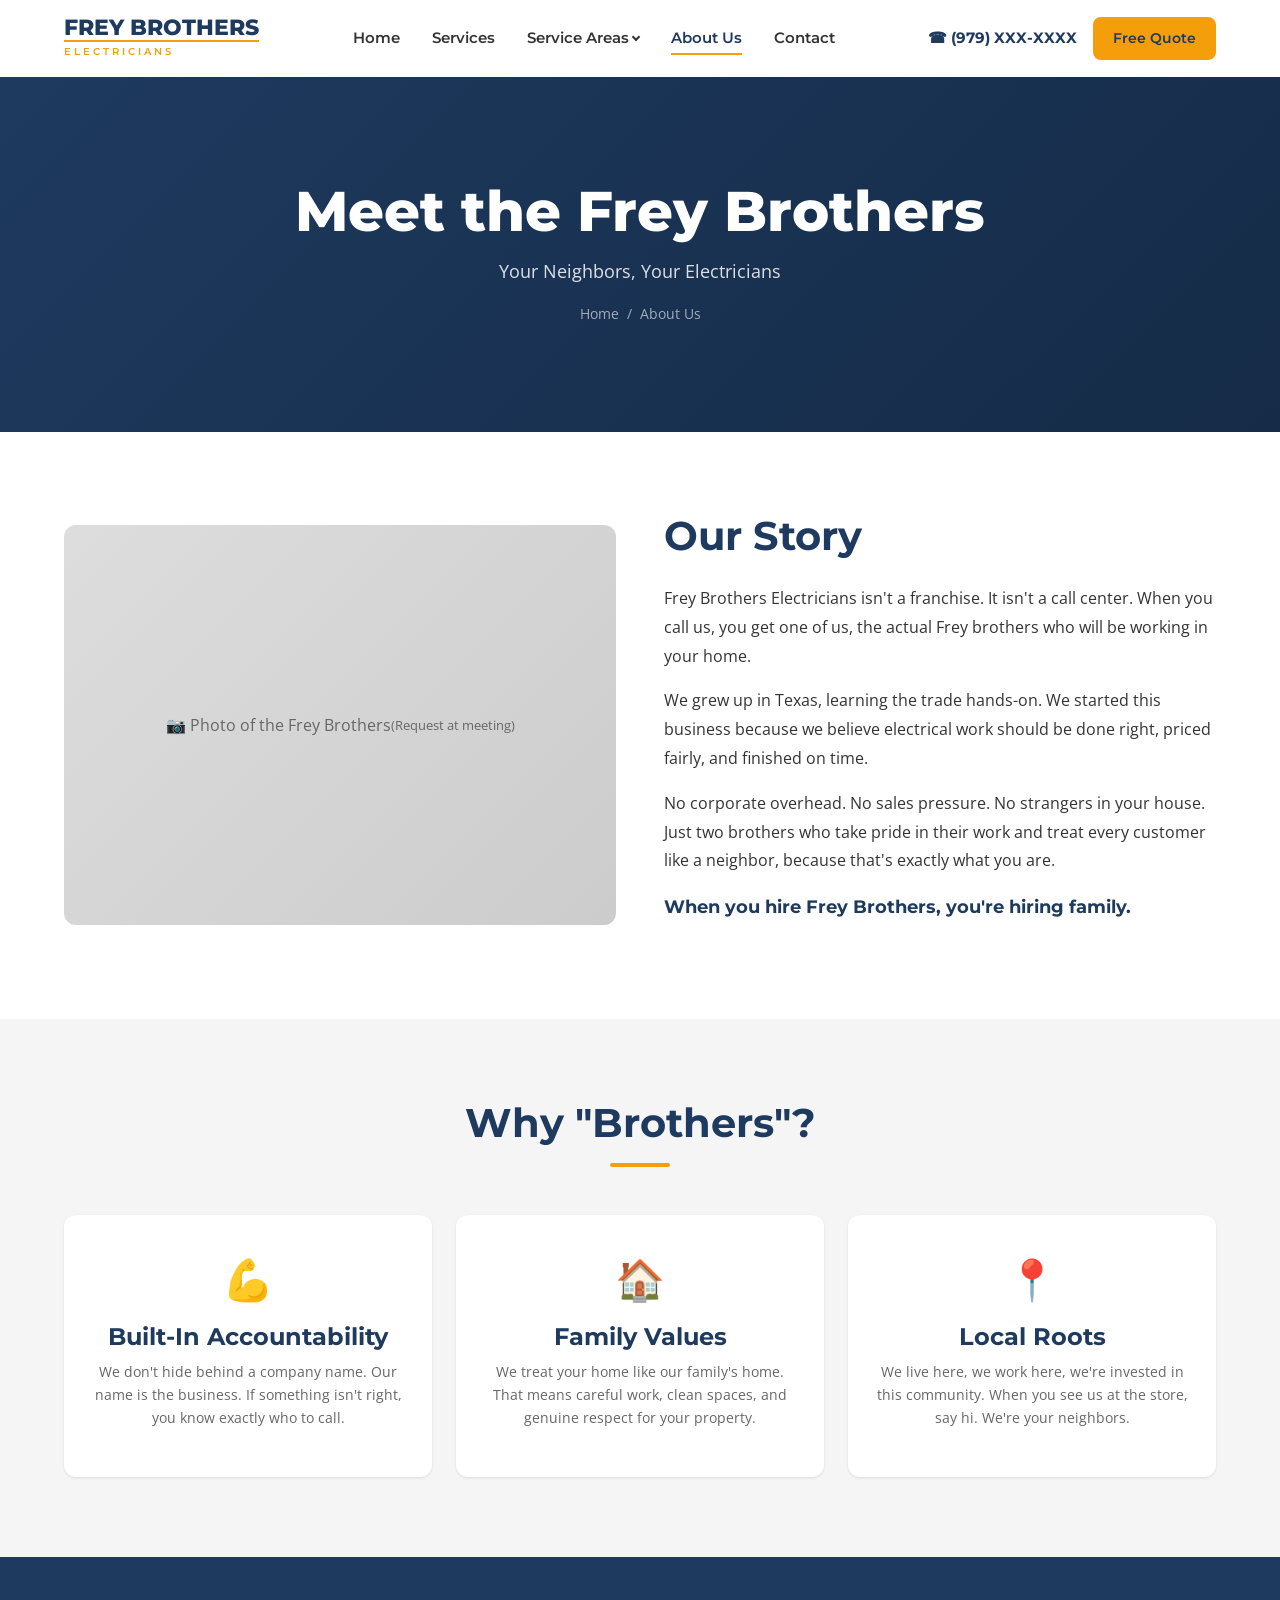
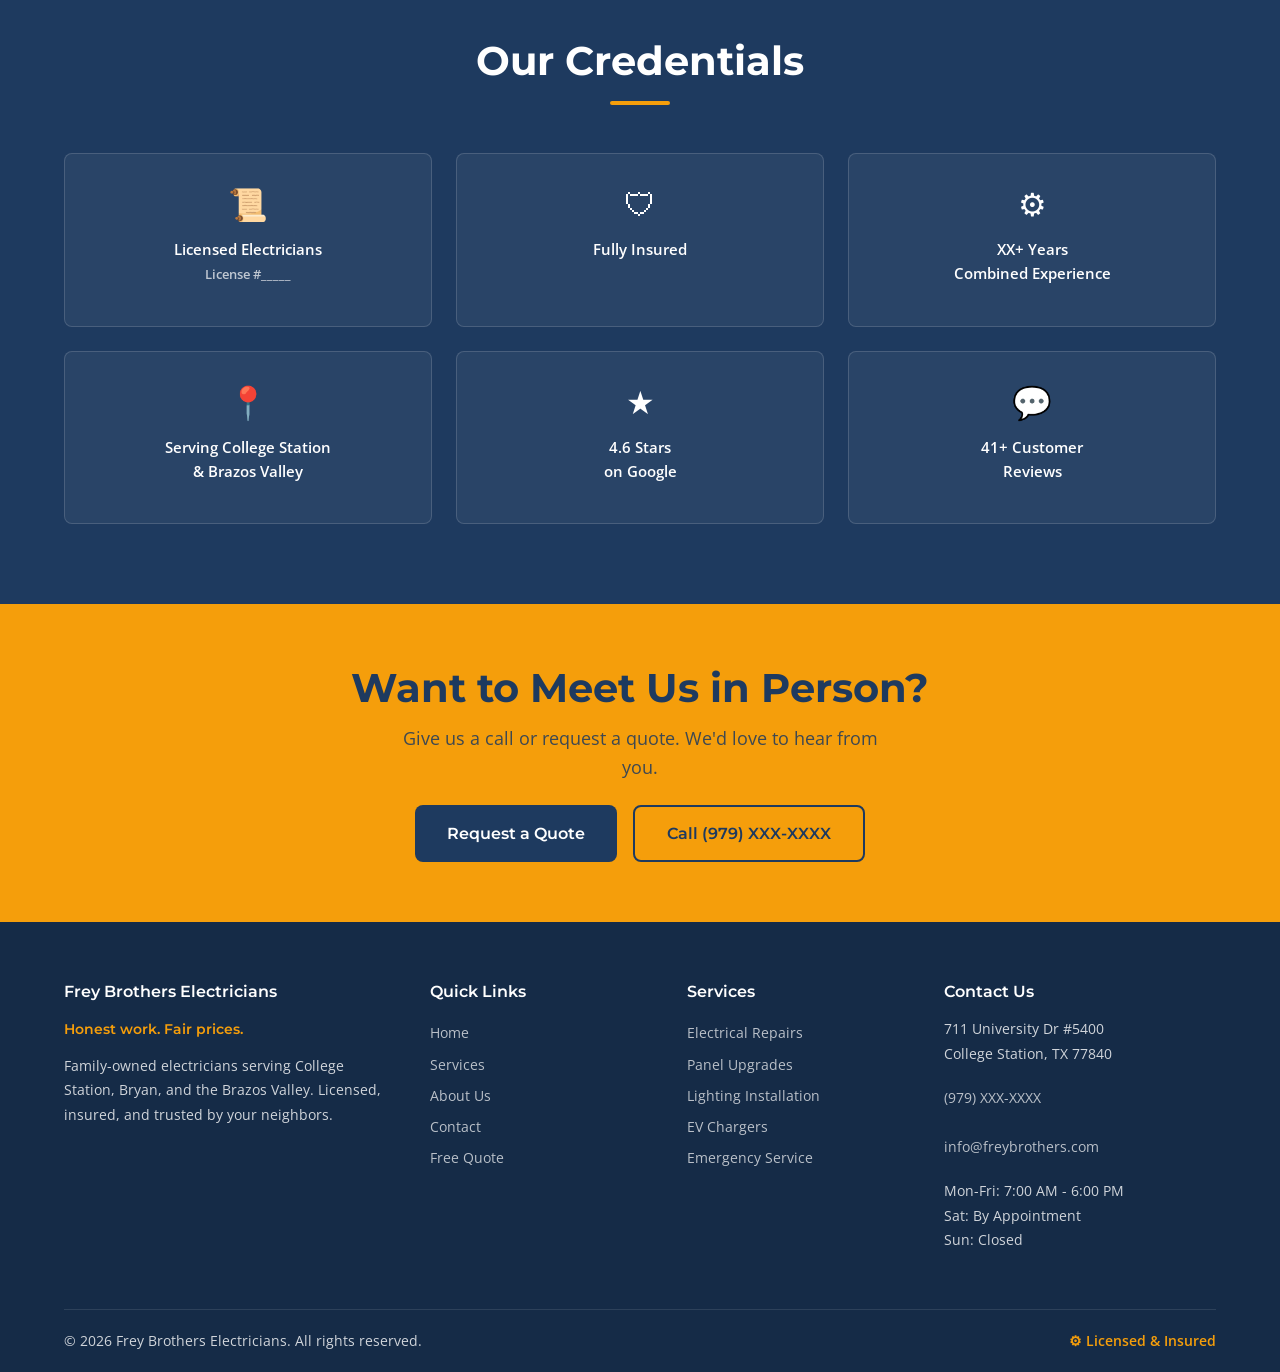
<file: about.html>
<!DOCTYPE html>
<html lang="en">
<head>
  <meta charset="UTF-8">
  <meta name="viewport" content="width=device-width, initial-scale=1.0">
  <title>About Us | Frey Brothers Electricians</title>
  <meta name="description" content="Meet the Frey Brothers - family-owned electricians in College Station, TX. Real brothers, real work, real trust. Learn our story.">
  <meta property="og:title" content="About Us | Frey Brothers Electricians">
  <meta property="og:description" content="Meet the actual brothers behind Frey Brothers Electricians. Family-owned, locally rooted, community trusted.">
  <meta property="og:type" content="website">
  <link rel="stylesheet" href="css/styles.css">
</head>
<body>

  <a href="#main" class="skip-link">Skip to main content</a>

  <!-- HEADER -->
  <header class="site-header">
    <div class="header-inner">
      <a href="index.html" class="logo">
        <span class="logo-name">FREY BROTHERS</span>
        <span class="logo-sub">Electricians</span>
      </a>
      <nav class="nav-desktop">
        <a href="index.html">Home</a>
        <a href="services.html">Services</a>
        <div class="nav-dropdown">
          <span>Service Areas</span>
          <div class="nav-dropdown-menu">
            <a href="areas/college-station.html">College Station</a>
            <a href="areas/bryan.html">Bryan</a>
            <a href="areas/navasota.html">Navasota</a>
            <a href="areas/brenham.html">Brenham</a>
            <a href="areas/caldwell.html">Caldwell</a>
            <a href="areas/madisonville.html">Madisonville</a>
            <a href="areas/hearne.html">Hearne</a>
            <a href="areas/franklin.html">Franklin</a>
          </div>
        </div>
        <a href="about.html" class="active">About Us</a>
        <a href="contact.html">Contact</a>
      </nav>
      <div class="header-cta">
        <a href="tel:+19795551234" class="header-phone">&#9742; (979) XXX-XXXX</a>
        <a href="contact.html" class="btn btn-primary btn-sm">Free Quote</a>
      </div>
      <button class="hamburger" aria-label="Menu">
        <span></span><span></span><span></span>
      </button>
    </div>
  </header>

  <nav class="nav-mobile">
    <button class="close-btn" aria-label="Close menu">&times;</button>
    <a href="index.html">Home</a>
    <a href="services.html">Services</a>
    <a href="#" class="mobile-dropdown-toggle" onclick="this.nextElementSibling.classList.toggle('open'); return false;">Service Areas &#9660;</a>
    <div class="mobile-dropdown-items">
      <a href="areas/college-station.html">College Station</a>
      <a href="areas/bryan.html">Bryan</a>
      <a href="areas/navasota.html">Navasota</a>
      <a href="areas/brenham.html">Brenham</a>
      <a href="areas/caldwell.html">Caldwell</a>
      <a href="areas/madisonville.html">Madisonville</a>
      <a href="areas/hearne.html">Hearne</a>
      <a href="areas/franklin.html">Franklin</a>
    </div>
    <a href="about.html">About Us</a>
    <a href="contact.html">Contact</a>
    <a href="tel:+19795551234" class="mobile-phone">&#9742; (979) XXX-XXXX</a>
  </nav>

  <main id="main">

    <!-- HERO -->
    <section class="hero-compact">
      <div class="container">
        <h1>Meet the Frey Brothers</h1>
        <p>Your Neighbors, Your Electricians</p>
        <div class="breadcrumb">
          <a href="index.html">Home</a><span class="sep">/</span><span>About Us</span>
        </div>
      </div>
    </section>

    <!-- OUR STORY -->
    <section class="section bg-white">
      <div class="container">
        <div class="about-story fade-up">
          <div class="about-photo-placeholder">
            &#128247; Photo of the Frey Brothers<br><small>(Request at meeting)</small>
          </div>
          <div class="about-text">
            <h2>Our Story</h2>
            <div class="accent-bar" style="margin: 16px 0 24px;"></div>
            <p>Frey Brothers Electricians isn't a franchise. It isn't a call center. When you call us, you get one of us, the actual Frey brothers who will be working in your home.</p>
            <p>We grew up in Texas, learning the trade hands-on. We started this business because we believe electrical work should be done right, priced fairly, and finished on time.</p>
            <p>No corporate overhead. No sales pressure. No strangers in your house. Just two brothers who take pride in their work and treat every customer like a neighbor, because that's exactly what you are.</p>
            <p class="highlight">When you hire Frey Brothers, you're hiring family.</p>
          </div>
        </div>
      </div>
    </section>

    <!-- WHY BROTHERS -->
    <section class="section bg-light">
      <div class="container">
        <div class="section-header">
          <h2>Why "Brothers"?</h2>
          <div class="accent-bar"></div>
        </div>
        <div class="why-brothers-grid">
          <div class="why-brother-card fade-up">
            <div class="wb-icon">&#128170;</div>
            <h3>Built-In Accountability</h3>
            <p>We don't hide behind a company name. Our name is the business. If something isn't right, you know exactly who to call.</p>
          </div>
          <div class="why-brother-card fade-up">
            <div class="wb-icon">&#127968;</div>
            <h3>Family Values</h3>
            <p>We treat your home like our family's home. That means careful work, clean spaces, and genuine respect for your property.</p>
          </div>
          <div class="why-brother-card fade-up">
            <div class="wb-icon">&#128205;</div>
            <h3>Local Roots</h3>
            <p>We live here, we work here, we're invested in this community. When you see us at the store, say hi. We're your neighbors.</p>
          </div>
        </div>
      </div>
    </section>

    <!-- CREDENTIALS -->
    <section class="section bg-primary text-white">
      <div class="container">
        <div class="section-header">
          <h2>Our Credentials</h2>
          <div class="accent-bar"></div>
        </div>
        <div class="credentials-grid">
          <div class="credential-item fade-up">
            <div class="cred-icon">&#128220;</div>
            <p>Licensed Electricians<br><small style="opacity:0.7;">License #_____</small></p>
          </div>
          <div class="credential-item fade-up">
            <div class="cred-icon">&#128737;</div>
            <p>Fully Insured</p>
          </div>
          <div class="credential-item fade-up">
            <div class="cred-icon">&#9881;</div>
            <p>XX+ Years<br>Combined Experience</p>
          </div>
          <div class="credential-item fade-up">
            <div class="cred-icon">&#128205;</div>
            <p>Serving College Station<br>&amp; Brazos Valley</p>
          </div>
          <div class="credential-item fade-up">
            <div class="cred-icon">&#9733;</div>
            <p>4.6 Stars<br>on Google</p>
          </div>
          <div class="credential-item fade-up">
            <div class="cred-icon">&#128172;</div>
            <p>41+ Customer<br>Reviews</p>
          </div>
        </div>
      </div>
    </section>

    <!-- BOTTOM CTA -->
    <section class="cta-banner">
      <div class="container">
        <h2>Want to Meet Us in Person?</h2>
        <p>Give us a call or request a quote. We'd love to hear from you.</p>
        <div class="btn-group">
          <a href="contact.html" class="btn btn-navy">Request a Quote</a>
          <a href="tel:+19795551234" class="btn btn-outline">Call (979) XXX-XXXX</a>
        </div>
      </div>
    </section>

  </main>

  <!-- FOOTER -->
  <footer class="site-footer">
    <div class="container">
      <div class="footer-grid">
        <div class="footer-col">
          <h4>Frey Brothers Electricians</h4>
          <p class="footer-tagline">Honest work. Fair prices.</p>
          <p>Family-owned electricians serving College Station, Bryan, and the Brazos Valley. Licensed, insured, and trusted by your neighbors.</p>
        </div>
        <div class="footer-col">
          <h4>Quick Links</h4>
          <a href="index.html">Home</a>
          <a href="services.html">Services</a>
          <a href="about.html">About Us</a>
          <a href="contact.html">Contact</a>
          <a href="contact.html">Free Quote</a>
        </div>
        <div class="footer-col">
          <h4>Services</h4>
          <a href="services.html">Electrical Repairs</a>
          <a href="services.html">Panel Upgrades</a>
          <a href="services.html">Lighting Installation</a>
          <a href="services.html">EV Chargers</a>
          <a href="services.html">Emergency Service</a>
        </div>
        <div class="footer-col">
          <h4>Contact Us</h4>
          <p>711 University Dr #5400<br>College Station, TX 77840</p>
          <p><a href="tel:+19795551234">(979) XXX-XXXX</a></p>
          <p><a href="mailto:info@freybrothers.com">info@freybrothers.com</a></p>
          <p>Mon-Fri: 7:00 AM - 6:00 PM<br>Sat: By Appointment<br>Sun: Closed</p>
        </div>
      </div>
      <div class="footer-bottom">
        <span>&copy; 2026 Frey Brothers Electricians. All rights reserved.</span>
        <span class="footer-badge">&#9881; Licensed &amp; Insured</span>
      </div>
    </div>
  </footer>

  <script src="js/main.js"></script>
</body>
</html>
</file>
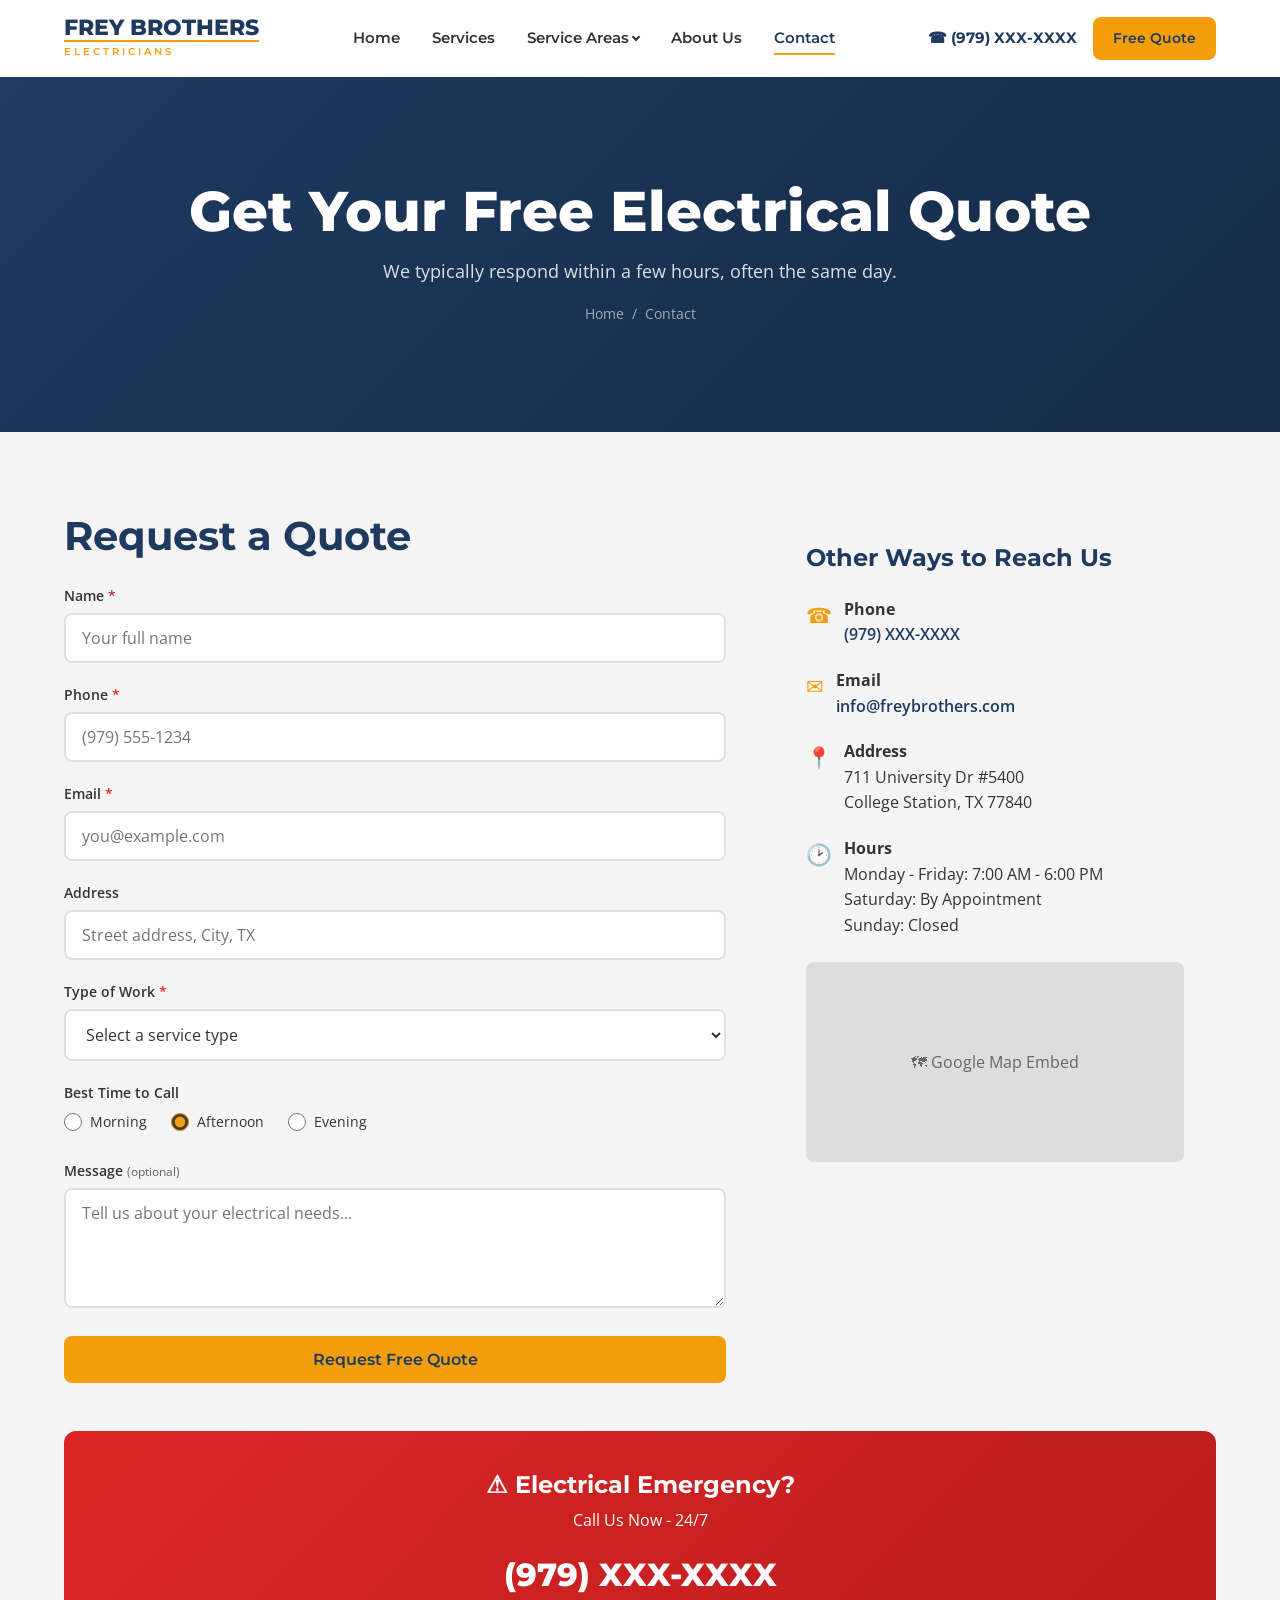
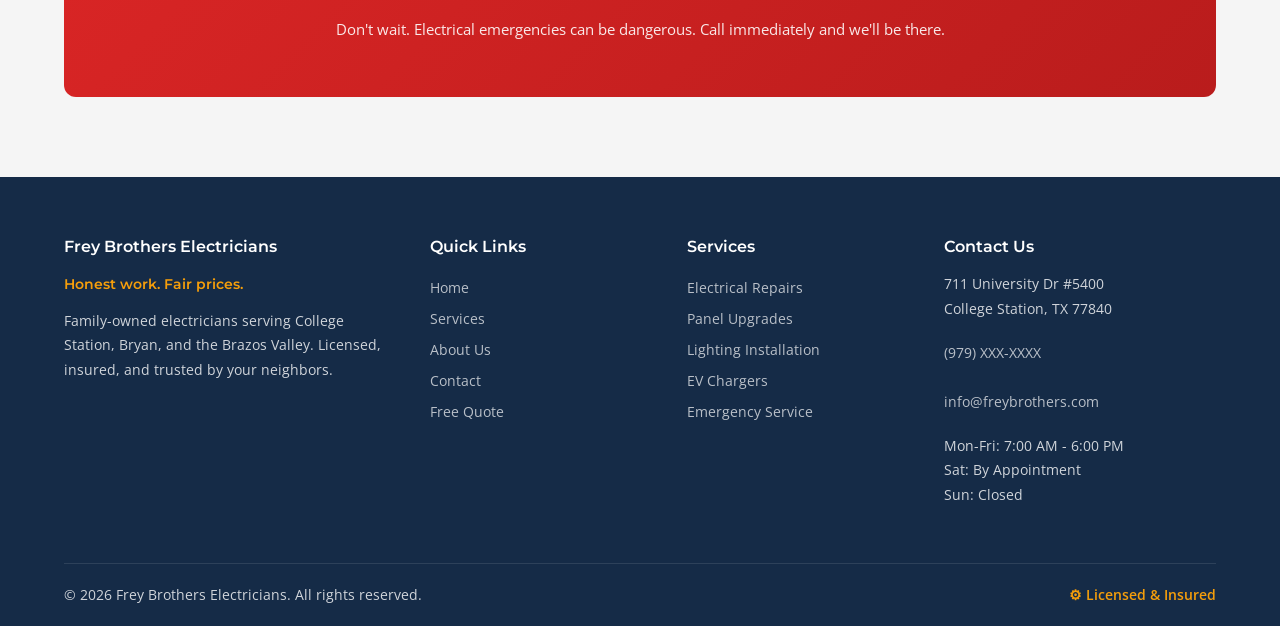
<file: contact.html>
<!DOCTYPE html>
<html lang="en">
<head>
  <meta charset="UTF-8">
  <meta name="viewport" content="width=device-width, initial-scale=1.0">
  <title>Contact Us | Frey Brothers Electricians</title>
  <meta name="description" content="Get a free electrical quote from Frey Brothers Electricians. Serving College Station, Bryan, and the Brazos Valley. Call or fill out our form.">
  <meta property="og:title" content="Contact Us | Frey Brothers Electricians">
  <meta property="og:description" content="Request a free electrical quote. Family-owned, fast response, no obligation.">
  <meta property="og:type" content="website">
  <link rel="stylesheet" href="css/styles.css">
</head>
<body>

  <a href="#main" class="skip-link">Skip to main content</a>

  <!-- HEADER -->
  <header class="site-header">
    <div class="header-inner">
      <a href="index.html" class="logo">
        <span class="logo-name">FREY BROTHERS</span>
        <span class="logo-sub">Electricians</span>
      </a>
      <nav class="nav-desktop">
        <a href="index.html">Home</a>
        <a href="services.html">Services</a>
        <div class="nav-dropdown">
          <span>Service Areas</span>
          <div class="nav-dropdown-menu">
            <a href="areas/college-station.html">College Station</a>
            <a href="areas/bryan.html">Bryan</a>
            <a href="areas/navasota.html">Navasota</a>
            <a href="areas/brenham.html">Brenham</a>
            <a href="areas/caldwell.html">Caldwell</a>
            <a href="areas/madisonville.html">Madisonville</a>
            <a href="areas/hearne.html">Hearne</a>
            <a href="areas/franklin.html">Franklin</a>
          </div>
        </div>
        <a href="about.html">About Us</a>
        <a href="contact.html" class="active">Contact</a>
      </nav>
      <div class="header-cta">
        <a href="tel:+19795551234" class="header-phone">&#9742; (979) XXX-XXXX</a>
        <a href="contact.html" class="btn btn-primary btn-sm">Free Quote</a>
      </div>
      <button class="hamburger" aria-label="Menu">
        <span></span><span></span><span></span>
      </button>
    </div>
  </header>

  <nav class="nav-mobile">
    <button class="close-btn" aria-label="Close menu">&times;</button>
    <a href="index.html">Home</a>
    <a href="services.html">Services</a>
    <a href="#" class="mobile-dropdown-toggle" onclick="this.nextElementSibling.classList.toggle('open'); return false;">Service Areas &#9660;</a>
    <div class="mobile-dropdown-items">
      <a href="areas/college-station.html">College Station</a>
      <a href="areas/bryan.html">Bryan</a>
      <a href="areas/navasota.html">Navasota</a>
      <a href="areas/brenham.html">Brenham</a>
      <a href="areas/caldwell.html">Caldwell</a>
      <a href="areas/madisonville.html">Madisonville</a>
      <a href="areas/hearne.html">Hearne</a>
      <a href="areas/franklin.html">Franklin</a>
    </div>
    <a href="about.html">About Us</a>
    <a href="contact.html">Contact</a>
    <a href="tel:+19795551234" class="mobile-phone">&#9742; (979) XXX-XXXX</a>
  </nav>

  <main id="main">

    <!-- HERO -->
    <section class="hero-compact">
      <div class="container">
        <h1>Get Your Free Electrical Quote</h1>
        <p>We typically respond within a few hours, often the same day.</p>
        <div class="breadcrumb">
          <a href="index.html">Home</a><span class="sep">/</span><span>Contact</span>
        </div>
      </div>
    </section>

    <!-- CONTACT FORM + INFO -->
    <section class="section bg-light">
      <div class="container">
        <div class="contact-layout">

          <!-- FORM -->
          <div class="fade-up">
            <h2 style="margin-bottom: 24px;">Request a Quote</h2>
            <form class="quote-form">
              <div class="form-group">
                <label for="name">Name <span class="required">*</span></label>
                <input type="text" id="name" name="name" placeholder="Your full name" required>
              </div>
              <div class="form-group">
                <label for="phone">Phone <span class="required">*</span></label>
                <input type="tel" id="phone" name="phone" placeholder="(979) 555-1234" required>
              </div>
              <div class="form-group">
                <label for="email">Email <span class="required">*</span></label>
                <input type="email" id="email" name="email" placeholder="you@example.com" required>
              </div>
              <div class="form-group">
                <label for="address">Address</label>
                <input type="text" id="address" name="address" placeholder="Street address, City, TX">
              </div>
              <div class="form-group">
                <label for="work-type">Type of Work <span class="required">*</span></label>
                <select id="work-type" name="work-type" required>
                  <option value="" disabled selected>Select a service type</option>
                  <option value="repair">Repair</option>
                  <option value="installation">Installation</option>
                  <option value="upgrade">Upgrade</option>
                  <option value="emergency">Emergency</option>
                  <option value="inspection">Inspection</option>
                  <option value="other">Other</option>
                </select>
              </div>
              <div class="form-group">
                <label>Best Time to Call</label>
                <div class="radio-group">
                  <label><input type="radio" name="callback-time" value="morning"> Morning</label>
                  <label><input type="radio" name="callback-time" value="afternoon" checked> Afternoon</label>
                  <label><input type="radio" name="callback-time" value="evening"> Evening</label>
                </div>
              </div>
              <div class="form-group">
                <label for="message">Message <small style="font-weight:400; color: var(--text-light);">(optional)</small></label>
                <textarea id="message" name="message" placeholder="Tell us about your electrical needs..."></textarea>
              </div>
              <button type="submit" class="btn btn-primary btn-full submit-btn">Request Free Quote</button>
            </form>
          </div>

          <!-- CONTACT INFO -->
          <div class="fade-up">
            <div class="contact-info-card">
              <h3>Other Ways to Reach Us</h3>

              <div class="contact-detail">
                <span class="cd-icon">&#9742;</span>
                <div>
                  <strong>Phone</strong>
                  <p><a href="tel:+19795551234">(979) XXX-XXXX</a></p>
                </div>
              </div>

              <div class="contact-detail">
                <span class="cd-icon">&#9993;</span>
                <div>
                  <strong>Email</strong>
                  <p><a href="mailto:info@freybrothers.com">info@freybrothers.com</a></p>
                </div>
              </div>

              <div class="contact-detail">
                <span class="cd-icon">&#128205;</span>
                <div>
                  <strong>Address</strong>
                  <p>711 University Dr #5400<br>College Station, TX 77840</p>
                </div>
              </div>

              <div class="contact-detail">
                <span class="cd-icon">&#128337;</span>
                <div>
                  <strong>Hours</strong>
                  <p>
                    Monday - Friday: 7:00 AM - 6:00 PM<br>
                    Saturday: By Appointment<br>
                    Sunday: Closed
                  </p>
                </div>
              </div>

              <div class="map-placeholder" style="height: 200px; margin-top: 24px;">
                &#128506; Google Map Embed
              </div>
            </div>
          </div>

        </div>

        <!-- EMERGENCY BANNER -->
        <div class="emergency-banner fade-up">
          <h3>&#9888; Electrical Emergency?</h3>
          <span>Call Us Now - 24/7</span>
          <a href="tel:+19795551234" class="emergency-phone">(979) XXX-XXXX</a>
          <p>Don't wait. Electrical emergencies can be dangerous. Call immediately and we'll be there.</p>
        </div>

      </div>
    </section>

  </main>

  <!-- FOOTER -->
  <footer class="site-footer">
    <div class="container">
      <div class="footer-grid">
        <div class="footer-col">
          <h4>Frey Brothers Electricians</h4>
          <p class="footer-tagline">Honest work. Fair prices.</p>
          <p>Family-owned electricians serving College Station, Bryan, and the Brazos Valley. Licensed, insured, and trusted by your neighbors.</p>
        </div>
        <div class="footer-col">
          <h4>Quick Links</h4>
          <a href="index.html">Home</a>
          <a href="services.html">Services</a>
          <a href="about.html">About Us</a>
          <a href="contact.html">Contact</a>
          <a href="contact.html">Free Quote</a>
        </div>
        <div class="footer-col">
          <h4>Services</h4>
          <a href="services.html">Electrical Repairs</a>
          <a href="services.html">Panel Upgrades</a>
          <a href="services.html">Lighting Installation</a>
          <a href="services.html">EV Chargers</a>
          <a href="services.html">Emergency Service</a>
        </div>
        <div class="footer-col">
          <h4>Contact Us</h4>
          <p>711 University Dr #5400<br>College Station, TX 77840</p>
          <p><a href="tel:+19795551234">(979) XXX-XXXX</a></p>
          <p><a href="mailto:info@freybrothers.com">info@freybrothers.com</a></p>
          <p>Mon-Fri: 7:00 AM - 6:00 PM<br>Sat: By Appointment<br>Sun: Closed</p>
        </div>
      </div>
      <div class="footer-bottom">
        <span>&copy; 2026 Frey Brothers Electricians. All rights reserved.</span>
        <span class="footer-badge">&#9881; Licensed &amp; Insured</span>
      </div>
    </div>
  </footer>

  <script src="js/main.js"></script>
</body>
</html>
</file>
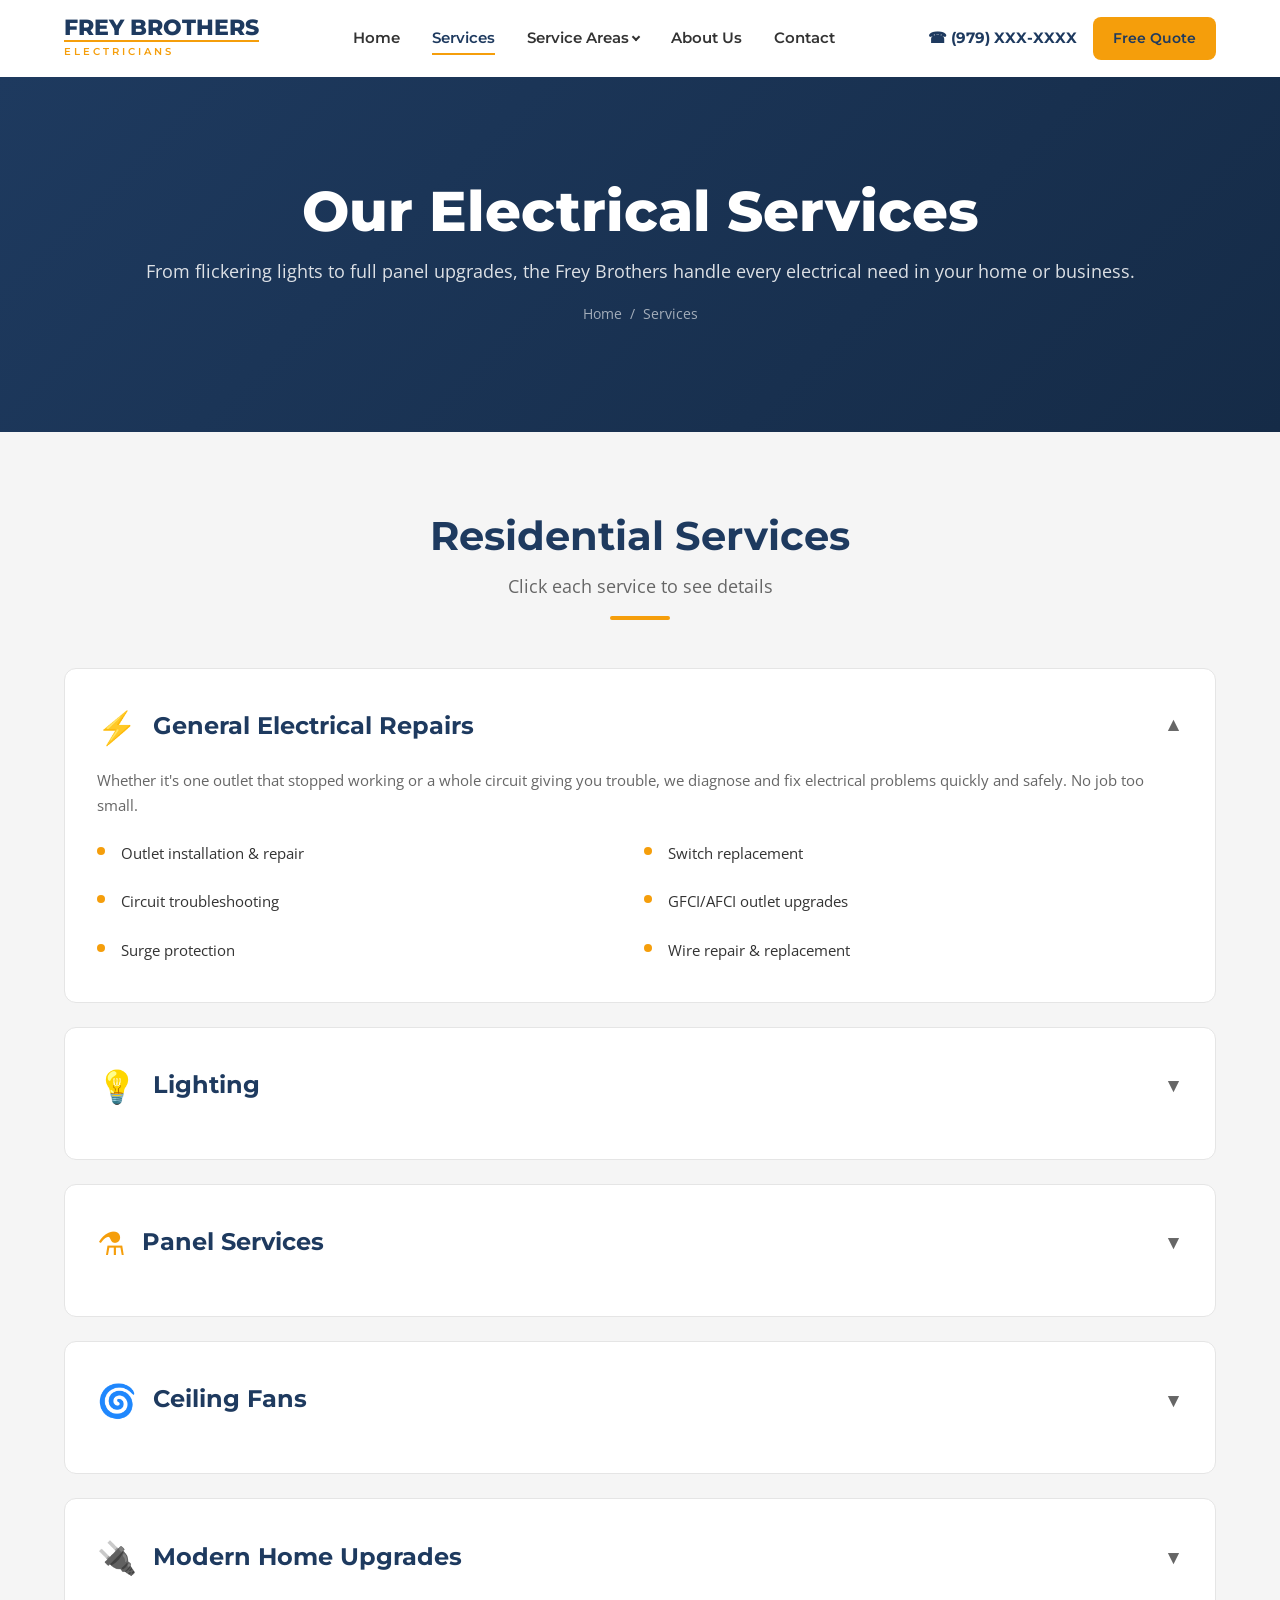
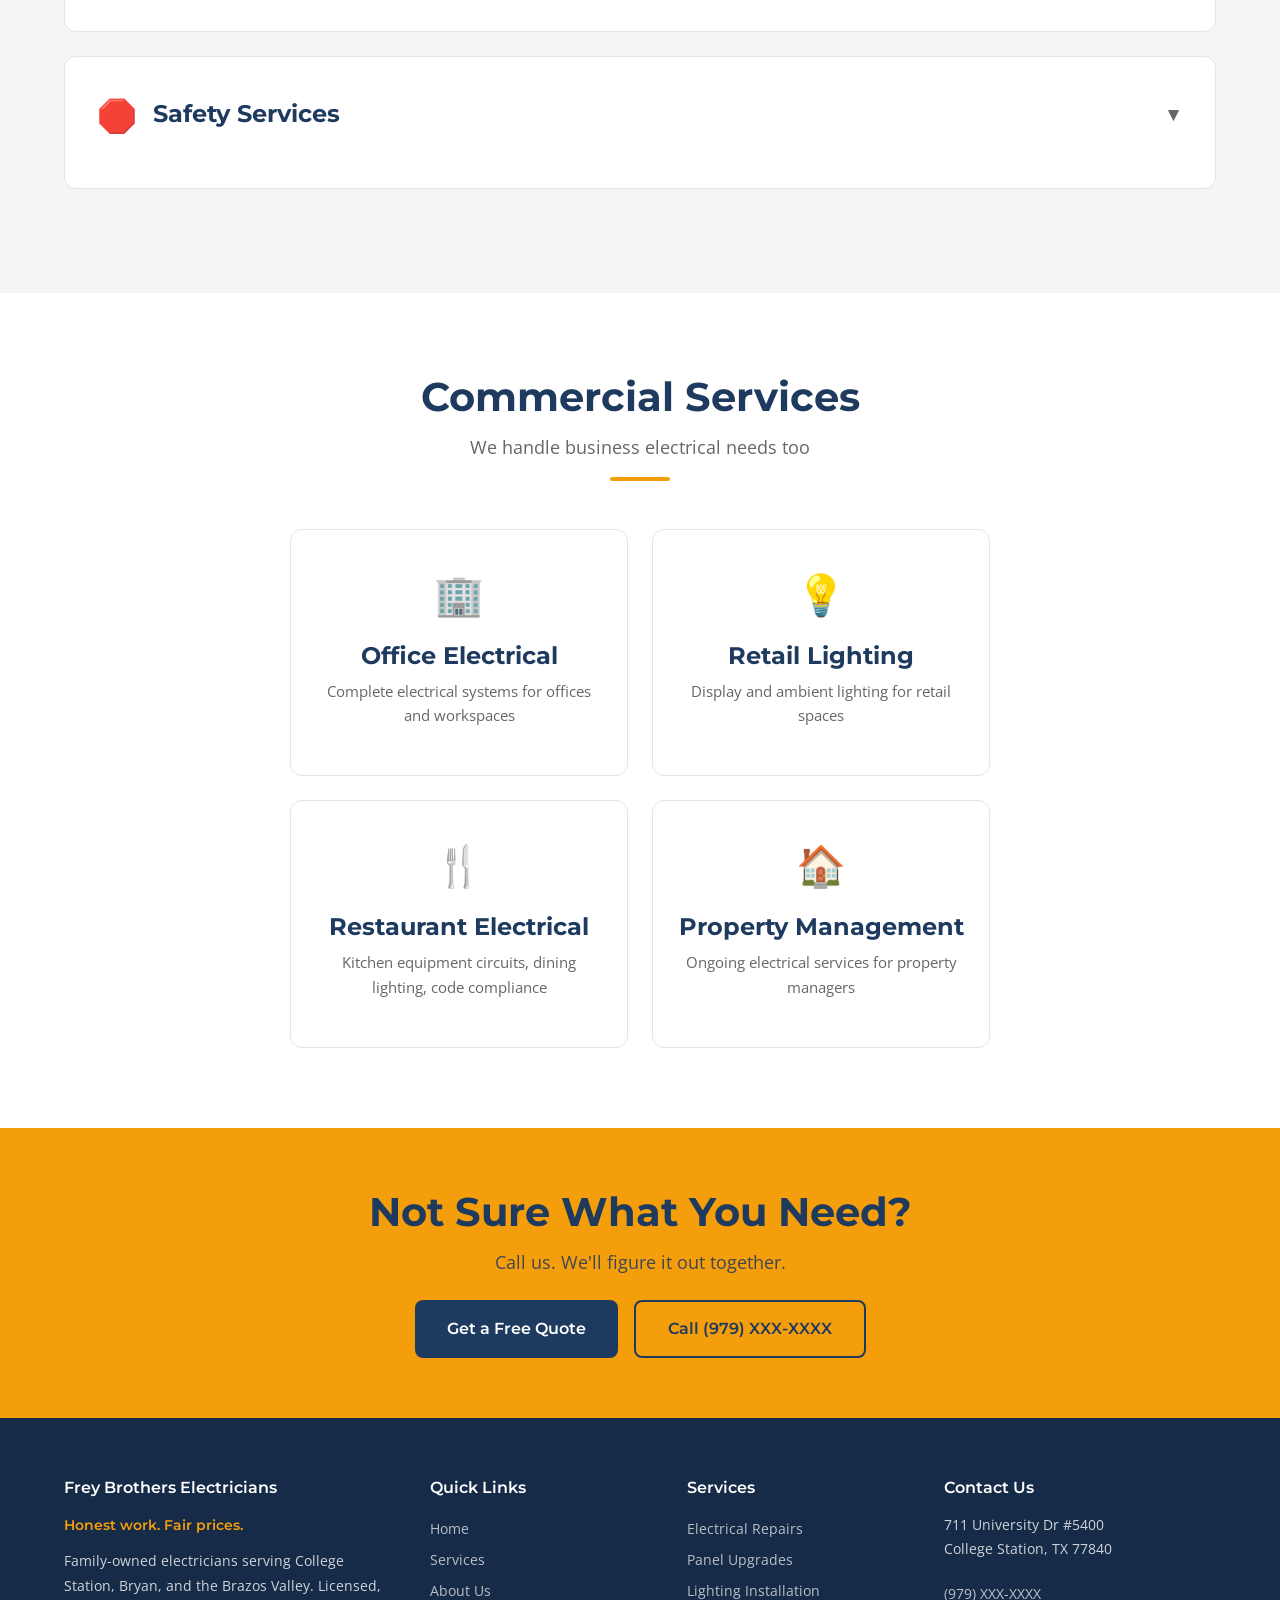
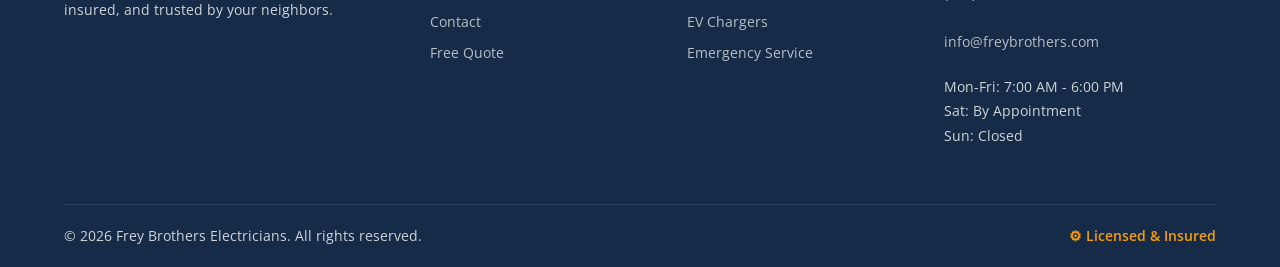
<file: services.html>
<!DOCTYPE html>
<html lang="en">
<head>
  <meta charset="UTF-8">
  <meta name="viewport" content="width=device-width, initial-scale=1.0">
  <title>Our Services | Frey Brothers Electricians</title>
  <meta name="description" content="Full electrical services from Frey Brothers - repairs, panel upgrades, lighting, EV chargers, ceiling fans, emergency service. Serving College Station & Bryan.">
  <meta property="og:title" content="Electrical Services | Frey Brothers Electricians">
  <meta property="og:description" content="Residential and commercial electrical services in College Station, TX. Licensed, insured, family-owned.">
  <meta property="og:type" content="website">
  <link rel="stylesheet" href="css/styles.css">
</head>
<body>

  <a href="#main" class="skip-link">Skip to main content</a>

  <!-- HEADER -->
  <header class="site-header">
    <div class="header-inner">
      <a href="index.html" class="logo">
        <span class="logo-name">FREY BROTHERS</span>
        <span class="logo-sub">Electricians</span>
      </a>
      <nav class="nav-desktop">
        <a href="index.html">Home</a>
        <a href="services.html" class="active">Services</a>
        <div class="nav-dropdown">
          <span>Service Areas</span>
          <div class="nav-dropdown-menu">
            <a href="areas/college-station.html">College Station</a>
            <a href="areas/bryan.html">Bryan</a>
            <a href="areas/navasota.html">Navasota</a>
            <a href="areas/brenham.html">Brenham</a>
            <a href="areas/caldwell.html">Caldwell</a>
            <a href="areas/madisonville.html">Madisonville</a>
            <a href="areas/hearne.html">Hearne</a>
            <a href="areas/franklin.html">Franklin</a>
          </div>
        </div>
        <a href="about.html">About Us</a>
        <a href="contact.html">Contact</a>
      </nav>
      <div class="header-cta">
        <a href="tel:+19795551234" class="header-phone">&#9742; (979) XXX-XXXX</a>
        <a href="contact.html" class="btn btn-primary btn-sm">Free Quote</a>
      </div>
      <button class="hamburger" aria-label="Menu">
        <span></span><span></span><span></span>
      </button>
    </div>
  </header>

  <nav class="nav-mobile">
    <button class="close-btn" aria-label="Close menu">&times;</button>
    <a href="index.html">Home</a>
    <a href="services.html">Services</a>
    <a href="#" class="mobile-dropdown-toggle" onclick="this.nextElementSibling.classList.toggle('open'); return false;">Service Areas &#9660;</a>
    <div class="mobile-dropdown-items">
      <a href="areas/college-station.html">College Station</a>
      <a href="areas/bryan.html">Bryan</a>
      <a href="areas/navasota.html">Navasota</a>
      <a href="areas/brenham.html">Brenham</a>
      <a href="areas/caldwell.html">Caldwell</a>
      <a href="areas/madisonville.html">Madisonville</a>
      <a href="areas/hearne.html">Hearne</a>
      <a href="areas/franklin.html">Franklin</a>
    </div>
    <a href="about.html">About Us</a>
    <a href="contact.html">Contact</a>
    <a href="tel:+19795551234" class="mobile-phone">&#9742; (979) XXX-XXXX</a>
  </nav>

  <main id="main">

    <!-- HERO -->
    <section class="hero-compact">
      <div class="container">
        <h1>Our Electrical Services</h1>
        <p>From flickering lights to full panel upgrades, the Frey Brothers handle every electrical need in your home or business.</p>
        <div class="breadcrumb">
          <a href="index.html">Home</a><span class="sep">/</span><span>Services</span>
        </div>
      </div>
    </section>

    <!-- RESIDENTIAL SERVICES -->
    <section class="section bg-light">
      <div class="container">
        <div class="section-header">
          <h2>Residential Services</h2>
          <p>Click each service to see details</p>
          <div class="accent-bar"></div>
        </div>

        <!-- Group 1 -->
        <div class="service-group fade-up">
          <div class="service-group-header">
            <span class="group-icon">&#9889;</span>
            <h3>General Electrical Repairs</h3>
            <span class="chevron">&#9660;</span>
          </div>
          <div class="service-group-body">
            <p class="group-desc">Whether it's one outlet that stopped working or a whole circuit giving you trouble, we diagnose and fix electrical problems quickly and safely. No job too small.</p>
            <ul class="service-list">
              <li>Outlet installation &amp; repair</li>
              <li>Switch replacement</li>
              <li>Circuit troubleshooting</li>
              <li>GFCI/AFCI outlet upgrades</li>
              <li>Surge protection</li>
              <li>Wire repair &amp; replacement</li>
            </ul>
          </div>
        </div>

        <!-- Group 2 -->
        <div class="service-group fade-up">
          <div class="service-group-header">
            <span class="group-icon">&#128161;</span>
            <h3>Lighting</h3>
            <span class="chevron">&#9660;</span>
          </div>
          <div class="service-group-body">
            <p class="group-desc">Good lighting transforms a space. Bad wiring creates fire hazards. We do it right.</p>
            <ul class="service-list">
              <li>Indoor lighting installation</li>
              <li>Outdoor &amp; landscape lighting</li>
              <li>LED conversions &amp; upgrades</li>
              <li>Recessed lighting</li>
              <li>Under-cabinet lighting</li>
              <li>Security lighting</li>
              <li>Motion sensor installation</li>
            </ul>
          </div>
        </div>

        <!-- Group 3 -->
        <div class="service-group fade-up">
          <div class="service-group-header">
            <span class="group-icon">&#9879;</span>
            <h3>Panel Services</h3>
            <span class="chevron">&#9660;</span>
          </div>
          <div class="service-group-body">
            <p class="group-desc">Older homes often have 100-amp or even 60-amp panels that can't handle modern electrical loads. New panels increase capacity, improve safety, and are often required for EV chargers or home additions.</p>
            <ul class="service-list">
              <li>Electrical panel upgrades</li>
              <li>Circuit breaker replacement</li>
              <li>Subpanel installation</li>
              <li>Load calculations</li>
              <li>Safety inspections</li>
            </ul>
          </div>
        </div>

        <!-- Group 4 -->
        <div class="service-group fade-up">
          <div class="service-group-header">
            <span class="group-icon">&#127744;</span>
            <h3>Ceiling Fans</h3>
            <span class="chevron">&#9660;</span>
          </div>
          <div class="service-group-body">
            <p class="group-desc">Ceiling fans involve both electrical wiring and mounting to ceiling joists. Improper installation can cause wobbling, noise, or fire hazards. Let a pro handle it.</p>
            <ul class="service-list">
              <li>Ceiling fan installation</li>
              <li>Ceiling fan replacement</li>
              <li>Fan repair &amp; troubleshooting</li>
              <li>Balancing &amp; noise fixes</li>
            </ul>
          </div>
        </div>

        <!-- Group 5 -->
        <div class="service-group fade-up">
          <div class="service-group-header">
            <span class="group-icon">&#128268;</span>
            <h3>Modern Home Upgrades</h3>
            <span class="chevron">&#9660;</span>
          </div>
          <div class="service-group-body">
            <p class="group-desc">Bring your home into the modern era with the latest electrical technology.</p>
            <ul class="service-list">
              <li>EV charger installation (Level 2)</li>
              <li>USB outlet installation</li>
              <li>Smart switch &amp; dimmer installation</li>
              <li>Whole-home surge protection</li>
              <li>Generator hookup</li>
            </ul>
          </div>
        </div>

        <!-- Group 6 -->
        <div class="service-group fade-up">
          <div class="service-group-header">
            <span class="group-icon">&#128721;</span>
            <h3>Safety Services</h3>
            <span class="chevron">&#9660;</span>
          </div>
          <div class="service-group-body">
            <p class="group-desc">Modern code requires interconnected detectors. When one goes off, they all go off. This saves lives.</p>
            <ul class="service-list">
              <li>Smoke detector installation</li>
              <li>Carbon monoxide detector installation</li>
              <li>Code compliance inspections</li>
              <li>Aluminum wiring evaluation</li>
            </ul>
          </div>
        </div>

      </div>
    </section>

    <!-- COMMERCIAL SERVICES -->
    <section class="section bg-white">
      <div class="container">
        <div class="section-header">
          <h2>Commercial Services</h2>
          <p>We handle business electrical needs too</p>
          <div class="accent-bar"></div>
        </div>
        <div class="services-grid" style="grid-template-columns: repeat(2, 1fr); max-width: 700px; margin: 0 auto;">
          <div class="service-card fade-up">
            <div class="card-icon">&#127970;</div>
            <h3>Office Electrical</h3>
            <p>Complete electrical systems for offices and workspaces</p>
          </div>
          <div class="service-card fade-up">
            <div class="card-icon">&#128161;</div>
            <h3>Retail Lighting</h3>
            <p>Display and ambient lighting for retail spaces</p>
          </div>
          <div class="service-card fade-up">
            <div class="card-icon">&#127860;</div>
            <h3>Restaurant Electrical</h3>
            <p>Kitchen equipment circuits, dining lighting, code compliance</p>
          </div>
          <div class="service-card fade-up">
            <div class="card-icon">&#127968;</div>
            <h3>Property Management</h3>
            <p>Ongoing electrical services for property managers</p>
          </div>
        </div>
      </div>
    </section>

    <!-- BOTTOM CTA -->
    <section class="cta-banner">
      <div class="container">
        <h2>Not Sure What You Need?</h2>
        <p>Call us. We'll figure it out together.</p>
        <div class="btn-group">
          <a href="contact.html" class="btn btn-navy">Get a Free Quote</a>
          <a href="tel:+19795551234" class="btn btn-outline">Call (979) XXX-XXXX</a>
        </div>
      </div>
    </section>

  </main>

  <!-- FOOTER -->
  <footer class="site-footer">
    <div class="container">
      <div class="footer-grid">
        <div class="footer-col">
          <h4>Frey Brothers Electricians</h4>
          <p class="footer-tagline">Honest work. Fair prices.</p>
          <p>Family-owned electricians serving College Station, Bryan, and the Brazos Valley. Licensed, insured, and trusted by your neighbors.</p>
        </div>
        <div class="footer-col">
          <h4>Quick Links</h4>
          <a href="index.html">Home</a>
          <a href="services.html">Services</a>
          <a href="about.html">About Us</a>
          <a href="contact.html">Contact</a>
          <a href="contact.html">Free Quote</a>
        </div>
        <div class="footer-col">
          <h4>Services</h4>
          <a href="services.html">Electrical Repairs</a>
          <a href="services.html">Panel Upgrades</a>
          <a href="services.html">Lighting Installation</a>
          <a href="services.html">EV Chargers</a>
          <a href="services.html">Emergency Service</a>
        </div>
        <div class="footer-col">
          <h4>Contact Us</h4>
          <p>711 University Dr #5400<br>College Station, TX 77840</p>
          <p><a href="tel:+19795551234">(979) XXX-XXXX</a></p>
          <p><a href="mailto:info@freybrothers.com">info@freybrothers.com</a></p>
          <p>Mon-Fri: 7:00 AM - 6:00 PM<br>Sat: By Appointment<br>Sun: Closed</p>
        </div>
      </div>
      <div class="footer-bottom">
        <span>&copy; 2026 Frey Brothers Electricians. All rights reserved.</span>
        <span class="footer-badge">&#9881; Licensed &amp; Insured</span>
      </div>
    </div>
  </footer>

  <script src="js/main.js"></script>
</body>
</html>
</file>
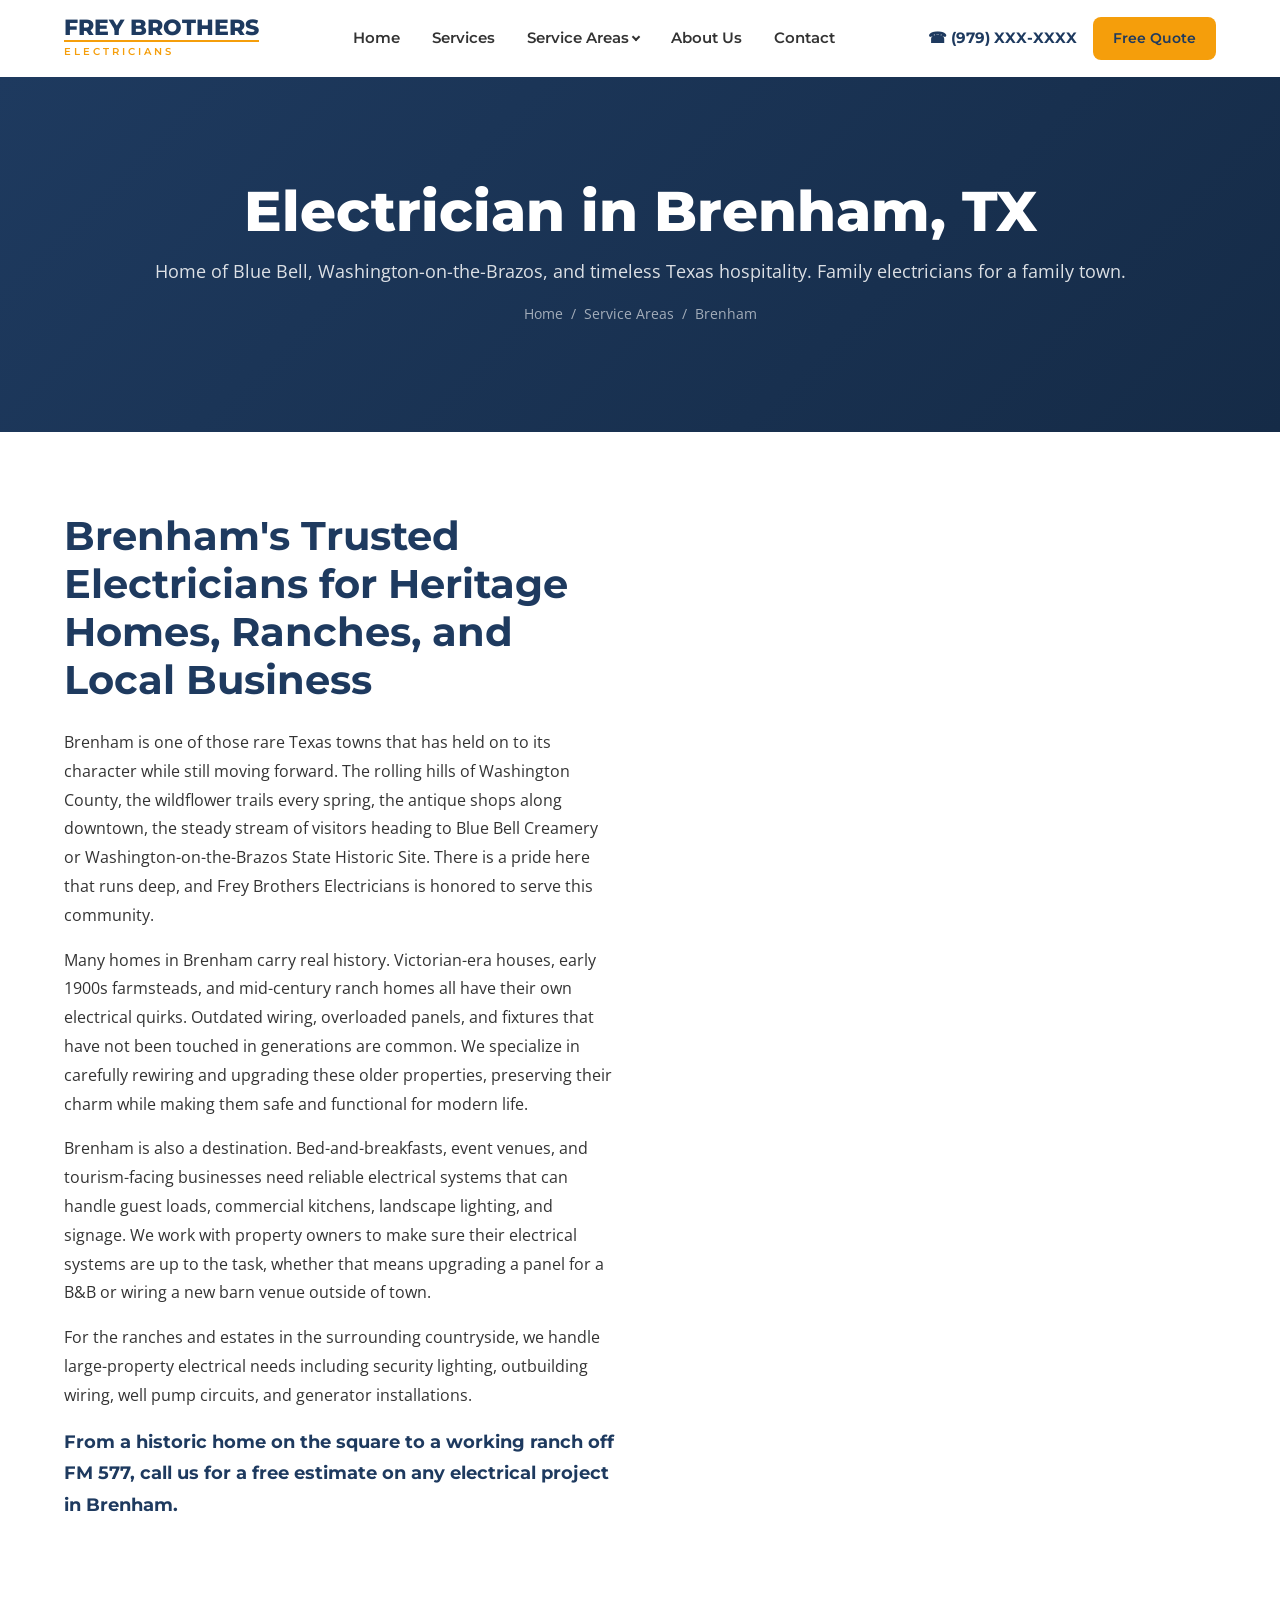
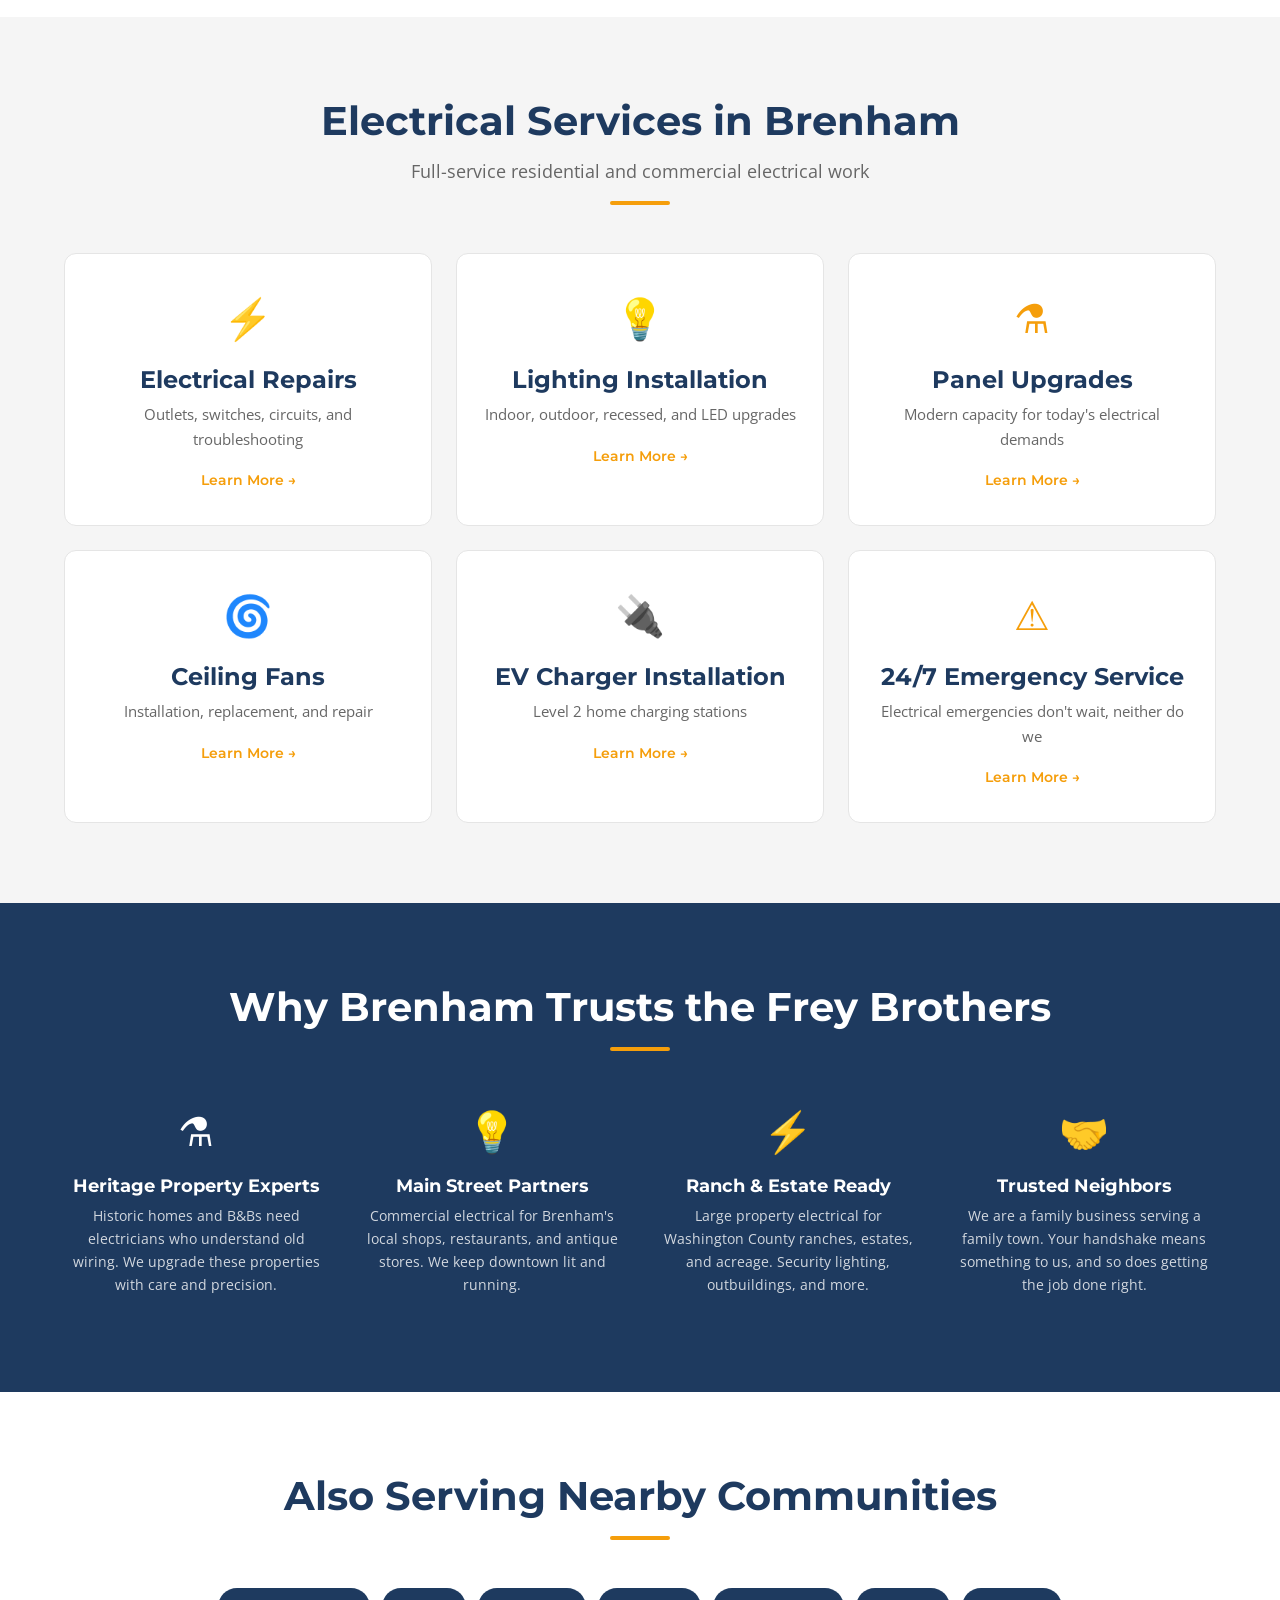
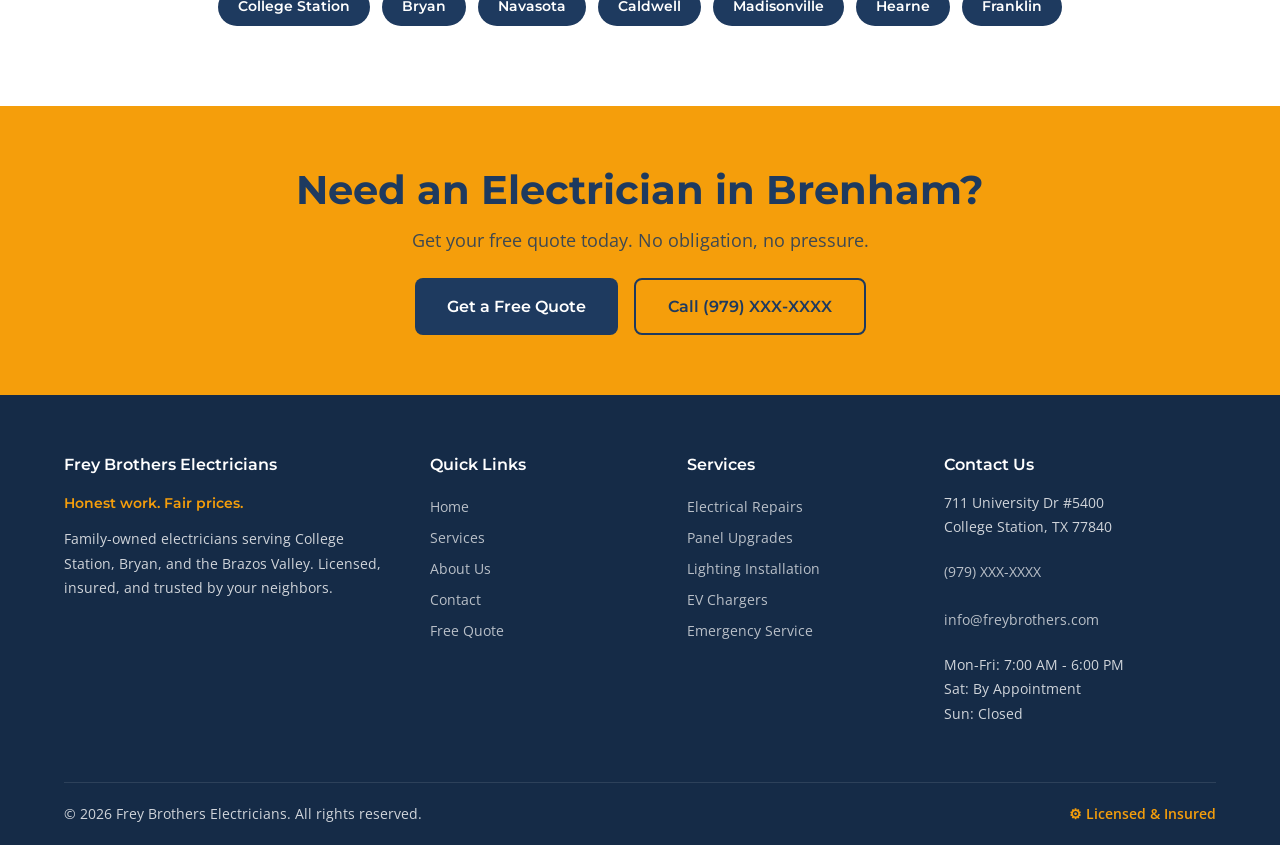
<file: areas/brenham.html>
<!DOCTYPE html>
<html lang="en">
<head>
  <meta charset="UTF-8">
  <meta name="viewport" content="width=device-width, initial-scale=1.0">
  <title>Electrician in Brenham TX | Frey Brothers Electricians</title>
  <meta name="description" content="Frey Brothers Electricians serves Brenham, TX. Family-owned, licensed, and insured. Electrical repairs, panel upgrades, lighting, EV chargers, and 24/7 emergency service.">
  <link rel="stylesheet" href="../css/styles.css">
</head>
<body>

  <a href="#main" class="skip-link">Skip to main content</a>

  <header class="site-header">
    <div class="header-inner">
      <a href="../index.html" class="logo">
        <span class="logo-name">FREY BROTHERS</span>
        <span class="logo-sub">Electricians</span>
      </a>
      <nav class="nav-desktop">
        <a href="../index.html">Home</a>
        <a href="../services.html">Services</a>
        <div class="nav-dropdown">
          <span class="active">Service Areas</span>
          <div class="nav-dropdown-menu">
            <a href="college-station.html">College Station</a>
            <a href="bryan.html">Bryan</a>
            <a href="navasota.html">Navasota</a>
            <a href="brenham.html">Brenham</a>
            <a href="caldwell.html">Caldwell</a>
            <a href="madisonville.html">Madisonville</a>
            <a href="hearne.html">Hearne</a>
            <a href="franklin.html">Franklin</a>
          </div>
        </div>
        <a href="../about.html">About Us</a>
        <a href="../contact.html">Contact</a>
      </nav>
      <div class="header-cta">
        <a href="tel:+19795551234" class="header-phone">&#9742; (979) XXX-XXXX</a>
        <a href="../contact.html" class="btn btn-primary btn-sm">Free Quote</a>
      </div>
      <button class="hamburger" aria-label="Menu">
        <span></span><span></span><span></span>
      </button>
    </div>
  </header>

  <nav class="nav-mobile">
    <button class="close-btn" aria-label="Close menu">&times;</button>
    <a href="../index.html">Home</a>
    <a href="../services.html">Services</a>
    <a href="#" class="mobile-dropdown-toggle" onclick="this.nextElementSibling.classList.toggle('open'); return false;">Service Areas &#9660;</a>
    <div class="mobile-dropdown-items">
      <a href="college-station.html">College Station</a>
      <a href="bryan.html">Bryan</a>
      <a href="navasota.html">Navasota</a>
      <a href="brenham.html">Brenham</a>
      <a href="caldwell.html">Caldwell</a>
      <a href="madisonville.html">Madisonville</a>
      <a href="hearne.html">Hearne</a>
      <a href="franklin.html">Franklin</a>
    </div>
    <a href="../about.html">About Us</a>
    <a href="../contact.html">Contact</a>
    <a href="tel:+19795551234" class="mobile-phone">&#9742; (979) XXX-XXXX</a>
  </nav>

  <main id="main">

    <!-- HERO -->
    <section class="hero-compact">
      <div class="container">
        <h1>Electrician in Brenham, TX</h1>
        <p>Home of Blue Bell, Washington-on-the-Brazos, and timeless Texas hospitality. Family electricians for a family town.</p>
        <div class="breadcrumb">
          <a href="../index.html">Home</a><span class="sep">/</span><a href="#">Service Areas</a><span class="sep">/</span><span>Brenham</span>
        </div>
      </div>
    </section>

    <!-- INTRO -->
    <section class="section bg-white">
      <div class="container">
        <div class="about-story fade-up">
          <div class="about-text" style="max-width: 800px; margin: 0 auto;">
            <h2>Brenham's Trusted Electricians for Heritage Homes, Ranches, and Local Business</h2>
            <div class="accent-bar" style="margin: 16px 0 24px;"></div>
            <p>Brenham is one of those rare Texas towns that has held on to its character while still moving forward. The rolling hills of Washington County, the wildflower trails every spring, the antique shops along downtown, the steady stream of visitors heading to Blue Bell Creamery or Washington-on-the-Brazos State Historic Site. There is a pride here that runs deep, and Frey Brothers Electricians is honored to serve this community.</p>
            <p>Many homes in Brenham carry real history. Victorian-era houses, early 1900s farmsteads, and mid-century ranch homes all have their own electrical quirks. Outdated wiring, overloaded panels, and fixtures that have not been touched in generations are common. We specialize in carefully rewiring and upgrading these older properties, preserving their charm while making them safe and functional for modern life.</p>
            <p>Brenham is also a destination. Bed-and-breakfasts, event venues, and tourism-facing businesses need reliable electrical systems that can handle guest loads, commercial kitchens, landscape lighting, and signage. We work with property owners to make sure their electrical systems are up to the task, whether that means upgrading a panel for a B&amp;B or wiring a new barn venue outside of town.</p>
            <p>For the ranches and estates in the surrounding countryside, we handle large-property electrical needs including security lighting, outbuilding wiring, well pump circuits, and generator installations.</p>
            <p class="highlight">From a historic home on the square to a working ranch off FM 577, call us for a free estimate on any electrical project in Brenham.</p>
          </div>
        </div>
      </div>
    </section>

    <!-- SERVICES WE OFFER -->
    <section class="section bg-light">
      <div class="container">
        <div class="section-header">
          <h2>Electrical Services in Brenham</h2>
          <p>Full-service residential and commercial electrical work</p>
          <div class="accent-bar"></div>
        </div>
        <div class="services-grid">
          <div class="service-card fade-up">
            <div class="card-icon">&#9889;</div>
            <h3>Electrical Repairs</h3>
            <p>Outlets, switches, circuits, and troubleshooting</p>
            <a href="../services.html" class="card-link">Learn More &rarr;</a>
          </div>
          <div class="service-card fade-up">
            <div class="card-icon">&#128161;</div>
            <h3>Lighting Installation</h3>
            <p>Indoor, outdoor, recessed, and LED upgrades</p>
            <a href="../services.html" class="card-link">Learn More &rarr;</a>
          </div>
          <div class="service-card fade-up">
            <div class="card-icon">&#9879;</div>
            <h3>Panel Upgrades</h3>
            <p>Modern capacity for today's electrical demands</p>
            <a href="../services.html" class="card-link">Learn More &rarr;</a>
          </div>
          <div class="service-card fade-up">
            <div class="card-icon">&#127744;</div>
            <h3>Ceiling Fans</h3>
            <p>Installation, replacement, and repair</p>
            <a href="../services.html" class="card-link">Learn More &rarr;</a>
          </div>
          <div class="service-card fade-up">
            <div class="card-icon">&#128268;</div>
            <h3>EV Charger Installation</h3>
            <p>Level 2 home charging stations</p>
            <a href="../services.html" class="card-link">Learn More &rarr;</a>
          </div>
          <div class="service-card fade-up">
            <div class="card-icon">&#9888;</div>
            <h3>24/7 Emergency Service</h3>
            <p>Electrical emergencies don't wait, neither do we</p>
            <a href="../services.html" class="card-link">Learn More &rarr;</a>
          </div>
        </div>
      </div>
    </section>

    <!-- WHY FREY BROTHERS -->
    <section class="section bg-primary text-white">
      <div class="container">
        <div class="section-header">
          <h2>Why Brenham Trusts the Frey Brothers</h2>
          <div class="accent-bar"></div>
        </div>
        <div class="why-grid">
          <div class="why-item fade-up">
            <div class="why-icon">&#9879;</div>
            <h3>Heritage Property Experts</h3>
            <p>Historic homes and B&amp;Bs need electricians who understand old wiring. We upgrade these properties with care and precision.</p>
          </div>
          <div class="why-item fade-up">
            <div class="why-icon">&#128161;</div>
            <h3>Main Street Partners</h3>
            <p>Commercial electrical for Brenham's local shops, restaurants, and antique stores. We keep downtown lit and running.</p>
          </div>
          <div class="why-item fade-up">
            <div class="why-icon">&#9889;</div>
            <h3>Ranch &amp; Estate Ready</h3>
            <p>Large property electrical for Washington County ranches, estates, and acreage. Security lighting, outbuildings, and more.</p>
          </div>
          <div class="why-item fade-up">
            <div class="why-icon">&#129309;</div>
            <h3>Trusted Neighbors</h3>
            <p>We are a family business serving a family town. Your handshake means something to us, and so does getting the job done right.</p>
          </div>
        </div>
      </div>
    </section>

    <!-- OTHER AREAS -->
    <section class="section bg-white">
      <div class="container text-center">
        <div class="section-header">
          <h2>Also Serving Nearby Communities</h2>
          <div class="accent-bar"></div>
        </div>
        <div class="area-pills">
          <a href="college-station.html" class="area-pill">College Station</a>
          <a href="bryan.html" class="area-pill">Bryan</a>
          <a href="navasota.html" class="area-pill">Navasota</a>
          <a href="caldwell.html" class="area-pill">Caldwell</a>
          <a href="madisonville.html" class="area-pill">Madisonville</a>
          <a href="hearne.html" class="area-pill">Hearne</a>
          <a href="franklin.html" class="area-pill">Franklin</a>
        </div>
      </div>
    </section>

    <!-- CTA -->
    <section class="cta-banner">
      <div class="container">
        <h2>Need an Electrician in Brenham?</h2>
        <p>Get your free quote today. No obligation, no pressure.</p>
        <div class="btn-group">
          <a href="../contact.html" class="btn btn-navy">Get a Free Quote</a>
          <a href="tel:+19795551234" class="btn btn-outline">Call (979) XXX-XXXX</a>
        </div>
      </div>
    </section>

  </main>

  <footer class="site-footer">
    <div class="container">
      <div class="footer-grid">
        <div class="footer-col">
          <h4>Frey Brothers Electricians</h4>
          <p class="footer-tagline">Honest work. Fair prices.</p>
          <p>Family-owned electricians serving College Station, Bryan, and the Brazos Valley. Licensed, insured, and trusted by your neighbors.</p>
        </div>
        <div class="footer-col">
          <h4>Quick Links</h4>
          <a href="../index.html">Home</a>
          <a href="../services.html">Services</a>
          <a href="../about.html">About Us</a>
          <a href="../contact.html">Contact</a>
          <a href="../contact.html">Free Quote</a>
        </div>
        <div class="footer-col">
          <h4>Services</h4>
          <a href="../services.html">Electrical Repairs</a>
          <a href="../services.html">Panel Upgrades</a>
          <a href="../services.html">Lighting Installation</a>
          <a href="../services.html">EV Chargers</a>
          <a href="../services.html">Emergency Service</a>
        </div>
        <div class="footer-col">
          <h4>Contact Us</h4>
          <p>711 University Dr #5400<br>College Station, TX 77840</p>
          <p><a href="tel:+19795551234">(979) XXX-XXXX</a></p>
          <p><a href="mailto:info@freybrothers.com">info@freybrothers.com</a></p>
          <p>Mon-Fri: 7:00 AM - 6:00 PM<br>Sat: By Appointment<br>Sun: Closed</p>
        </div>
      </div>
      <div class="footer-bottom">
        <span>&copy; 2026 Frey Brothers Electricians. All rights reserved.</span>
        <span class="footer-badge">&#9881; Licensed &amp; Insured</span>
      </div>
    </div>
  </footer>

  <script src="../js/main.js"></script>
</body>
</html>
</file>
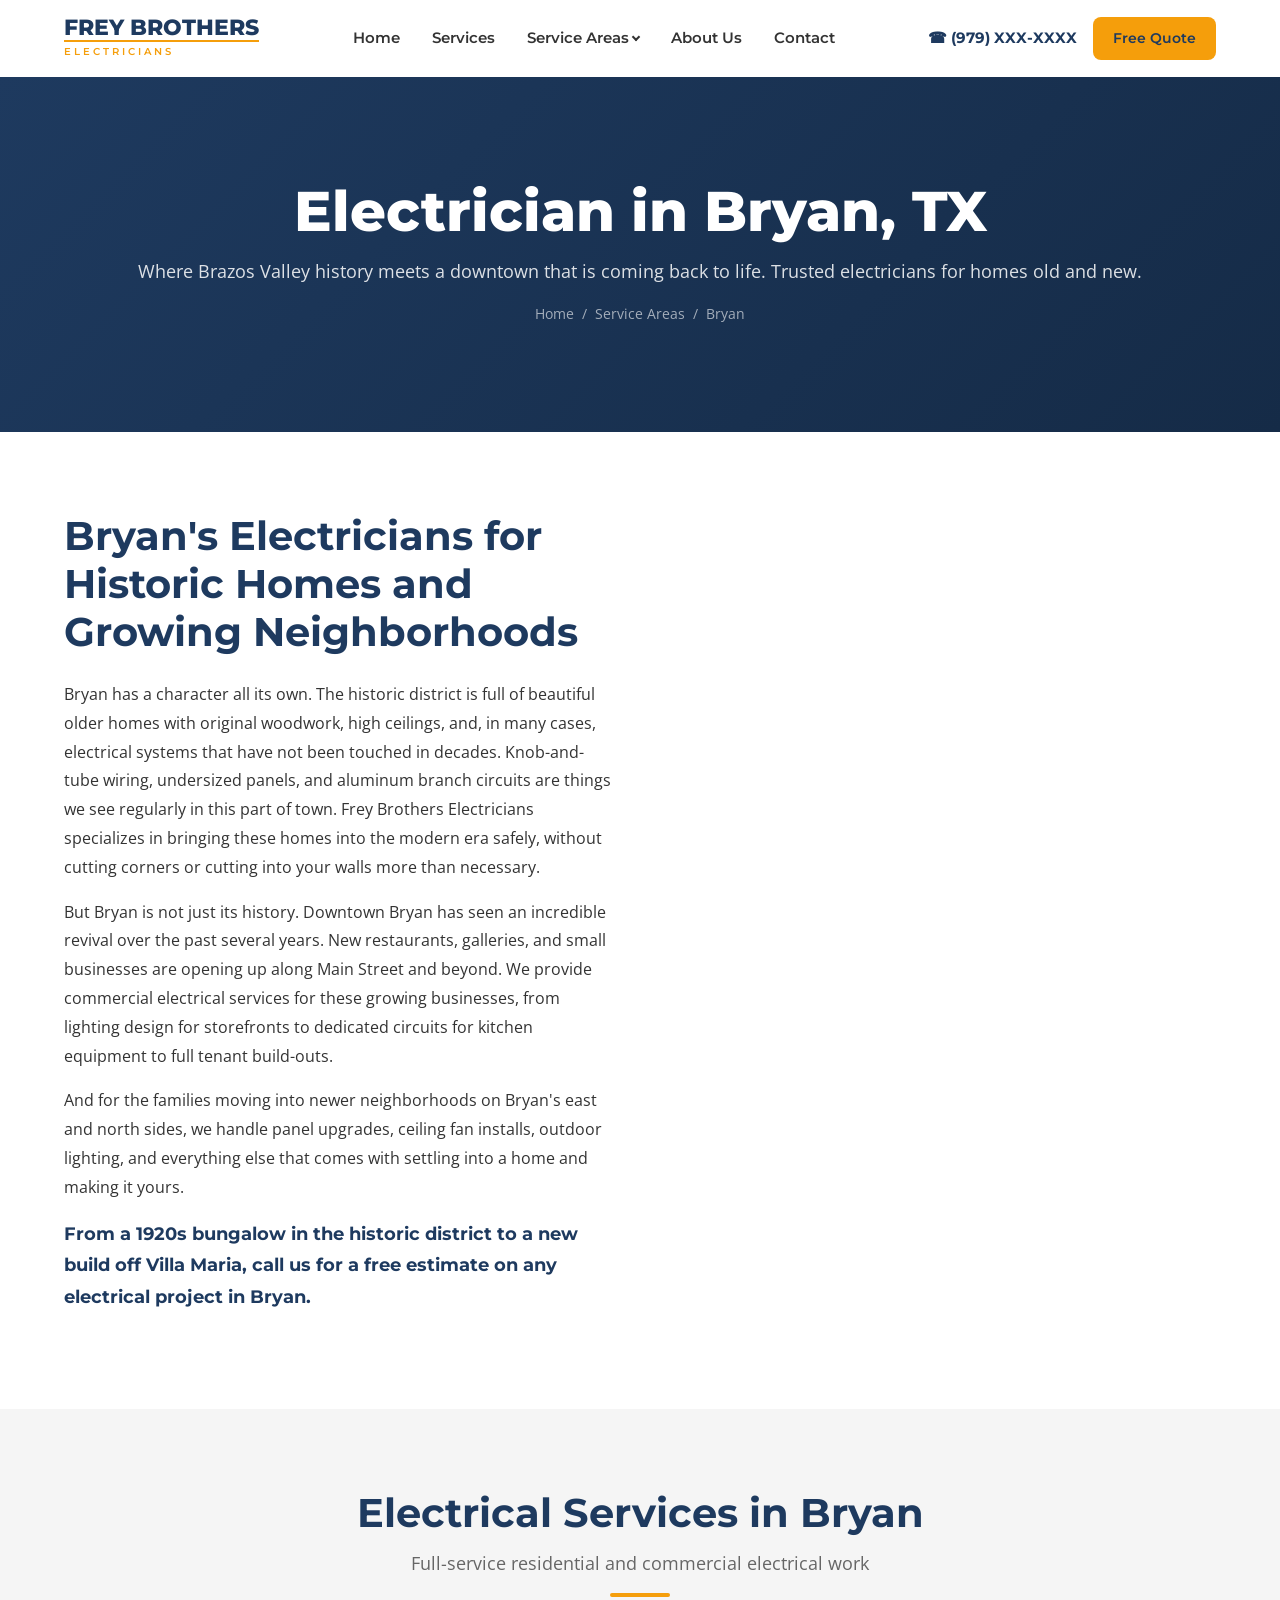
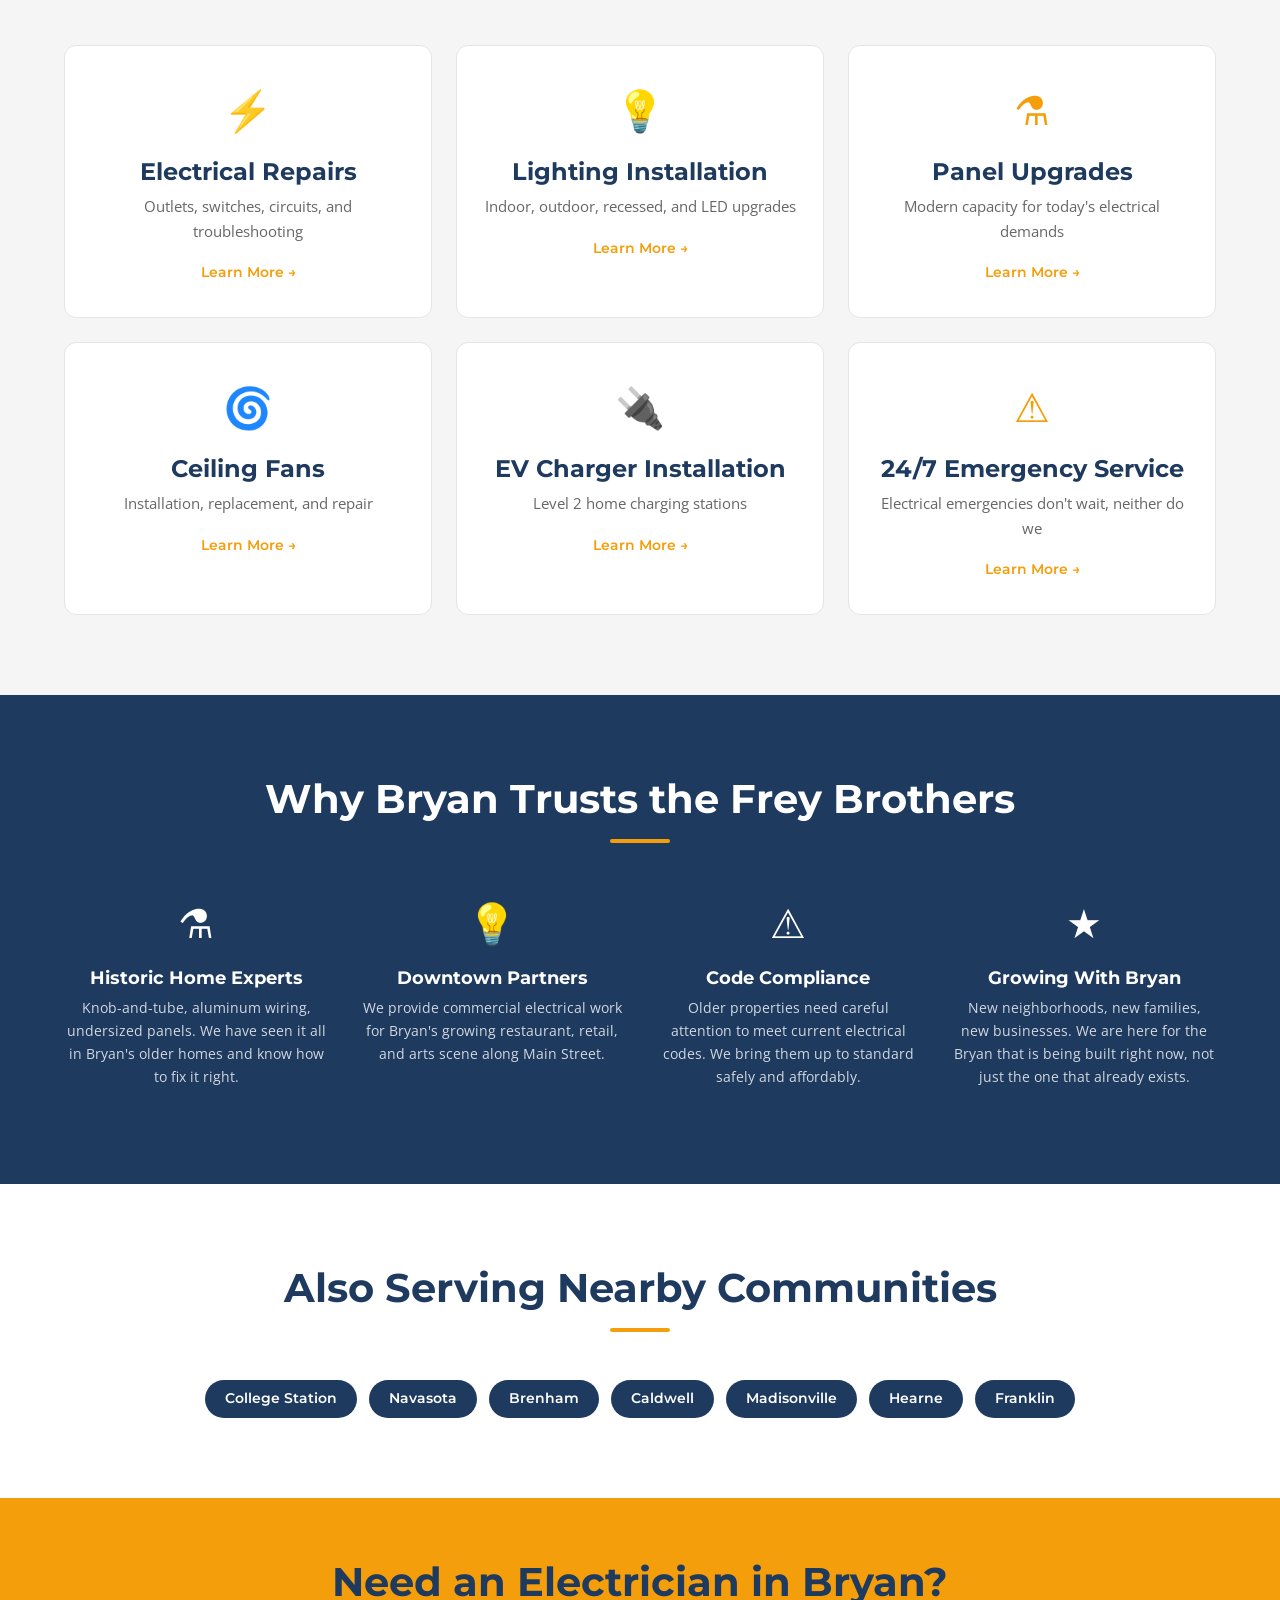
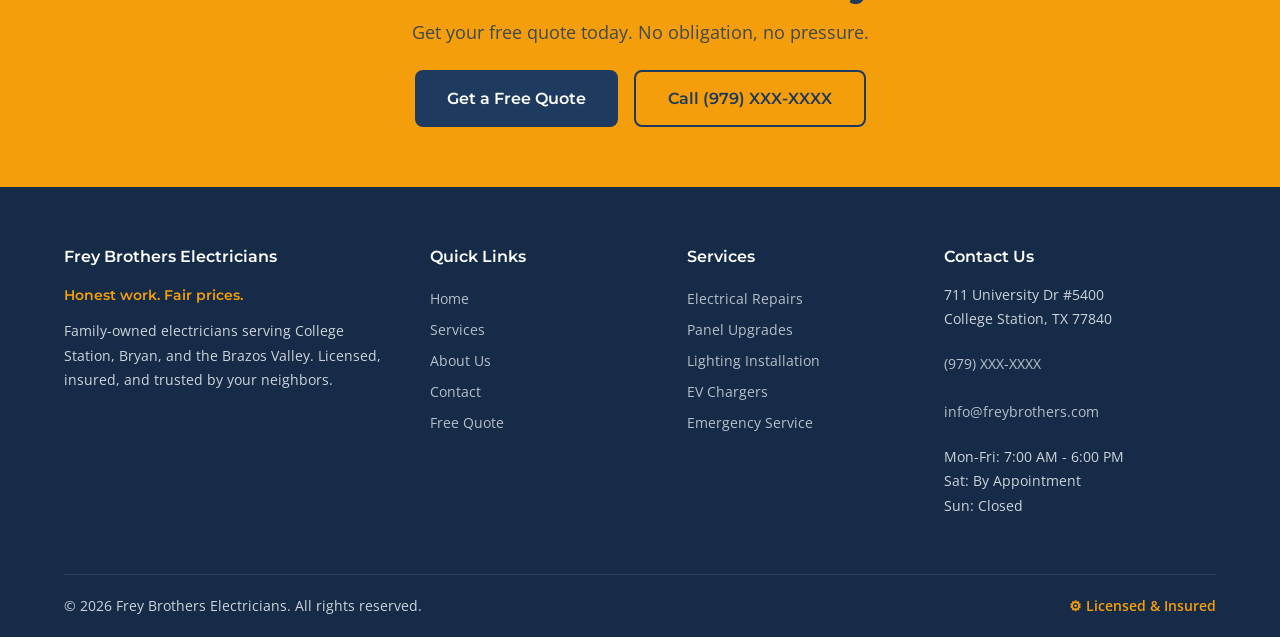
<file: areas/bryan.html>
<!DOCTYPE html>
<html lang="en">
<head>
  <meta charset="UTF-8">
  <meta name="viewport" content="width=device-width, initial-scale=1.0">
  <title>Electrician in Bryan TX | Frey Brothers Electricians</title>
  <meta name="description" content="Frey Brothers Electricians serves Bryan, TX. Family-owned, licensed, and insured. Electrical repairs, panel upgrades, lighting, EV chargers, and 24/7 emergency service.">
  <link rel="stylesheet" href="../css/styles.css">
</head>
<body>

  <a href="#main" class="skip-link">Skip to main content</a>

  <header class="site-header">
    <div class="header-inner">
      <a href="../index.html" class="logo">
        <span class="logo-name">FREY BROTHERS</span>
        <span class="logo-sub">Electricians</span>
      </a>
      <nav class="nav-desktop">
        <a href="../index.html">Home</a>
        <a href="../services.html">Services</a>
        <div class="nav-dropdown">
          <span class="active">Service Areas</span>
          <div class="nav-dropdown-menu">
            <a href="college-station.html">College Station</a>
            <a href="bryan.html">Bryan</a>
            <a href="navasota.html">Navasota</a>
            <a href="brenham.html">Brenham</a>
            <a href="caldwell.html">Caldwell</a>
            <a href="madisonville.html">Madisonville</a>
            <a href="hearne.html">Hearne</a>
            <a href="franklin.html">Franklin</a>
          </div>
        </div>
        <a href="../about.html">About Us</a>
        <a href="../contact.html">Contact</a>
      </nav>
      <div class="header-cta">
        <a href="tel:+19795551234" class="header-phone">&#9742; (979) XXX-XXXX</a>
        <a href="../contact.html" class="btn btn-primary btn-sm">Free Quote</a>
      </div>
      <button class="hamburger" aria-label="Menu">
        <span></span><span></span><span></span>
      </button>
    </div>
  </header>

  <nav class="nav-mobile">
    <button class="close-btn" aria-label="Close menu">&times;</button>
    <a href="../index.html">Home</a>
    <a href="../services.html">Services</a>
    <a href="#" class="mobile-dropdown-toggle" onclick="this.nextElementSibling.classList.toggle('open'); return false;">Service Areas &#9660;</a>
    <div class="mobile-dropdown-items">
      <a href="college-station.html">College Station</a>
      <a href="bryan.html">Bryan</a>
      <a href="navasota.html">Navasota</a>
      <a href="brenham.html">Brenham</a>
      <a href="caldwell.html">Caldwell</a>
      <a href="madisonville.html">Madisonville</a>
      <a href="hearne.html">Hearne</a>
      <a href="franklin.html">Franklin</a>
    </div>
    <a href="../about.html">About Us</a>
    <a href="../contact.html">Contact</a>
    <a href="tel:+19795551234" class="mobile-phone">&#9742; (979) XXX-XXXX</a>
  </nav>

  <main id="main">

    <!-- HERO -->
    <section class="hero-compact">
      <div class="container">
        <h1>Electrician in Bryan, TX</h1>
        <p>Where Brazos Valley history meets a downtown that is coming back to life. Trusted electricians for homes old and new.</p>
        <div class="breadcrumb">
          <a href="../index.html">Home</a><span class="sep">/</span><a href="#">Service Areas</a><span class="sep">/</span><span>Bryan</span>
        </div>
      </div>
    </section>

    <!-- INTRO -->
    <section class="section bg-white">
      <div class="container">
        <div class="about-story fade-up">
          <div class="about-text" style="max-width: 800px; margin: 0 auto;">
            <h2>Bryan's Electricians for Historic Homes and Growing Neighborhoods</h2>
            <div class="accent-bar" style="margin: 16px 0 24px;"></div>
            <p>Bryan has a character all its own. The historic district is full of beautiful older homes with original woodwork, high ceilings, and, in many cases, electrical systems that have not been touched in decades. Knob-and-tube wiring, undersized panels, and aluminum branch circuits are things we see regularly in this part of town. Frey Brothers Electricians specializes in bringing these homes into the modern era safely, without cutting corners or cutting into your walls more than necessary.</p>
            <p>But Bryan is not just its history. Downtown Bryan has seen an incredible revival over the past several years. New restaurants, galleries, and small businesses are opening up along Main Street and beyond. We provide commercial electrical services for these growing businesses, from lighting design for storefronts to dedicated circuits for kitchen equipment to full tenant build-outs.</p>
            <p>And for the families moving into newer neighborhoods on Bryan's east and north sides, we handle panel upgrades, ceiling fan installs, outdoor lighting, and everything else that comes with settling into a home and making it yours.</p>
            <p class="highlight">From a 1920s bungalow in the historic district to a new build off Villa Maria, call us for a free estimate on any electrical project in Bryan.</p>
          </div>
        </div>
      </div>
    </section>

    <!-- SERVICES WE OFFER -->
    <section class="section bg-light">
      <div class="container">
        <div class="section-header">
          <h2>Electrical Services in Bryan</h2>
          <p>Full-service residential and commercial electrical work</p>
          <div class="accent-bar"></div>
        </div>
        <div class="services-grid">
          <div class="service-card fade-up">
            <div class="card-icon">&#9889;</div>
            <h3>Electrical Repairs</h3>
            <p>Outlets, switches, circuits, and troubleshooting</p>
            <a href="../services.html" class="card-link">Learn More &rarr;</a>
          </div>
          <div class="service-card fade-up">
            <div class="card-icon">&#128161;</div>
            <h3>Lighting Installation</h3>
            <p>Indoor, outdoor, recessed, and LED upgrades</p>
            <a href="../services.html" class="card-link">Learn More &rarr;</a>
          </div>
          <div class="service-card fade-up">
            <div class="card-icon">&#9879;</div>
            <h3>Panel Upgrades</h3>
            <p>Modern capacity for today's electrical demands</p>
            <a href="../services.html" class="card-link">Learn More &rarr;</a>
          </div>
          <div class="service-card fade-up">
            <div class="card-icon">&#127744;</div>
            <h3>Ceiling Fans</h3>
            <p>Installation, replacement, and repair</p>
            <a href="../services.html" class="card-link">Learn More &rarr;</a>
          </div>
          <div class="service-card fade-up">
            <div class="card-icon">&#128268;</div>
            <h3>EV Charger Installation</h3>
            <p>Level 2 home charging stations</p>
            <a href="../services.html" class="card-link">Learn More &rarr;</a>
          </div>
          <div class="service-card fade-up">
            <div class="card-icon">&#9888;</div>
            <h3>24/7 Emergency Service</h3>
            <p>Electrical emergencies don't wait, neither do we</p>
            <a href="../services.html" class="card-link">Learn More &rarr;</a>
          </div>
        </div>
      </div>
    </section>

    <!-- WHY FREY BROTHERS -->
    <section class="section bg-primary text-white">
      <div class="container">
        <div class="section-header">
          <h2>Why Bryan Trusts the Frey Brothers</h2>
          <div class="accent-bar"></div>
        </div>
        <div class="why-grid">
          <div class="why-item fade-up">
            <div class="why-icon">&#9879;</div>
            <h3>Historic Home Experts</h3>
            <p>Knob-and-tube, aluminum wiring, undersized panels. We have seen it all in Bryan's older homes and know how to fix it right.</p>
          </div>
          <div class="why-item fade-up">
            <div class="why-icon">&#128161;</div>
            <h3>Downtown Partners</h3>
            <p>We provide commercial electrical work for Bryan's growing restaurant, retail, and arts scene along Main Street.</p>
          </div>
          <div class="why-item fade-up">
            <div class="why-icon">&#9888;</div>
            <h3>Code Compliance</h3>
            <p>Older properties need careful attention to meet current electrical codes. We bring them up to standard safely and affordably.</p>
          </div>
          <div class="why-item fade-up">
            <div class="why-icon">&#9733;</div>
            <h3>Growing With Bryan</h3>
            <p>New neighborhoods, new families, new businesses. We are here for the Bryan that is being built right now, not just the one that already exists.</p>
          </div>
        </div>
      </div>
    </section>

    <!-- OTHER AREAS -->
    <section class="section bg-white">
      <div class="container text-center">
        <div class="section-header">
          <h2>Also Serving Nearby Communities</h2>
          <div class="accent-bar"></div>
        </div>
        <div class="area-pills">
          <a href="college-station.html" class="area-pill">College Station</a>
          <a href="navasota.html" class="area-pill">Navasota</a>
          <a href="brenham.html" class="area-pill">Brenham</a>
          <a href="caldwell.html" class="area-pill">Caldwell</a>
          <a href="madisonville.html" class="area-pill">Madisonville</a>
          <a href="hearne.html" class="area-pill">Hearne</a>
          <a href="franklin.html" class="area-pill">Franklin</a>
        </div>
      </div>
    </section>

    <!-- CTA -->
    <section class="cta-banner">
      <div class="container">
        <h2>Need an Electrician in Bryan?</h2>
        <p>Get your free quote today. No obligation, no pressure.</p>
        <div class="btn-group">
          <a href="../contact.html" class="btn btn-navy">Get a Free Quote</a>
          <a href="tel:+19795551234" class="btn btn-outline">Call (979) XXX-XXXX</a>
        </div>
      </div>
    </section>

  </main>

  <footer class="site-footer">
    <div class="container">
      <div class="footer-grid">
        <div class="footer-col">
          <h4>Frey Brothers Electricians</h4>
          <p class="footer-tagline">Honest work. Fair prices.</p>
          <p>Family-owned electricians serving College Station, Bryan, and the Brazos Valley. Licensed, insured, and trusted by your neighbors.</p>
        </div>
        <div class="footer-col">
          <h4>Quick Links</h4>
          <a href="../index.html">Home</a>
          <a href="../services.html">Services</a>
          <a href="../about.html">About Us</a>
          <a href="../contact.html">Contact</a>
          <a href="../contact.html">Free Quote</a>
        </div>
        <div class="footer-col">
          <h4>Services</h4>
          <a href="../services.html">Electrical Repairs</a>
          <a href="../services.html">Panel Upgrades</a>
          <a href="../services.html">Lighting Installation</a>
          <a href="../services.html">EV Chargers</a>
          <a href="../services.html">Emergency Service</a>
        </div>
        <div class="footer-col">
          <h4>Contact Us</h4>
          <p>711 University Dr #5400<br>College Station, TX 77840</p>
          <p><a href="tel:+19795551234">(979) XXX-XXXX</a></p>
          <p><a href="mailto:info@freybrothers.com">info@freybrothers.com</a></p>
          <p>Mon-Fri: 7:00 AM - 6:00 PM<br>Sat: By Appointment<br>Sun: Closed</p>
        </div>
      </div>
      <div class="footer-bottom">
        <span>&copy; 2026 Frey Brothers Electricians. All rights reserved.</span>
        <span class="footer-badge">&#9881; Licensed &amp; Insured</span>
      </div>
    </div>
  </footer>

  <script src="../js/main.js"></script>
</body>
</html>
</file>
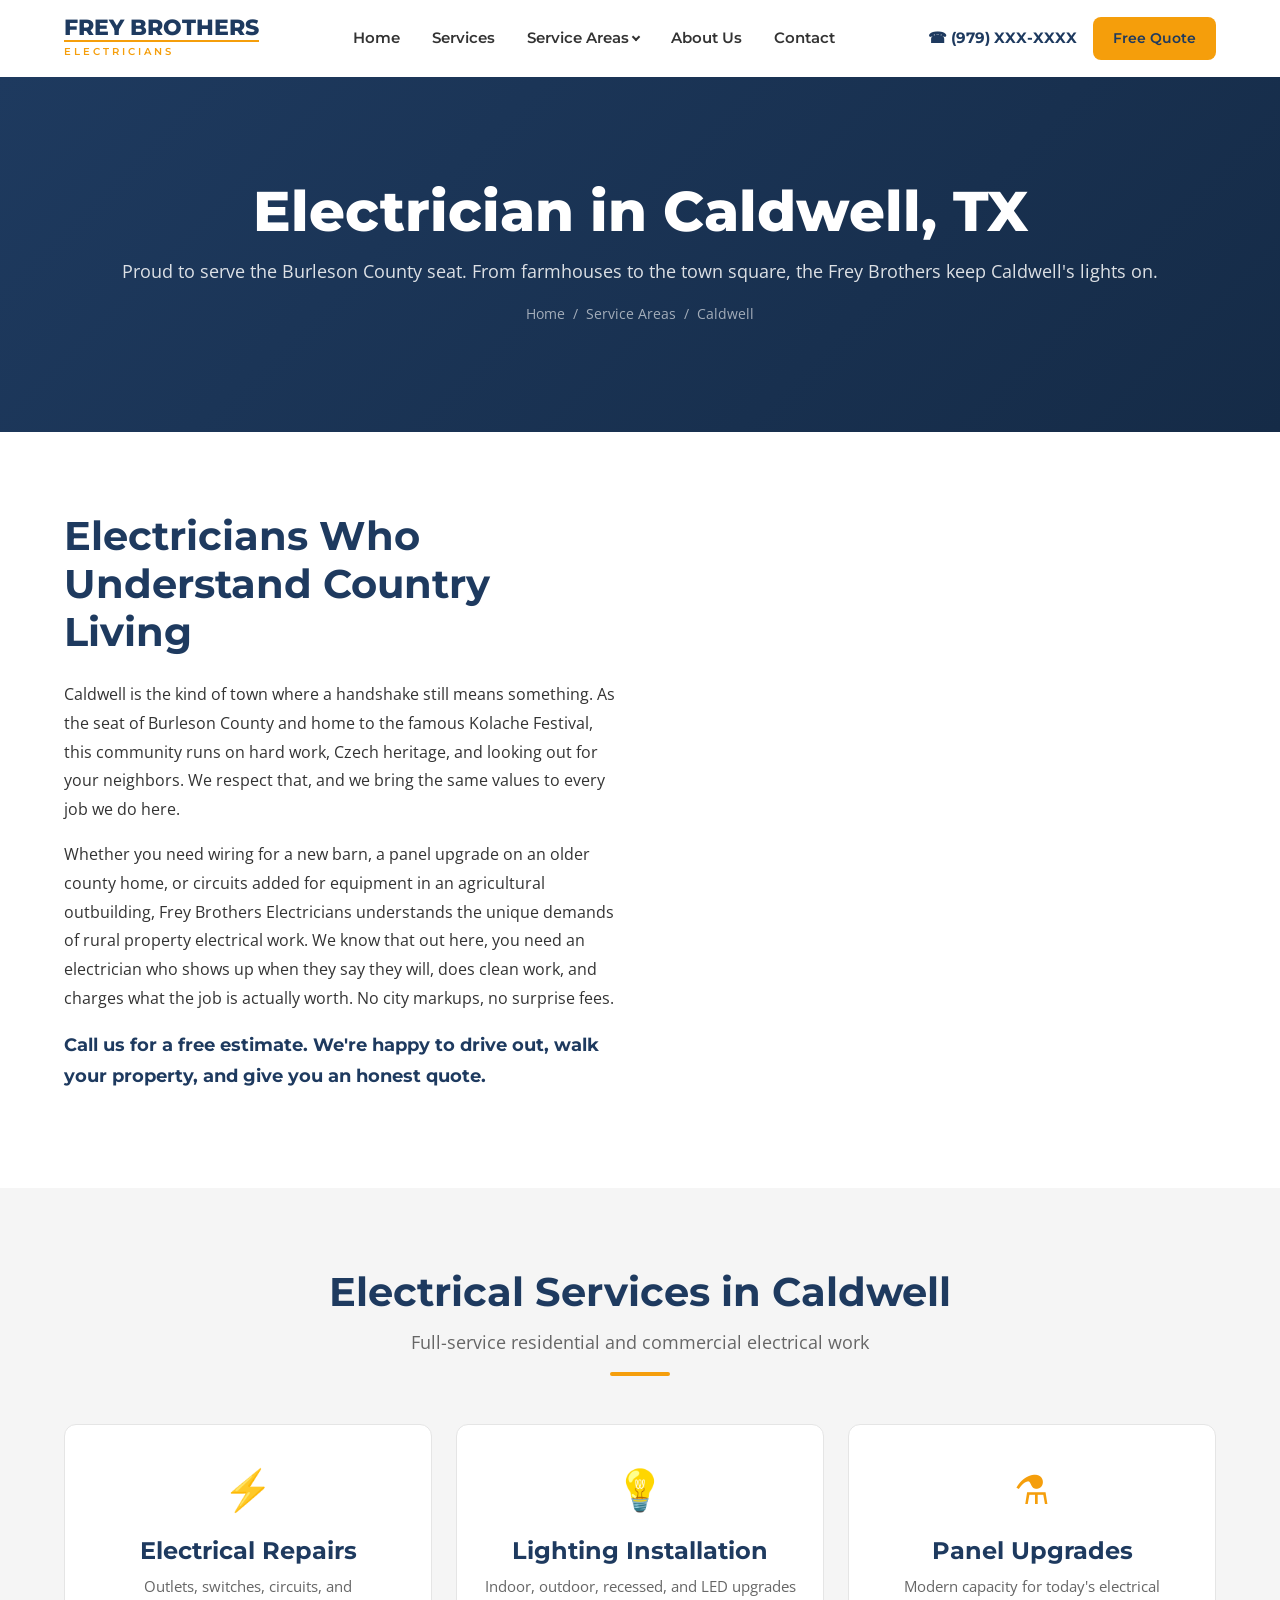
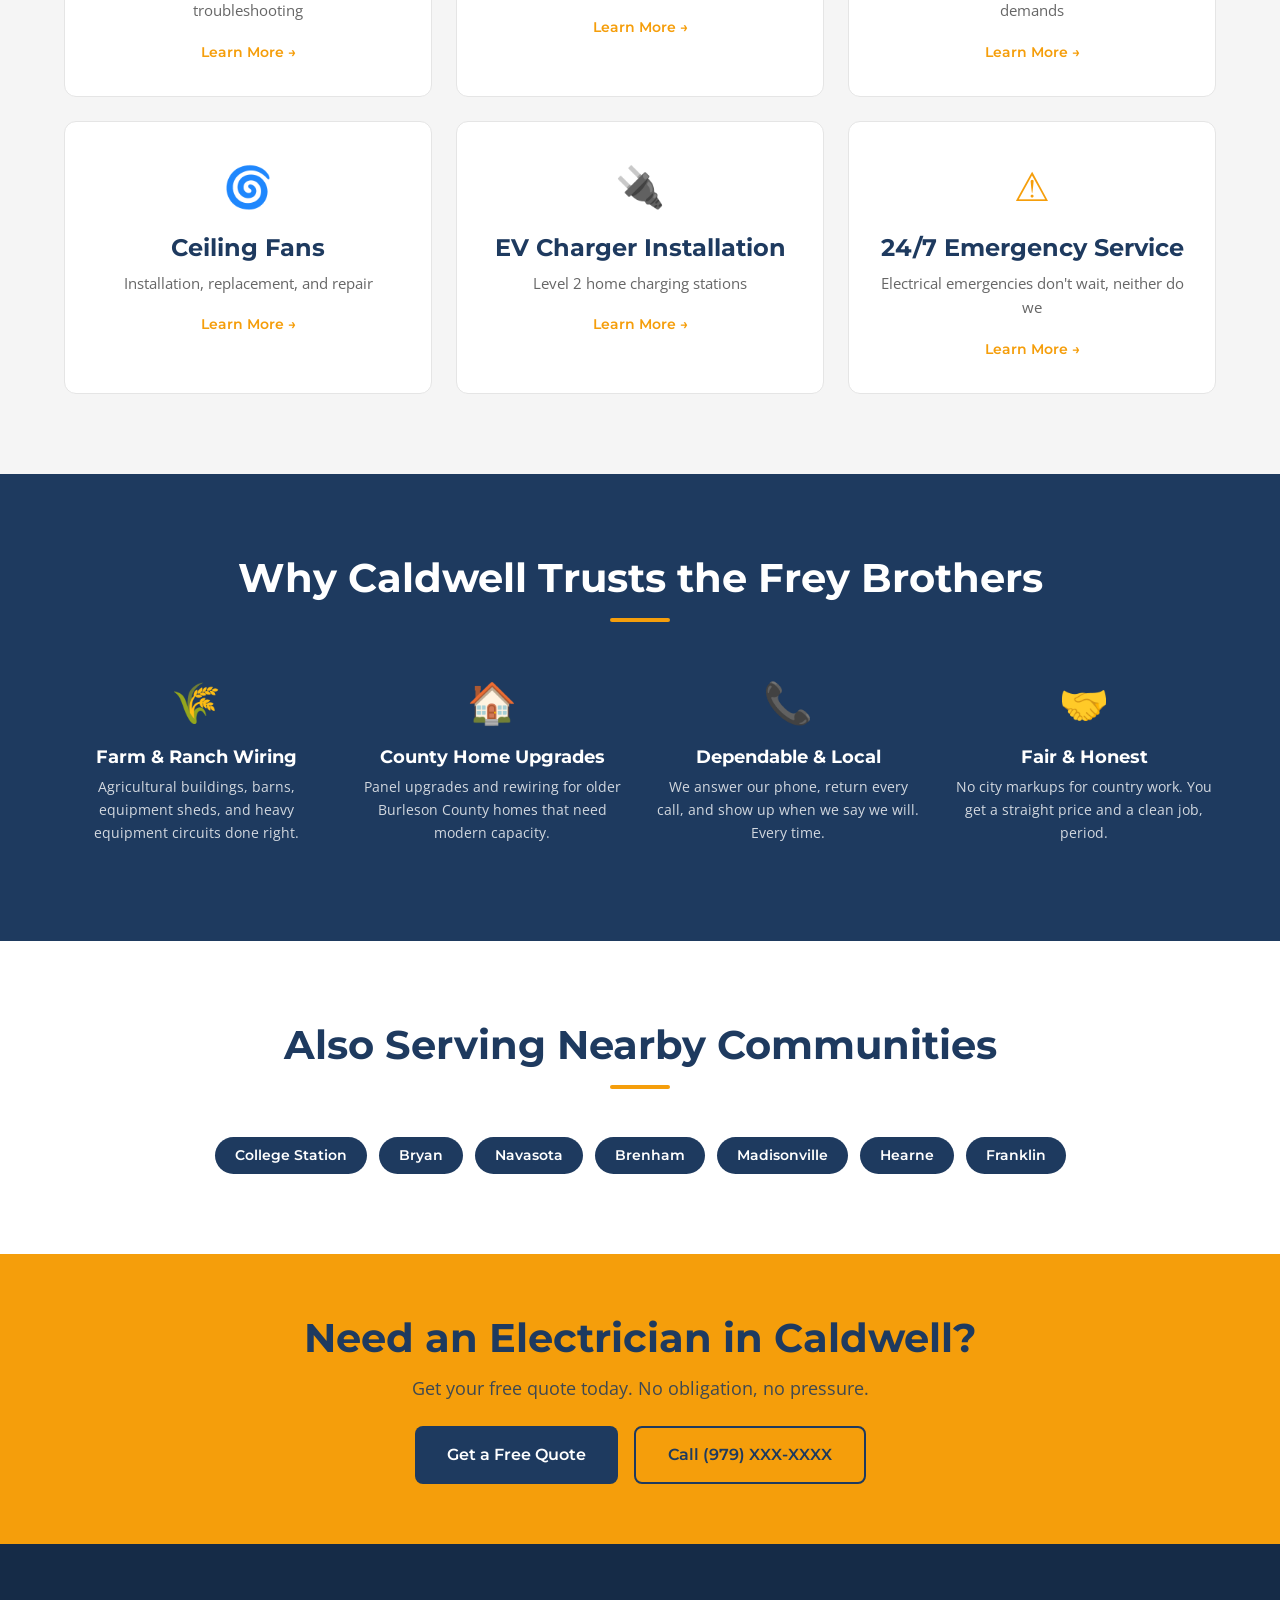
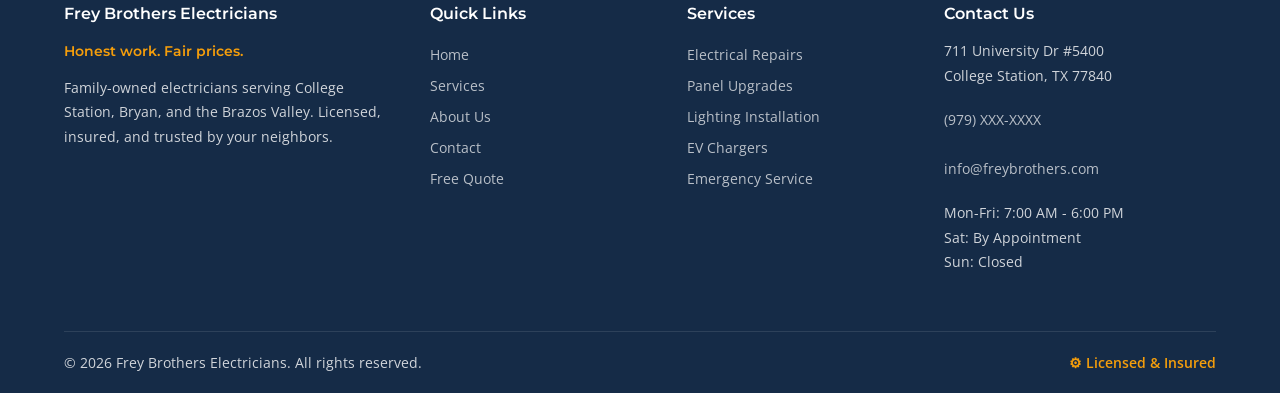
<file: areas/caldwell.html>
<!DOCTYPE html>
<html lang="en">
<head>
  <meta charset="UTF-8">
  <meta name="viewport" content="width=device-width, initial-scale=1.0">
  <title>Electrician in Caldwell TX | Frey Brothers Electricians</title>
  <meta name="description" content="Frey Brothers Electricians serves Caldwell, TX. Family-owned, licensed, and insured. Farm wiring, panel upgrades, rural electrical, and 24/7 emergency service in Burleson County.">
  <link rel="stylesheet" href="../css/styles.css">
</head>
<body>

  <a href="#main" class="skip-link">Skip to main content</a>

  <header class="site-header">
    <div class="header-inner">
      <a href="../index.html" class="logo">
        <span class="logo-name">FREY BROTHERS</span>
        <span class="logo-sub">Electricians</span>
      </a>
      <nav class="nav-desktop">
        <a href="../index.html">Home</a>
        <a href="../services.html">Services</a>
        <div class="nav-dropdown">
          <span class="active">Service Areas</span>
          <div class="nav-dropdown-menu">
            <a href="college-station.html">College Station</a>
            <a href="bryan.html">Bryan</a>
            <a href="navasota.html">Navasota</a>
            <a href="brenham.html">Brenham</a>
            <a href="caldwell.html">Caldwell</a>
            <a href="madisonville.html">Madisonville</a>
            <a href="hearne.html">Hearne</a>
            <a href="franklin.html">Franklin</a>
          </div>
        </div>
        <a href="../about.html">About Us</a>
        <a href="../contact.html">Contact</a>
      </nav>
      <div class="header-cta">
        <a href="tel:+19795551234" class="header-phone">&#9742; (979) XXX-XXXX</a>
        <a href="../contact.html" class="btn btn-primary btn-sm">Free Quote</a>
      </div>
      <button class="hamburger" aria-label="Menu">
        <span></span><span></span><span></span>
      </button>
    </div>
  </header>

  <nav class="nav-mobile">
    <button class="close-btn" aria-label="Close menu">&times;</button>
    <a href="../index.html">Home</a>
    <a href="../services.html">Services</a>
    <a href="#" class="mobile-dropdown-toggle" onclick="this.nextElementSibling.classList.toggle('open'); return false;">Service Areas &#9660;</a>
    <div class="mobile-dropdown-items">
      <a href="college-station.html">College Station</a>
      <a href="bryan.html">Bryan</a>
      <a href="navasota.html">Navasota</a>
      <a href="brenham.html">Brenham</a>
      <a href="caldwell.html">Caldwell</a>
      <a href="madisonville.html">Madisonville</a>
      <a href="hearne.html">Hearne</a>
      <a href="franklin.html">Franklin</a>
    </div>
    <a href="../about.html">About Us</a>
    <a href="../contact.html">Contact</a>
    <a href="tel:+19795551234" class="mobile-phone">&#9742; (979) XXX-XXXX</a>
  </nav>

  <main id="main">

    <!-- HERO -->
    <section class="hero-compact">
      <div class="container">
        <h1>Electrician in Caldwell, TX</h1>
        <p>Proud to serve the Burleson County seat. From farmhouses to the town square, the Frey Brothers keep Caldwell's lights on.</p>
        <div class="breadcrumb">
          <a href="../index.html">Home</a><span class="sep">/</span><a href="#">Service Areas</a><span class="sep">/</span><span>Caldwell</span>
        </div>
      </div>
    </section>

    <!-- INTRO -->
    <section class="section bg-white">
      <div class="container">
        <div class="about-story fade-up">
          <div class="about-text" style="max-width: 800px; margin: 0 auto;">
            <h2>Electricians Who Understand Country Living</h2>
            <div class="accent-bar" style="margin: 16px 0 24px;"></div>
            <p>Caldwell is the kind of town where a handshake still means something. As the seat of Burleson County and home to the famous Kolache Festival, this community runs on hard work, Czech heritage, and looking out for your neighbors. We respect that, and we bring the same values to every job we do here.</p>
            <p>Whether you need wiring for a new barn, a panel upgrade on an older county home, or circuits added for equipment in an agricultural outbuilding, Frey Brothers Electricians understands the unique demands of rural property electrical work. We know that out here, you need an electrician who shows up when they say they will, does clean work, and charges what the job is actually worth. No city markups, no surprise fees.</p>
            <p class="highlight">Call us for a free estimate. We're happy to drive out, walk your property, and give you an honest quote.</p>
          </div>
        </div>
      </div>
    </section>

    <!-- SERVICES WE OFFER -->
    <section class="section bg-light">
      <div class="container">
        <div class="section-header">
          <h2>Electrical Services in Caldwell</h2>
          <p>Full-service residential and commercial electrical work</p>
          <div class="accent-bar"></div>
        </div>
        <div class="services-grid">
          <div class="service-card fade-up">
            <div class="card-icon">&#9889;</div>
            <h3>Electrical Repairs</h3>
            <p>Outlets, switches, circuits, and troubleshooting</p>
            <a href="../services.html" class="card-link">Learn More &rarr;</a>
          </div>
          <div class="service-card fade-up">
            <div class="card-icon">&#128161;</div>
            <h3>Lighting Installation</h3>
            <p>Indoor, outdoor, recessed, and LED upgrades</p>
            <a href="../services.html" class="card-link">Learn More &rarr;</a>
          </div>
          <div class="service-card fade-up">
            <div class="card-icon">&#9879;</div>
            <h3>Panel Upgrades</h3>
            <p>Modern capacity for today's electrical demands</p>
            <a href="../services.html" class="card-link">Learn More &rarr;</a>
          </div>
          <div class="service-card fade-up">
            <div class="card-icon">&#127744;</div>
            <h3>Ceiling Fans</h3>
            <p>Installation, replacement, and repair</p>
            <a href="../services.html" class="card-link">Learn More &rarr;</a>
          </div>
          <div class="service-card fade-up">
            <div class="card-icon">&#128268;</div>
            <h3>EV Charger Installation</h3>
            <p>Level 2 home charging stations</p>
            <a href="../services.html" class="card-link">Learn More &rarr;</a>
          </div>
          <div class="service-card fade-up">
            <div class="card-icon">&#9888;</div>
            <h3>24/7 Emergency Service</h3>
            <p>Electrical emergencies don't wait, neither do we</p>
            <a href="../services.html" class="card-link">Learn More &rarr;</a>
          </div>
        </div>
      </div>
    </section>

    <!-- WHY FREY BROTHERS -->
    <section class="section bg-primary text-white">
      <div class="container">
        <div class="section-header">
          <h2>Why Caldwell Trusts the Frey Brothers</h2>
          <div class="accent-bar"></div>
        </div>
        <div class="why-grid">
          <div class="why-item fade-up">
            <div class="why-icon">&#127806;</div>
            <h3>Farm &amp; Ranch Wiring</h3>
            <p>Agricultural buildings, barns, equipment sheds, and heavy equipment circuits done right.</p>
          </div>
          <div class="why-item fade-up">
            <div class="why-icon">&#127968;</div>
            <h3>County Home Upgrades</h3>
            <p>Panel upgrades and rewiring for older Burleson County homes that need modern capacity.</p>
          </div>
          <div class="why-item fade-up">
            <div class="why-icon">&#128222;</div>
            <h3>Dependable &amp; Local</h3>
            <p>We answer our phone, return every call, and show up when we say we will. Every time.</p>
          </div>
          <div class="why-item fade-up">
            <div class="why-icon">&#129309;</div>
            <h3>Fair &amp; Honest</h3>
            <p>No city markups for country work. You get a straight price and a clean job, period.</p>
          </div>
        </div>
      </div>
    </section>

    <!-- OTHER AREAS -->
    <section class="section bg-white">
      <div class="container text-center">
        <div class="section-header">
          <h2>Also Serving Nearby Communities</h2>
          <div class="accent-bar"></div>
        </div>
        <div class="area-pills">
          <a href="college-station.html" class="area-pill">College Station</a>
          <a href="bryan.html" class="area-pill">Bryan</a>
          <a href="navasota.html" class="area-pill">Navasota</a>
          <a href="brenham.html" class="area-pill">Brenham</a>
          <a href="madisonville.html" class="area-pill">Madisonville</a>
          <a href="hearne.html" class="area-pill">Hearne</a>
          <a href="franklin.html" class="area-pill">Franklin</a>
        </div>
      </div>
    </section>

    <!-- CTA -->
    <section class="cta-banner">
      <div class="container">
        <h2>Need an Electrician in Caldwell?</h2>
        <p>Get your free quote today. No obligation, no pressure.</p>
        <div class="btn-group">
          <a href="../contact.html" class="btn btn-navy">Get a Free Quote</a>
          <a href="tel:+19795551234" class="btn btn-outline">Call (979) XXX-XXXX</a>
        </div>
      </div>
    </section>

  </main>

  <footer class="site-footer">
    <div class="container">
      <div class="footer-grid">
        <div class="footer-col">
          <h4>Frey Brothers Electricians</h4>
          <p class="footer-tagline">Honest work. Fair prices.</p>
          <p>Family-owned electricians serving College Station, Bryan, and the Brazos Valley. Licensed, insured, and trusted by your neighbors.</p>
        </div>
        <div class="footer-col">
          <h4>Quick Links</h4>
          <a href="../index.html">Home</a>
          <a href="../services.html">Services</a>
          <a href="../about.html">About Us</a>
          <a href="../contact.html">Contact</a>
          <a href="../contact.html">Free Quote</a>
        </div>
        <div class="footer-col">
          <h4>Services</h4>
          <a href="../services.html">Electrical Repairs</a>
          <a href="../services.html">Panel Upgrades</a>
          <a href="../services.html">Lighting Installation</a>
          <a href="../services.html">EV Chargers</a>
          <a href="../services.html">Emergency Service</a>
        </div>
        <div class="footer-col">
          <h4>Contact Us</h4>
          <p>711 University Dr #5400<br>College Station, TX 77840</p>
          <p><a href="tel:+19795551234">(979) XXX-XXXX</a></p>
          <p><a href="mailto:info@freybrothers.com">info@freybrothers.com</a></p>
          <p>Mon-Fri: 7:00 AM - 6:00 PM<br>Sat: By Appointment<br>Sun: Closed</p>
        </div>
      </div>
      <div class="footer-bottom">
        <span>&copy; 2026 Frey Brothers Electricians. All rights reserved.</span>
        <span class="footer-badge">&#9881; Licensed &amp; Insured</span>
      </div>
    </div>
  </footer>

  <script src="../js/main.js"></script>
</body>
</html>
</file>
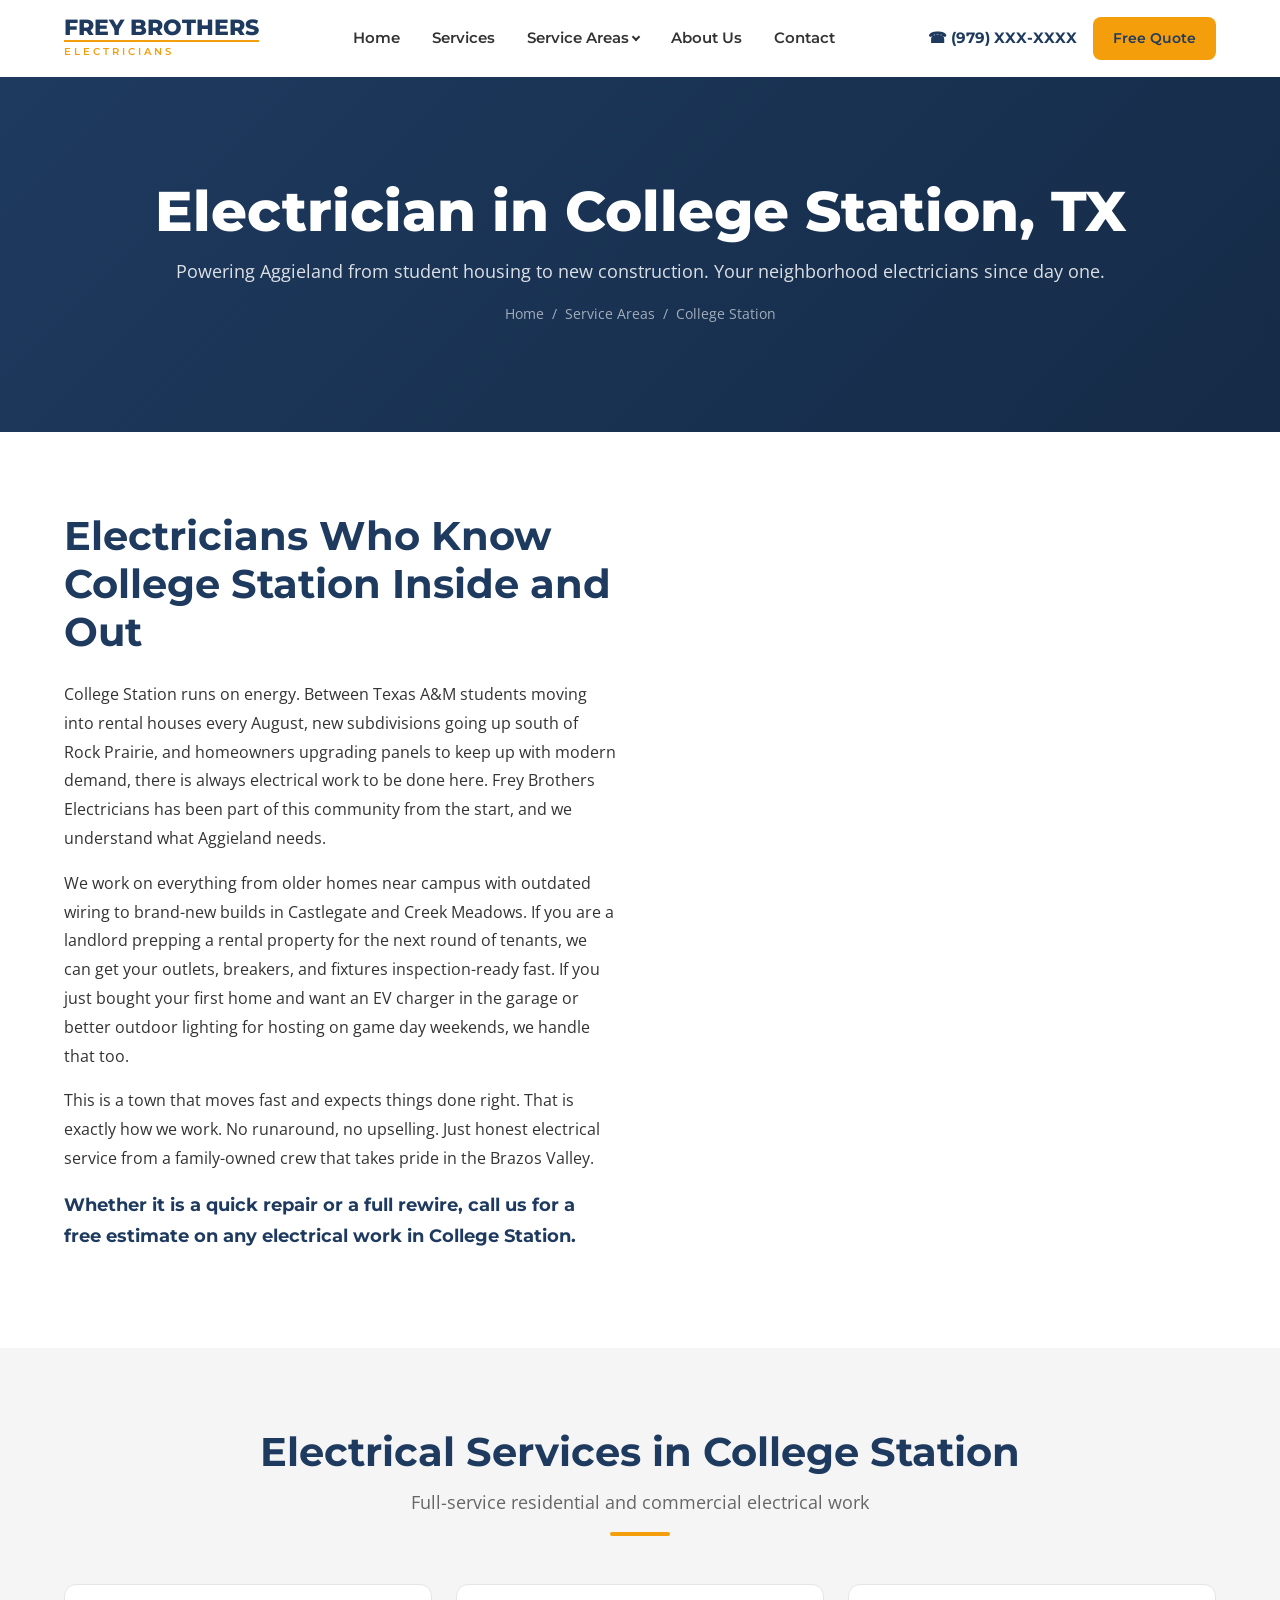
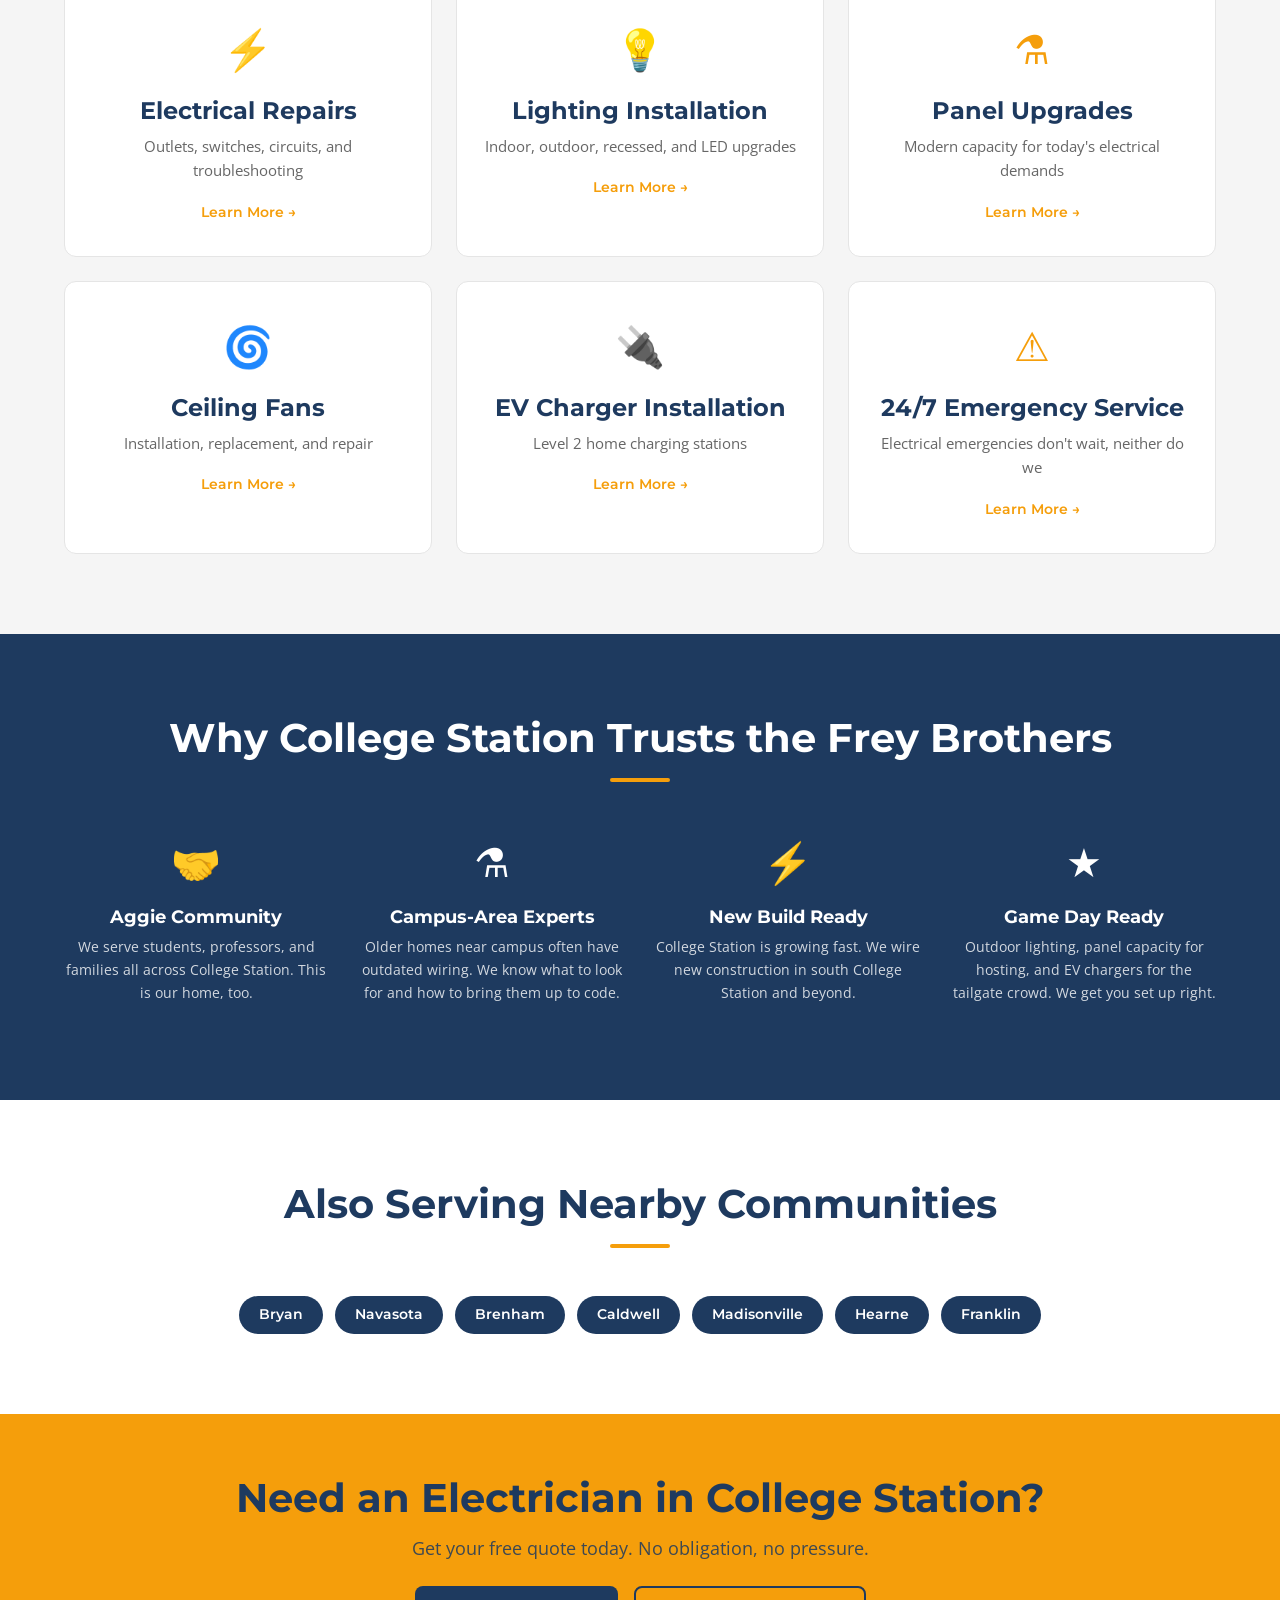
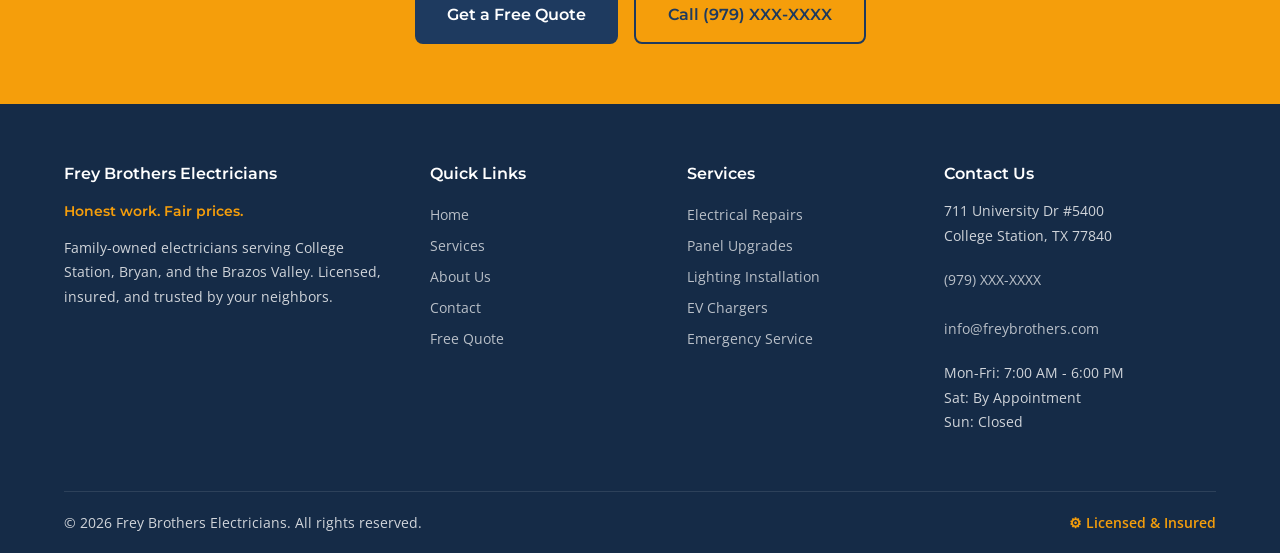
<file: areas/college-station.html>
<!DOCTYPE html>
<html lang="en">
<head>
  <meta charset="UTF-8">
  <meta name="viewport" content="width=device-width, initial-scale=1.0">
  <title>Electrician in College Station TX | Frey Brothers Electricians</title>
  <meta name="description" content="Frey Brothers Electricians serves College Station, TX. Family-owned, licensed, and insured. Electrical repairs, panel upgrades, lighting, EV chargers, and 24/7 emergency service.">
  <link rel="stylesheet" href="../css/styles.css">
</head>
<body>

  <a href="#main" class="skip-link">Skip to main content</a>

  <header class="site-header">
    <div class="header-inner">
      <a href="../index.html" class="logo">
        <span class="logo-name">FREY BROTHERS</span>
        <span class="logo-sub">Electricians</span>
      </a>
      <nav class="nav-desktop">
        <a href="../index.html">Home</a>
        <a href="../services.html">Services</a>
        <div class="nav-dropdown">
          <span class="active">Service Areas</span>
          <div class="nav-dropdown-menu">
            <a href="college-station.html">College Station</a>
            <a href="bryan.html">Bryan</a>
            <a href="navasota.html">Navasota</a>
            <a href="brenham.html">Brenham</a>
            <a href="caldwell.html">Caldwell</a>
            <a href="madisonville.html">Madisonville</a>
            <a href="hearne.html">Hearne</a>
            <a href="franklin.html">Franklin</a>
          </div>
        </div>
        <a href="../about.html">About Us</a>
        <a href="../contact.html">Contact</a>
      </nav>
      <div class="header-cta">
        <a href="tel:+19795551234" class="header-phone">&#9742; (979) XXX-XXXX</a>
        <a href="../contact.html" class="btn btn-primary btn-sm">Free Quote</a>
      </div>
      <button class="hamburger" aria-label="Menu">
        <span></span><span></span><span></span>
      </button>
    </div>
  </header>

  <nav class="nav-mobile">
    <button class="close-btn" aria-label="Close menu">&times;</button>
    <a href="../index.html">Home</a>
    <a href="../services.html">Services</a>
    <a href="#" class="mobile-dropdown-toggle" onclick="this.nextElementSibling.classList.toggle('open'); return false;">Service Areas &#9660;</a>
    <div class="mobile-dropdown-items">
      <a href="college-station.html">College Station</a>
      <a href="bryan.html">Bryan</a>
      <a href="navasota.html">Navasota</a>
      <a href="brenham.html">Brenham</a>
      <a href="caldwell.html">Caldwell</a>
      <a href="madisonville.html">Madisonville</a>
      <a href="hearne.html">Hearne</a>
      <a href="franklin.html">Franklin</a>
    </div>
    <a href="../about.html">About Us</a>
    <a href="../contact.html">Contact</a>
    <a href="tel:+19795551234" class="mobile-phone">&#9742; (979) XXX-XXXX</a>
  </nav>

  <main id="main">

    <!-- HERO -->
    <section class="hero-compact">
      <div class="container">
        <h1>Electrician in College Station, TX</h1>
        <p>Powering Aggieland from student housing to new construction. Your neighborhood electricians since day one.</p>
        <div class="breadcrumb">
          <a href="../index.html">Home</a><span class="sep">/</span><a href="#">Service Areas</a><span class="sep">/</span><span>College Station</span>
        </div>
      </div>
    </section>

    <!-- INTRO -->
    <section class="section bg-white">
      <div class="container">
        <div class="about-story fade-up">
          <div class="about-text" style="max-width: 800px; margin: 0 auto;">
            <h2>Electricians Who Know College Station Inside and Out</h2>
            <div class="accent-bar" style="margin: 16px 0 24px;"></div>
            <p>College Station runs on energy. Between Texas A&amp;M students moving into rental houses every August, new subdivisions going up south of Rock Prairie, and homeowners upgrading panels to keep up with modern demand, there is always electrical work to be done here. Frey Brothers Electricians has been part of this community from the start, and we understand what Aggieland needs.</p>
            <p>We work on everything from older homes near campus with outdated wiring to brand-new builds in Castlegate and Creek Meadows. If you are a landlord prepping a rental property for the next round of tenants, we can get your outlets, breakers, and fixtures inspection-ready fast. If you just bought your first home and want an EV charger in the garage or better outdoor lighting for hosting on game day weekends, we handle that too.</p>
            <p>This is a town that moves fast and expects things done right. That is exactly how we work. No runaround, no upselling. Just honest electrical service from a family-owned crew that takes pride in the Brazos Valley.</p>
            <p class="highlight">Whether it is a quick repair or a full rewire, call us for a free estimate on any electrical work in College Station.</p>
          </div>
        </div>
      </div>
    </section>

    <!-- SERVICES WE OFFER -->
    <section class="section bg-light">
      <div class="container">
        <div class="section-header">
          <h2>Electrical Services in College Station</h2>
          <p>Full-service residential and commercial electrical work</p>
          <div class="accent-bar"></div>
        </div>
        <div class="services-grid">
          <div class="service-card fade-up">
            <div class="card-icon">&#9889;</div>
            <h3>Electrical Repairs</h3>
            <p>Outlets, switches, circuits, and troubleshooting</p>
            <a href="../services.html" class="card-link">Learn More &rarr;</a>
          </div>
          <div class="service-card fade-up">
            <div class="card-icon">&#128161;</div>
            <h3>Lighting Installation</h3>
            <p>Indoor, outdoor, recessed, and LED upgrades</p>
            <a href="../services.html" class="card-link">Learn More &rarr;</a>
          </div>
          <div class="service-card fade-up">
            <div class="card-icon">&#9879;</div>
            <h3>Panel Upgrades</h3>
            <p>Modern capacity for today's electrical demands</p>
            <a href="../services.html" class="card-link">Learn More &rarr;</a>
          </div>
          <div class="service-card fade-up">
            <div class="card-icon">&#127744;</div>
            <h3>Ceiling Fans</h3>
            <p>Installation, replacement, and repair</p>
            <a href="../services.html" class="card-link">Learn More &rarr;</a>
          </div>
          <div class="service-card fade-up">
            <div class="card-icon">&#128268;</div>
            <h3>EV Charger Installation</h3>
            <p>Level 2 home charging stations</p>
            <a href="../services.html" class="card-link">Learn More &rarr;</a>
          </div>
          <div class="service-card fade-up">
            <div class="card-icon">&#9888;</div>
            <h3>24/7 Emergency Service</h3>
            <p>Electrical emergencies don't wait, neither do we</p>
            <a href="../services.html" class="card-link">Learn More &rarr;</a>
          </div>
        </div>
      </div>
    </section>

    <!-- WHY FREY BROTHERS -->
    <section class="section bg-primary text-white">
      <div class="container">
        <div class="section-header">
          <h2>Why College Station Trusts the Frey Brothers</h2>
          <div class="accent-bar"></div>
        </div>
        <div class="why-grid">
          <div class="why-item fade-up">
            <div class="why-icon">&#129309;</div>
            <h3>Aggie Community</h3>
            <p>We serve students, professors, and families all across College Station. This is our home, too.</p>
          </div>
          <div class="why-item fade-up">
            <div class="why-icon">&#9879;</div>
            <h3>Campus-Area Experts</h3>
            <p>Older homes near campus often have outdated wiring. We know what to look for and how to bring them up to code.</p>
          </div>
          <div class="why-item fade-up">
            <div class="why-icon">&#9889;</div>
            <h3>New Build Ready</h3>
            <p>College Station is growing fast. We wire new construction in south College Station and beyond.</p>
          </div>
          <div class="why-item fade-up">
            <div class="why-icon">&#9733;</div>
            <h3>Game Day Ready</h3>
            <p>Outdoor lighting, panel capacity for hosting, and EV chargers for the tailgate crowd. We get you set up right.</p>
          </div>
        </div>
      </div>
    </section>

    <!-- OTHER AREAS -->
    <section class="section bg-white">
      <div class="container text-center">
        <div class="section-header">
          <h2>Also Serving Nearby Communities</h2>
          <div class="accent-bar"></div>
        </div>
        <div class="area-pills">
          <a href="bryan.html" class="area-pill">Bryan</a>
          <a href="navasota.html" class="area-pill">Navasota</a>
          <a href="brenham.html" class="area-pill">Brenham</a>
          <a href="caldwell.html" class="area-pill">Caldwell</a>
          <a href="madisonville.html" class="area-pill">Madisonville</a>
          <a href="hearne.html" class="area-pill">Hearne</a>
          <a href="franklin.html" class="area-pill">Franklin</a>
        </div>
      </div>
    </section>

    <!-- CTA -->
    <section class="cta-banner">
      <div class="container">
        <h2>Need an Electrician in College Station?</h2>
        <p>Get your free quote today. No obligation, no pressure.</p>
        <div class="btn-group">
          <a href="../contact.html" class="btn btn-navy">Get a Free Quote</a>
          <a href="tel:+19795551234" class="btn btn-outline">Call (979) XXX-XXXX</a>
        </div>
      </div>
    </section>

  </main>

  <footer class="site-footer">
    <div class="container">
      <div class="footer-grid">
        <div class="footer-col">
          <h4>Frey Brothers Electricians</h4>
          <p class="footer-tagline">Honest work. Fair prices.</p>
          <p>Family-owned electricians serving College Station, Bryan, and the Brazos Valley. Licensed, insured, and trusted by your neighbors.</p>
        </div>
        <div class="footer-col">
          <h4>Quick Links</h4>
          <a href="../index.html">Home</a>
          <a href="../services.html">Services</a>
          <a href="../about.html">About Us</a>
          <a href="../contact.html">Contact</a>
          <a href="../contact.html">Free Quote</a>
        </div>
        <div class="footer-col">
          <h4>Services</h4>
          <a href="../services.html">Electrical Repairs</a>
          <a href="../services.html">Panel Upgrades</a>
          <a href="../services.html">Lighting Installation</a>
          <a href="../services.html">EV Chargers</a>
          <a href="../services.html">Emergency Service</a>
        </div>
        <div class="footer-col">
          <h4>Contact Us</h4>
          <p>711 University Dr #5400<br>College Station, TX 77840</p>
          <p><a href="tel:+19795551234">(979) XXX-XXXX</a></p>
          <p><a href="mailto:info@freybrothers.com">info@freybrothers.com</a></p>
          <p>Mon-Fri: 7:00 AM - 6:00 PM<br>Sat: By Appointment<br>Sun: Closed</p>
        </div>
      </div>
      <div class="footer-bottom">
        <span>&copy; 2026 Frey Brothers Electricians. All rights reserved.</span>
        <span class="footer-badge">&#9881; Licensed &amp; Insured</span>
      </div>
    </div>
  </footer>

  <script src="../js/main.js"></script>
</body>
</html>
</file>
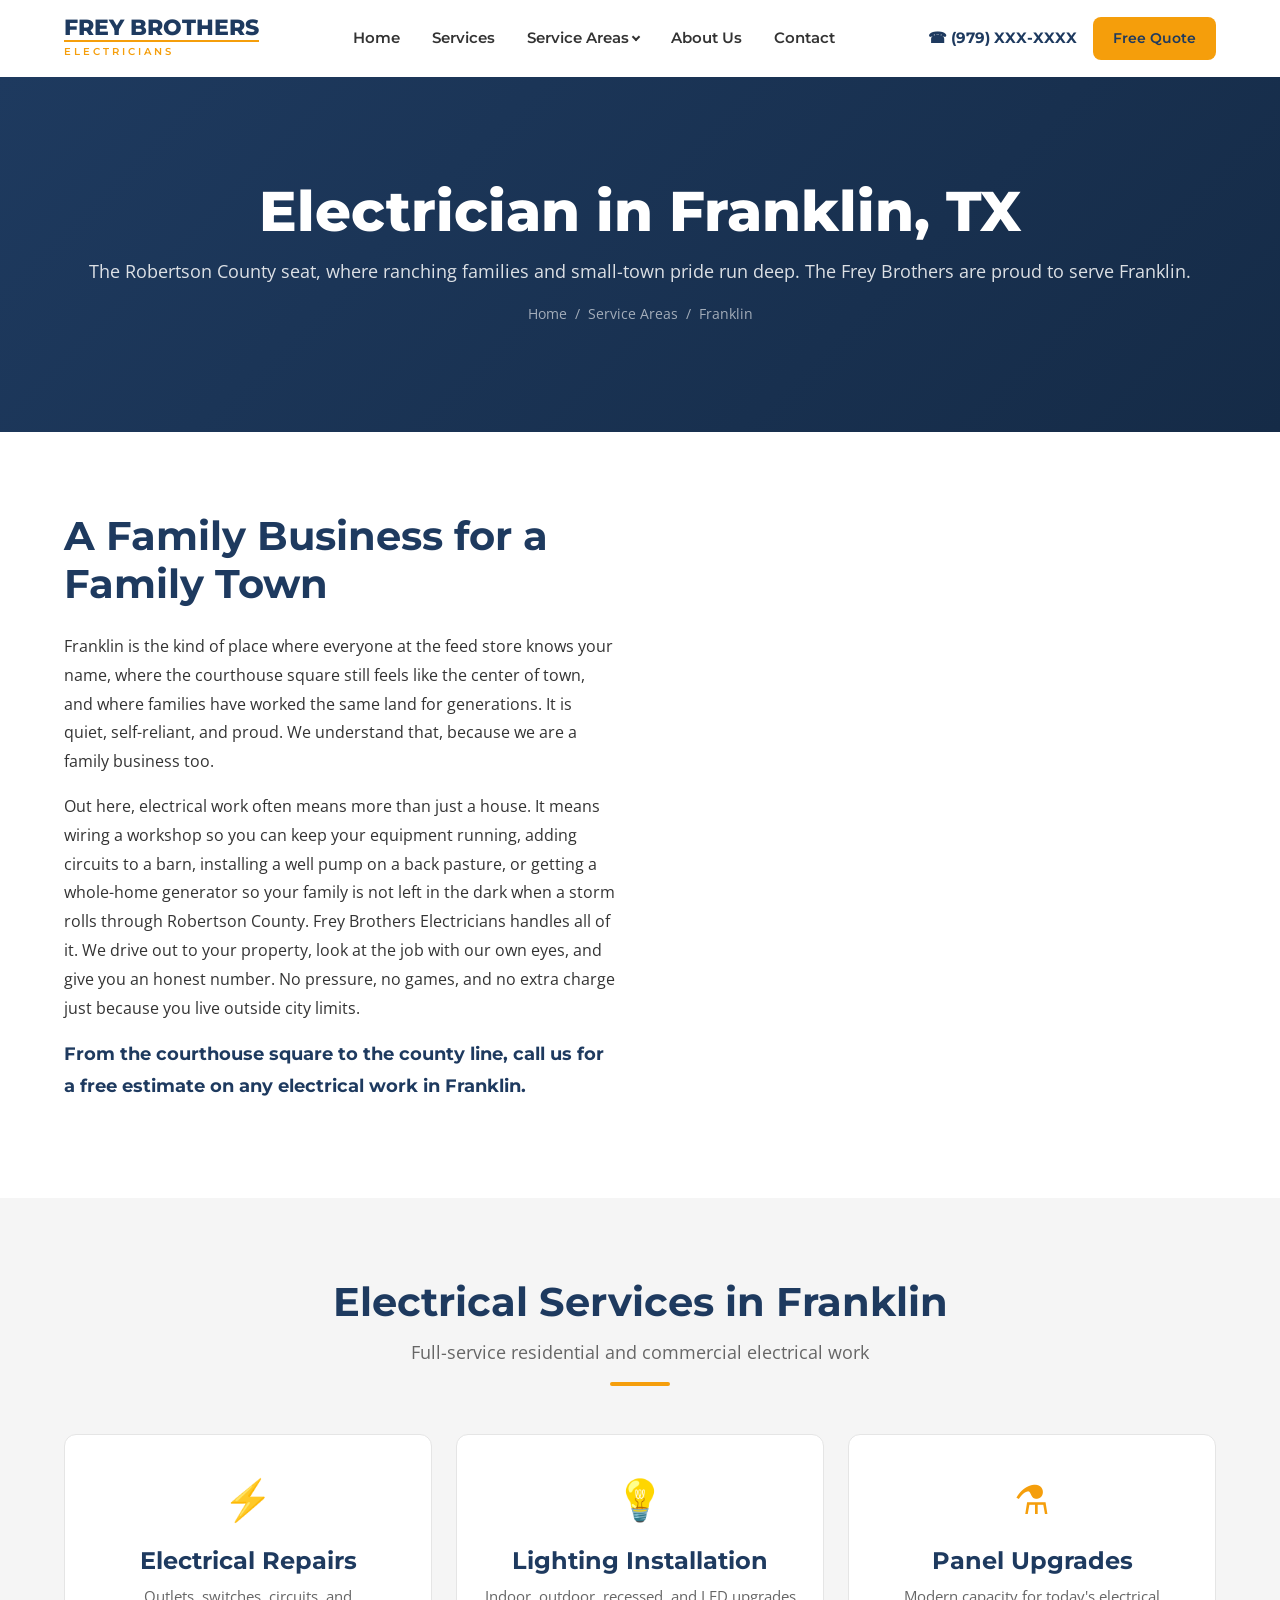
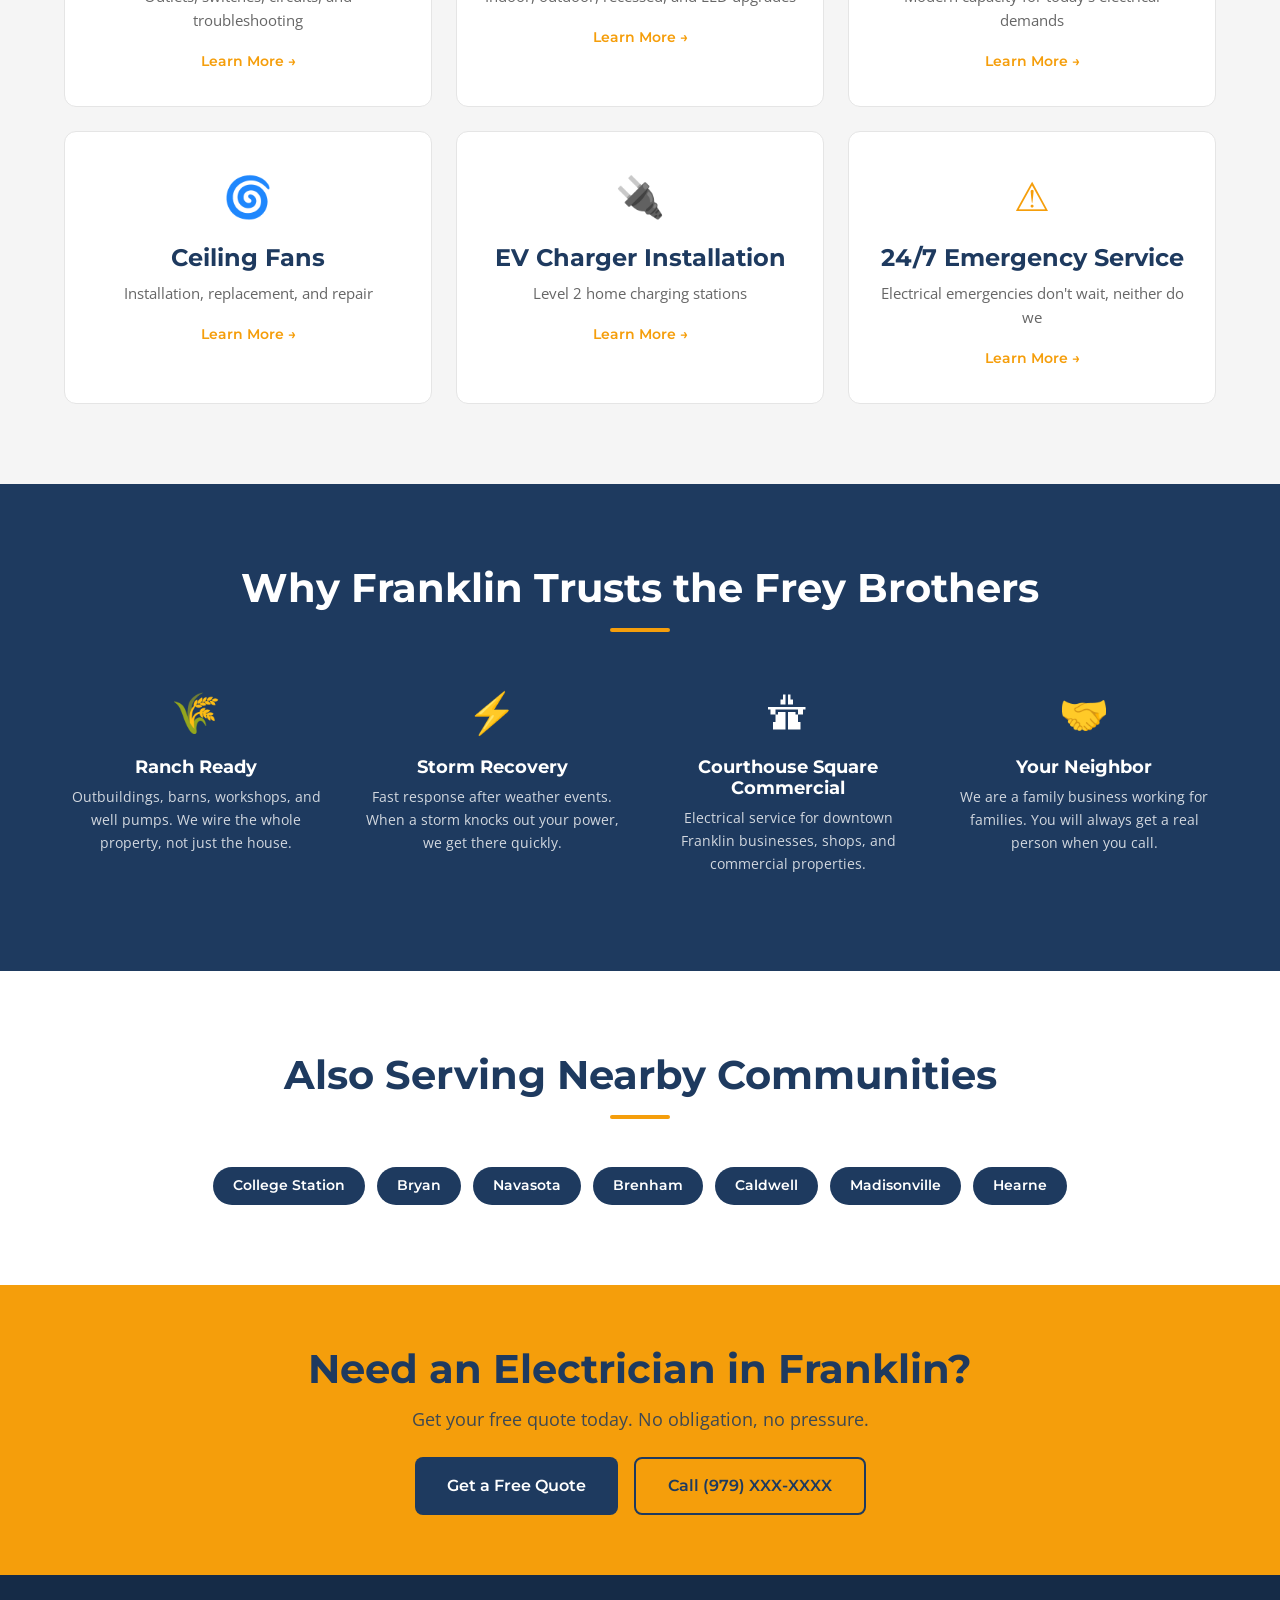
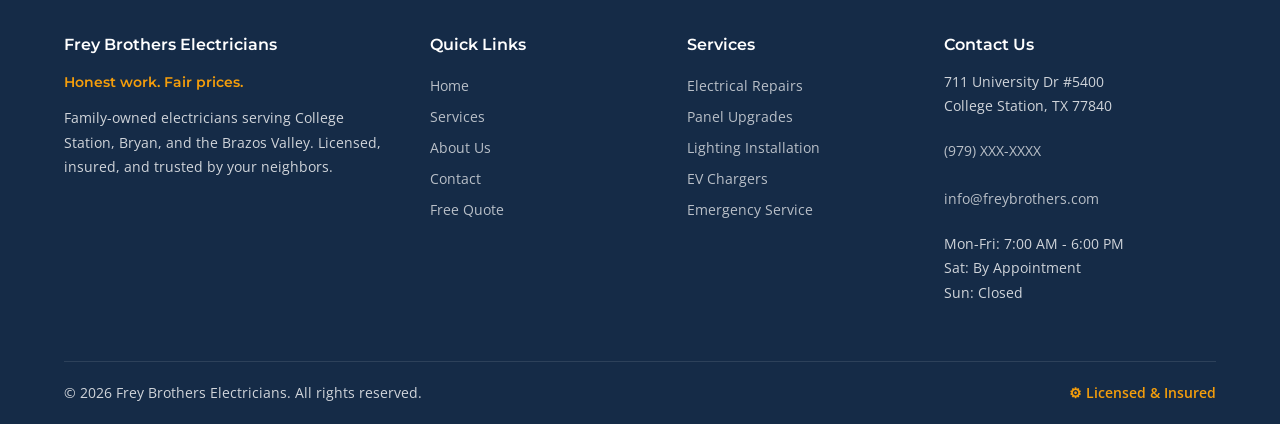
<file: areas/franklin.html>
<!DOCTYPE html>
<html lang="en">
<head>
  <meta charset="UTF-8">
  <meta name="viewport" content="width=device-width, initial-scale=1.0">
  <title>Electrician in Franklin TX | Frey Brothers Electricians</title>
  <meta name="description" content="Frey Brothers Electricians serves Franklin, TX. Family-owned, licensed, and insured. Ranch wiring, storm recovery, generator installs, and 24/7 emergency service in Robertson County.">
  <link rel="stylesheet" href="../css/styles.css">
</head>
<body>

  <a href="#main" class="skip-link">Skip to main content</a>

  <header class="site-header">
    <div class="header-inner">
      <a href="../index.html" class="logo">
        <span class="logo-name">FREY BROTHERS</span>
        <span class="logo-sub">Electricians</span>
      </a>
      <nav class="nav-desktop">
        <a href="../index.html">Home</a>
        <a href="../services.html">Services</a>
        <div class="nav-dropdown">
          <span class="active">Service Areas</span>
          <div class="nav-dropdown-menu">
            <a href="college-station.html">College Station</a>
            <a href="bryan.html">Bryan</a>
            <a href="navasota.html">Navasota</a>
            <a href="brenham.html">Brenham</a>
            <a href="caldwell.html">Caldwell</a>
            <a href="madisonville.html">Madisonville</a>
            <a href="hearne.html">Hearne</a>
            <a href="franklin.html">Franklin</a>
          </div>
        </div>
        <a href="../about.html">About Us</a>
        <a href="../contact.html">Contact</a>
      </nav>
      <div class="header-cta">
        <a href="tel:+19795551234" class="header-phone">&#9742; (979) XXX-XXXX</a>
        <a href="../contact.html" class="btn btn-primary btn-sm">Free Quote</a>
      </div>
      <button class="hamburger" aria-label="Menu">
        <span></span><span></span><span></span>
      </button>
    </div>
  </header>

  <nav class="nav-mobile">
    <button class="close-btn" aria-label="Close menu">&times;</button>
    <a href="../index.html">Home</a>
    <a href="../services.html">Services</a>
    <a href="#" class="mobile-dropdown-toggle" onclick="this.nextElementSibling.classList.toggle('open'); return false;">Service Areas &#9660;</a>
    <div class="mobile-dropdown-items">
      <a href="college-station.html">College Station</a>
      <a href="bryan.html">Bryan</a>
      <a href="navasota.html">Navasota</a>
      <a href="brenham.html">Brenham</a>
      <a href="caldwell.html">Caldwell</a>
      <a href="madisonville.html">Madisonville</a>
      <a href="hearne.html">Hearne</a>
      <a href="franklin.html">Franklin</a>
    </div>
    <a href="../about.html">About Us</a>
    <a href="../contact.html">Contact</a>
    <a href="tel:+19795551234" class="mobile-phone">&#9742; (979) XXX-XXXX</a>
  </nav>

  <main id="main">

    <!-- HERO -->
    <section class="hero-compact">
      <div class="container">
        <h1>Electrician in Franklin, TX</h1>
        <p>The Robertson County seat, where ranching families and small-town pride run deep. The Frey Brothers are proud to serve Franklin.</p>
        <div class="breadcrumb">
          <a href="../index.html">Home</a><span class="sep">/</span><a href="#">Service Areas</a><span class="sep">/</span><span>Franklin</span>
        </div>
      </div>
    </section>

    <!-- INTRO -->
    <section class="section bg-white">
      <div class="container">
        <div class="about-story fade-up">
          <div class="about-text" style="max-width: 800px; margin: 0 auto;">
            <h2>A Family Business for a Family Town</h2>
            <div class="accent-bar" style="margin: 16px 0 24px;"></div>
            <p>Franklin is the kind of place where everyone at the feed store knows your name, where the courthouse square still feels like the center of town, and where families have worked the same land for generations. It is quiet, self-reliant, and proud. We understand that, because we are a family business too.</p>
            <p>Out here, electrical work often means more than just a house. It means wiring a workshop so you can keep your equipment running, adding circuits to a barn, installing a well pump on a back pasture, or getting a whole-home generator so your family is not left in the dark when a storm rolls through Robertson County. Frey Brothers Electricians handles all of it. We drive out to your property, look at the job with our own eyes, and give you an honest number. No pressure, no games, and no extra charge just because you live outside city limits.</p>
            <p class="highlight">From the courthouse square to the county line, call us for a free estimate on any electrical work in Franklin.</p>
          </div>
        </div>
      </div>
    </section>

    <!-- SERVICES WE OFFER -->
    <section class="section bg-light">
      <div class="container">
        <div class="section-header">
          <h2>Electrical Services in Franklin</h2>
          <p>Full-service residential and commercial electrical work</p>
          <div class="accent-bar"></div>
        </div>
        <div class="services-grid">
          <div class="service-card fade-up">
            <div class="card-icon">&#9889;</div>
            <h3>Electrical Repairs</h3>
            <p>Outlets, switches, circuits, and troubleshooting</p>
            <a href="../services.html" class="card-link">Learn More &rarr;</a>
          </div>
          <div class="service-card fade-up">
            <div class="card-icon">&#128161;</div>
            <h3>Lighting Installation</h3>
            <p>Indoor, outdoor, recessed, and LED upgrades</p>
            <a href="../services.html" class="card-link">Learn More &rarr;</a>
          </div>
          <div class="service-card fade-up">
            <div class="card-icon">&#9879;</div>
            <h3>Panel Upgrades</h3>
            <p>Modern capacity for today's electrical demands</p>
            <a href="../services.html" class="card-link">Learn More &rarr;</a>
          </div>
          <div class="service-card fade-up">
            <div class="card-icon">&#127744;</div>
            <h3>Ceiling Fans</h3>
            <p>Installation, replacement, and repair</p>
            <a href="../services.html" class="card-link">Learn More &rarr;</a>
          </div>
          <div class="service-card fade-up">
            <div class="card-icon">&#128268;</div>
            <h3>EV Charger Installation</h3>
            <p>Level 2 home charging stations</p>
            <a href="../services.html" class="card-link">Learn More &rarr;</a>
          </div>
          <div class="service-card fade-up">
            <div class="card-icon">&#9888;</div>
            <h3>24/7 Emergency Service</h3>
            <p>Electrical emergencies don't wait, neither do we</p>
            <a href="../services.html" class="card-link">Learn More &rarr;</a>
          </div>
        </div>
      </div>
    </section>

    <!-- WHY FREY BROTHERS -->
    <section class="section bg-primary text-white">
      <div class="container">
        <div class="section-header">
          <h2>Why Franklin Trusts the Frey Brothers</h2>
          <div class="accent-bar"></div>
        </div>
        <div class="why-grid">
          <div class="why-item fade-up">
            <div class="why-icon">&#127806;</div>
            <h3>Ranch Ready</h3>
            <p>Outbuildings, barns, workshops, and well pumps. We wire the whole property, not just the house.</p>
          </div>
          <div class="why-item fade-up">
            <div class="why-icon">&#9889;</div>
            <h3>Storm Recovery</h3>
            <p>Fast response after weather events. When a storm knocks out your power, we get there quickly.</p>
          </div>
          <div class="why-item fade-up">
            <div class="why-icon">&#128739;</div>
            <h3>Courthouse Square Commercial</h3>
            <p>Electrical service for downtown Franklin businesses, shops, and commercial properties.</p>
          </div>
          <div class="why-item fade-up">
            <div class="why-icon">&#129309;</div>
            <h3>Your Neighbor</h3>
            <p>We are a family business working for families. You will always get a real person when you call.</p>
          </div>
        </div>
      </div>
    </section>

    <!-- OTHER AREAS -->
    <section class="section bg-white">
      <div class="container text-center">
        <div class="section-header">
          <h2>Also Serving Nearby Communities</h2>
          <div class="accent-bar"></div>
        </div>
        <div class="area-pills">
          <a href="college-station.html" class="area-pill">College Station</a>
          <a href="bryan.html" class="area-pill">Bryan</a>
          <a href="navasota.html" class="area-pill">Navasota</a>
          <a href="brenham.html" class="area-pill">Brenham</a>
          <a href="caldwell.html" class="area-pill">Caldwell</a>
          <a href="madisonville.html" class="area-pill">Madisonville</a>
          <a href="hearne.html" class="area-pill">Hearne</a>
        </div>
      </div>
    </section>

    <!-- CTA -->
    <section class="cta-banner">
      <div class="container">
        <h2>Need an Electrician in Franklin?</h2>
        <p>Get your free quote today. No obligation, no pressure.</p>
        <div class="btn-group">
          <a href="../contact.html" class="btn btn-navy">Get a Free Quote</a>
          <a href="tel:+19795551234" class="btn btn-outline">Call (979) XXX-XXXX</a>
        </div>
      </div>
    </section>

  </main>

  <footer class="site-footer">
    <div class="container">
      <div class="footer-grid">
        <div class="footer-col">
          <h4>Frey Brothers Electricians</h4>
          <p class="footer-tagline">Honest work. Fair prices.</p>
          <p>Family-owned electricians serving College Station, Bryan, and the Brazos Valley. Licensed, insured, and trusted by your neighbors.</p>
        </div>
        <div class="footer-col">
          <h4>Quick Links</h4>
          <a href="../index.html">Home</a>
          <a href="../services.html">Services</a>
          <a href="../about.html">About Us</a>
          <a href="../contact.html">Contact</a>
          <a href="../contact.html">Free Quote</a>
        </div>
        <div class="footer-col">
          <h4>Services</h4>
          <a href="../services.html">Electrical Repairs</a>
          <a href="../services.html">Panel Upgrades</a>
          <a href="../services.html">Lighting Installation</a>
          <a href="../services.html">EV Chargers</a>
          <a href="../services.html">Emergency Service</a>
        </div>
        <div class="footer-col">
          <h4>Contact Us</h4>
          <p>711 University Dr #5400<br>College Station, TX 77840</p>
          <p><a href="tel:+19795551234">(979) XXX-XXXX</a></p>
          <p><a href="mailto:info@freybrothers.com">info@freybrothers.com</a></p>
          <p>Mon-Fri: 7:00 AM - 6:00 PM<br>Sat: By Appointment<br>Sun: Closed</p>
        </div>
      </div>
      <div class="footer-bottom">
        <span>&copy; 2026 Frey Brothers Electricians. All rights reserved.</span>
        <span class="footer-badge">&#9881; Licensed &amp; Insured</span>
      </div>
    </div>
  </footer>

  <script src="../js/main.js"></script>
</body>
</html>
</file>
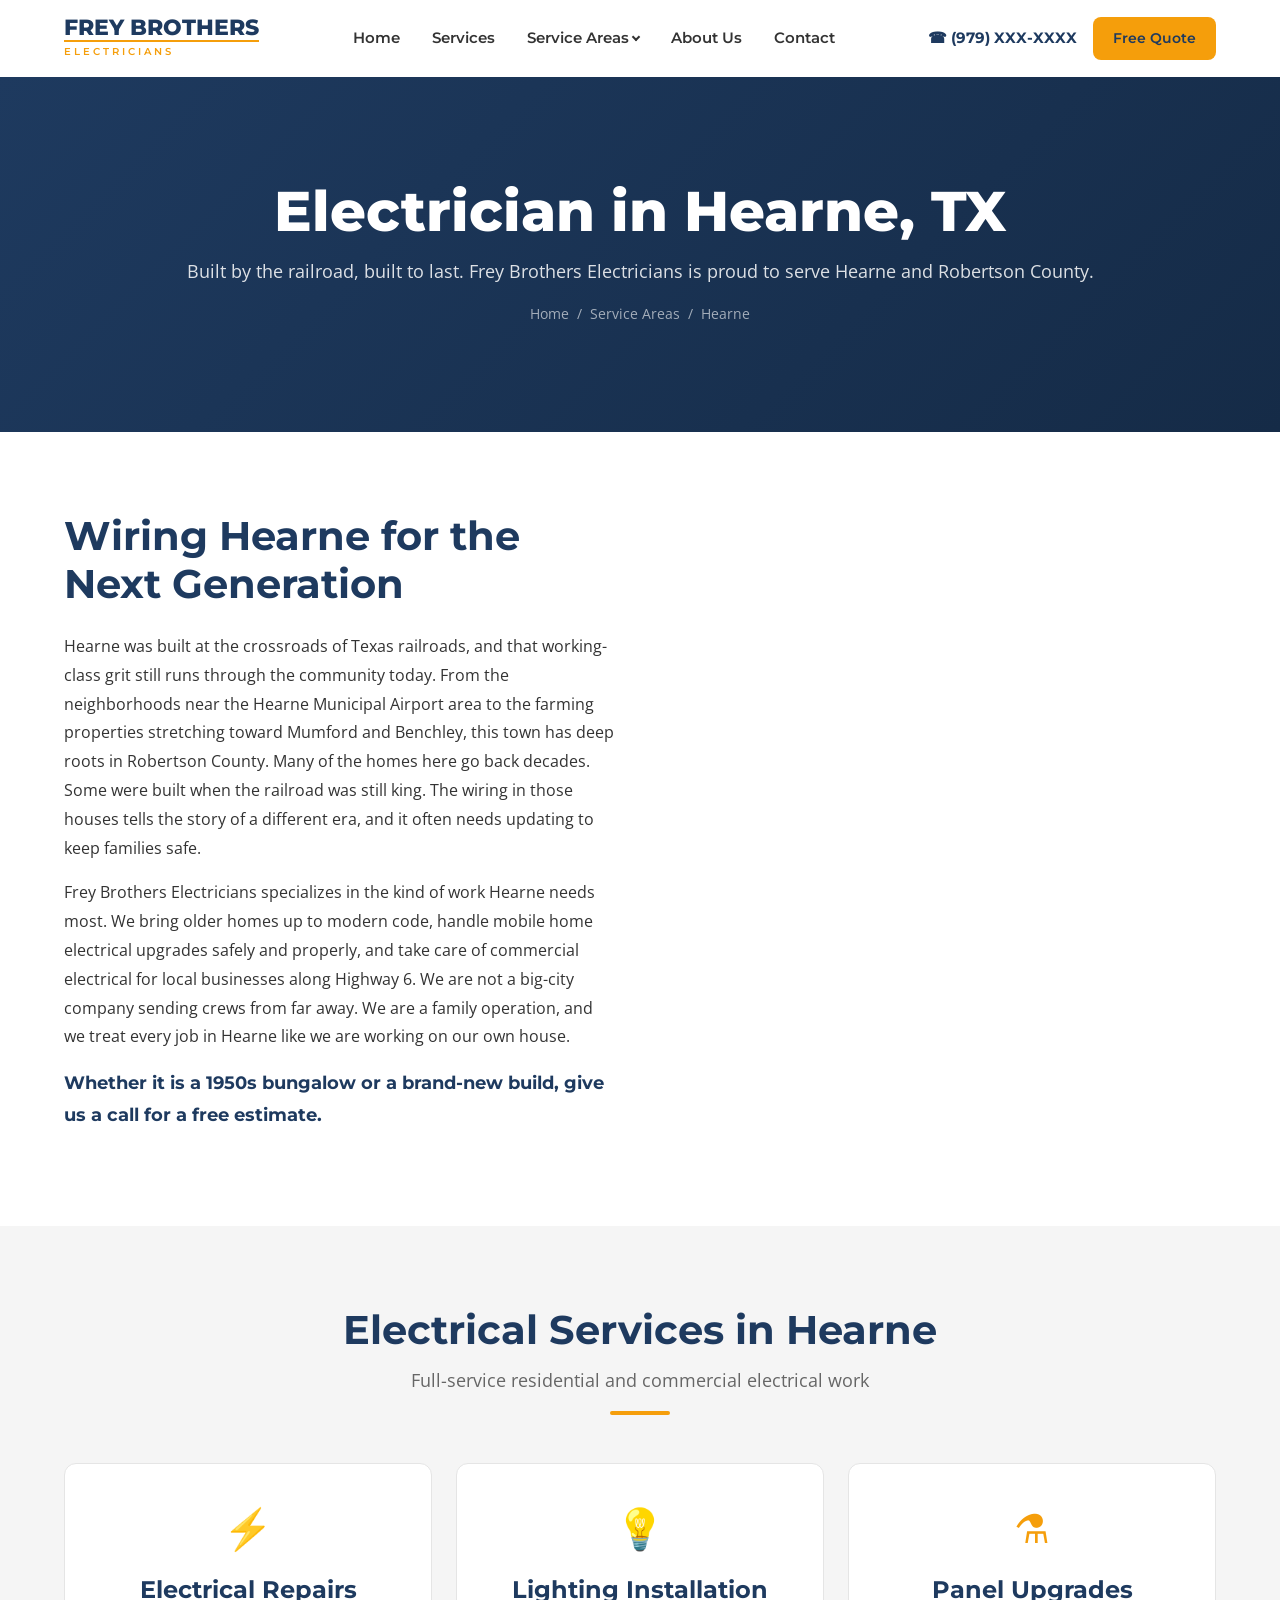
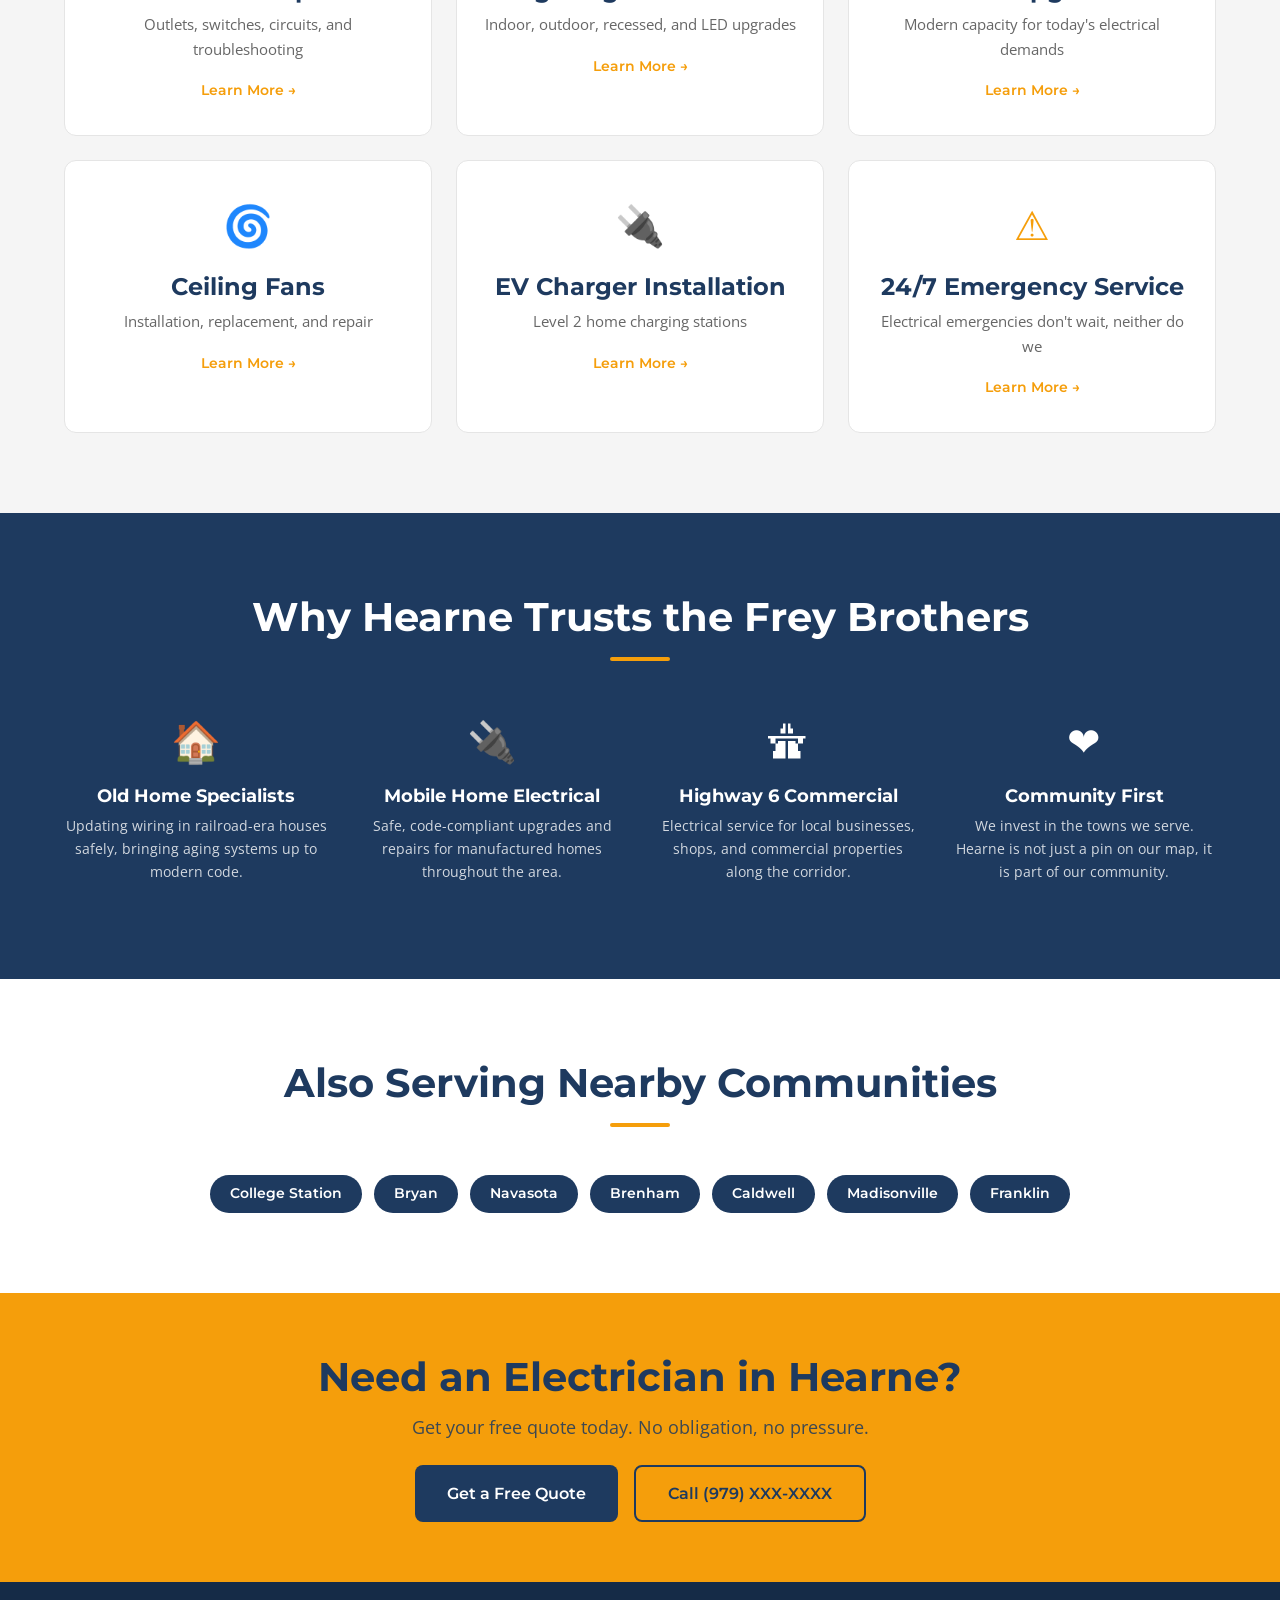
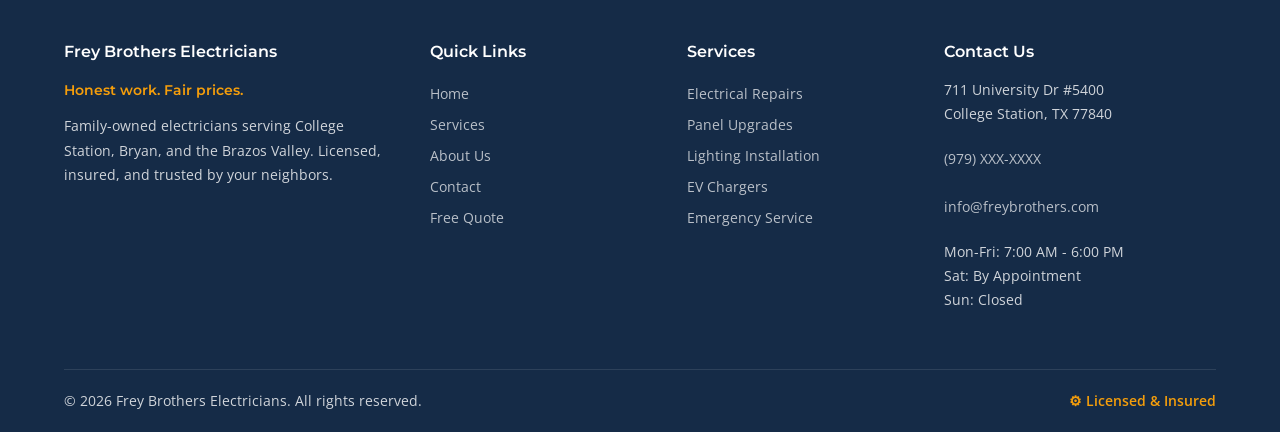
<file: areas/hearne.html>
<!DOCTYPE html>
<html lang="en">
<head>
  <meta charset="UTF-8">
  <meta name="viewport" content="width=device-width, initial-scale=1.0">
  <title>Electrician in Hearne TX | Frey Brothers Electricians</title>
  <meta name="description" content="Frey Brothers Electricians serves Hearne, TX. Family-owned, licensed, and insured. Old home rewiring, mobile home electrical, commercial work, and 24/7 emergency service in Robertson County.">
  <link rel="stylesheet" href="../css/styles.css">
</head>
<body>

  <a href="#main" class="skip-link">Skip to main content</a>

  <header class="site-header">
    <div class="header-inner">
      <a href="../index.html" class="logo">
        <span class="logo-name">FREY BROTHERS</span>
        <span class="logo-sub">Electricians</span>
      </a>
      <nav class="nav-desktop">
        <a href="../index.html">Home</a>
        <a href="../services.html">Services</a>
        <div class="nav-dropdown">
          <span class="active">Service Areas</span>
          <div class="nav-dropdown-menu">
            <a href="college-station.html">College Station</a>
            <a href="bryan.html">Bryan</a>
            <a href="navasota.html">Navasota</a>
            <a href="brenham.html">Brenham</a>
            <a href="caldwell.html">Caldwell</a>
            <a href="madisonville.html">Madisonville</a>
            <a href="hearne.html">Hearne</a>
            <a href="franklin.html">Franklin</a>
          </div>
        </div>
        <a href="../about.html">About Us</a>
        <a href="../contact.html">Contact</a>
      </nav>
      <div class="header-cta">
        <a href="tel:+19795551234" class="header-phone">&#9742; (979) XXX-XXXX</a>
        <a href="../contact.html" class="btn btn-primary btn-sm">Free Quote</a>
      </div>
      <button class="hamburger" aria-label="Menu">
        <span></span><span></span><span></span>
      </button>
    </div>
  </header>

  <nav class="nav-mobile">
    <button class="close-btn" aria-label="Close menu">&times;</button>
    <a href="../index.html">Home</a>
    <a href="../services.html">Services</a>
    <a href="#" class="mobile-dropdown-toggle" onclick="this.nextElementSibling.classList.toggle('open'); return false;">Service Areas &#9660;</a>
    <div class="mobile-dropdown-items">
      <a href="college-station.html">College Station</a>
      <a href="bryan.html">Bryan</a>
      <a href="navasota.html">Navasota</a>
      <a href="brenham.html">Brenham</a>
      <a href="caldwell.html">Caldwell</a>
      <a href="madisonville.html">Madisonville</a>
      <a href="hearne.html">Hearne</a>
      <a href="franklin.html">Franklin</a>
    </div>
    <a href="../about.html">About Us</a>
    <a href="../contact.html">Contact</a>
    <a href="tel:+19795551234" class="mobile-phone">&#9742; (979) XXX-XXXX</a>
  </nav>

  <main id="main">

    <!-- HERO -->
    <section class="hero-compact">
      <div class="container">
        <h1>Electrician in Hearne, TX</h1>
        <p>Built by the railroad, built to last. Frey Brothers Electricians is proud to serve Hearne and Robertson County.</p>
        <div class="breadcrumb">
          <a href="../index.html">Home</a><span class="sep">/</span><a href="#">Service Areas</a><span class="sep">/</span><span>Hearne</span>
        </div>
      </div>
    </section>

    <!-- INTRO -->
    <section class="section bg-white">
      <div class="container">
        <div class="about-story fade-up">
          <div class="about-text" style="max-width: 800px; margin: 0 auto;">
            <h2>Wiring Hearne for the Next Generation</h2>
            <div class="accent-bar" style="margin: 16px 0 24px;"></div>
            <p>Hearne was built at the crossroads of Texas railroads, and that working-class grit still runs through the community today. From the neighborhoods near the Hearne Municipal Airport area to the farming properties stretching toward Mumford and Benchley, this town has deep roots in Robertson County. Many of the homes here go back decades. Some were built when the railroad was still king. The wiring in those houses tells the story of a different era, and it often needs updating to keep families safe.</p>
            <p>Frey Brothers Electricians specializes in the kind of work Hearne needs most. We bring older homes up to modern code, handle mobile home electrical upgrades safely and properly, and take care of commercial electrical for local businesses along Highway 6. We are not a big-city company sending crews from far away. We are a family operation, and we treat every job in Hearne like we are working on our own house.</p>
            <p class="highlight">Whether it is a 1950s bungalow or a brand-new build, give us a call for a free estimate.</p>
          </div>
        </div>
      </div>
    </section>

    <!-- SERVICES WE OFFER -->
    <section class="section bg-light">
      <div class="container">
        <div class="section-header">
          <h2>Electrical Services in Hearne</h2>
          <p>Full-service residential and commercial electrical work</p>
          <div class="accent-bar"></div>
        </div>
        <div class="services-grid">
          <div class="service-card fade-up">
            <div class="card-icon">&#9889;</div>
            <h3>Electrical Repairs</h3>
            <p>Outlets, switches, circuits, and troubleshooting</p>
            <a href="../services.html" class="card-link">Learn More &rarr;</a>
          </div>
          <div class="service-card fade-up">
            <div class="card-icon">&#128161;</div>
            <h3>Lighting Installation</h3>
            <p>Indoor, outdoor, recessed, and LED upgrades</p>
            <a href="../services.html" class="card-link">Learn More &rarr;</a>
          </div>
          <div class="service-card fade-up">
            <div class="card-icon">&#9879;</div>
            <h3>Panel Upgrades</h3>
            <p>Modern capacity for today's electrical demands</p>
            <a href="../services.html" class="card-link">Learn More &rarr;</a>
          </div>
          <div class="service-card fade-up">
            <div class="card-icon">&#127744;</div>
            <h3>Ceiling Fans</h3>
            <p>Installation, replacement, and repair</p>
            <a href="../services.html" class="card-link">Learn More &rarr;</a>
          </div>
          <div class="service-card fade-up">
            <div class="card-icon">&#128268;</div>
            <h3>EV Charger Installation</h3>
            <p>Level 2 home charging stations</p>
            <a href="../services.html" class="card-link">Learn More &rarr;</a>
          </div>
          <div class="service-card fade-up">
            <div class="card-icon">&#9888;</div>
            <h3>24/7 Emergency Service</h3>
            <p>Electrical emergencies don't wait, neither do we</p>
            <a href="../services.html" class="card-link">Learn More &rarr;</a>
          </div>
        </div>
      </div>
    </section>

    <!-- WHY FREY BROTHERS -->
    <section class="section bg-primary text-white">
      <div class="container">
        <div class="section-header">
          <h2>Why Hearne Trusts the Frey Brothers</h2>
          <div class="accent-bar"></div>
        </div>
        <div class="why-grid">
          <div class="why-item fade-up">
            <div class="why-icon">&#127968;</div>
            <h3>Old Home Specialists</h3>
            <p>Updating wiring in railroad-era houses safely, bringing aging systems up to modern code.</p>
          </div>
          <div class="why-item fade-up">
            <div class="why-icon">&#128268;</div>
            <h3>Mobile Home Electrical</h3>
            <p>Safe, code-compliant upgrades and repairs for manufactured homes throughout the area.</p>
          </div>
          <div class="why-item fade-up">
            <div class="why-icon">&#128739;</div>
            <h3>Highway 6 Commercial</h3>
            <p>Electrical service for local businesses, shops, and commercial properties along the corridor.</p>
          </div>
          <div class="why-item fade-up">
            <div class="why-icon">&#10084;</div>
            <h3>Community First</h3>
            <p>We invest in the towns we serve. Hearne is not just a pin on our map, it is part of our community.</p>
          </div>
        </div>
      </div>
    </section>

    <!-- OTHER AREAS -->
    <section class="section bg-white">
      <div class="container text-center">
        <div class="section-header">
          <h2>Also Serving Nearby Communities</h2>
          <div class="accent-bar"></div>
        </div>
        <div class="area-pills">
          <a href="college-station.html" class="area-pill">College Station</a>
          <a href="bryan.html" class="area-pill">Bryan</a>
          <a href="navasota.html" class="area-pill">Navasota</a>
          <a href="brenham.html" class="area-pill">Brenham</a>
          <a href="caldwell.html" class="area-pill">Caldwell</a>
          <a href="madisonville.html" class="area-pill">Madisonville</a>
          <a href="franklin.html" class="area-pill">Franklin</a>
        </div>
      </div>
    </section>

    <!-- CTA -->
    <section class="cta-banner">
      <div class="container">
        <h2>Need an Electrician in Hearne?</h2>
        <p>Get your free quote today. No obligation, no pressure.</p>
        <div class="btn-group">
          <a href="../contact.html" class="btn btn-navy">Get a Free Quote</a>
          <a href="tel:+19795551234" class="btn btn-outline">Call (979) XXX-XXXX</a>
        </div>
      </div>
    </section>

  </main>

  <footer class="site-footer">
    <div class="container">
      <div class="footer-grid">
        <div class="footer-col">
          <h4>Frey Brothers Electricians</h4>
          <p class="footer-tagline">Honest work. Fair prices.</p>
          <p>Family-owned electricians serving College Station, Bryan, and the Brazos Valley. Licensed, insured, and trusted by your neighbors.</p>
        </div>
        <div class="footer-col">
          <h4>Quick Links</h4>
          <a href="../index.html">Home</a>
          <a href="../services.html">Services</a>
          <a href="../about.html">About Us</a>
          <a href="../contact.html">Contact</a>
          <a href="../contact.html">Free Quote</a>
        </div>
        <div class="footer-col">
          <h4>Services</h4>
          <a href="../services.html">Electrical Repairs</a>
          <a href="../services.html">Panel Upgrades</a>
          <a href="../services.html">Lighting Installation</a>
          <a href="../services.html">EV Chargers</a>
          <a href="../services.html">Emergency Service</a>
        </div>
        <div class="footer-col">
          <h4>Contact Us</h4>
          <p>711 University Dr #5400<br>College Station, TX 77840</p>
          <p><a href="tel:+19795551234">(979) XXX-XXXX</a></p>
          <p><a href="mailto:info@freybrothers.com">info@freybrothers.com</a></p>
          <p>Mon-Fri: 7:00 AM - 6:00 PM<br>Sat: By Appointment<br>Sun: Closed</p>
        </div>
      </div>
      <div class="footer-bottom">
        <span>&copy; 2026 Frey Brothers Electricians. All rights reserved.</span>
        <span class="footer-badge">&#9881; Licensed &amp; Insured</span>
      </div>
    </div>
  </footer>

  <script src="../js/main.js"></script>
</body>
</html>
</file>
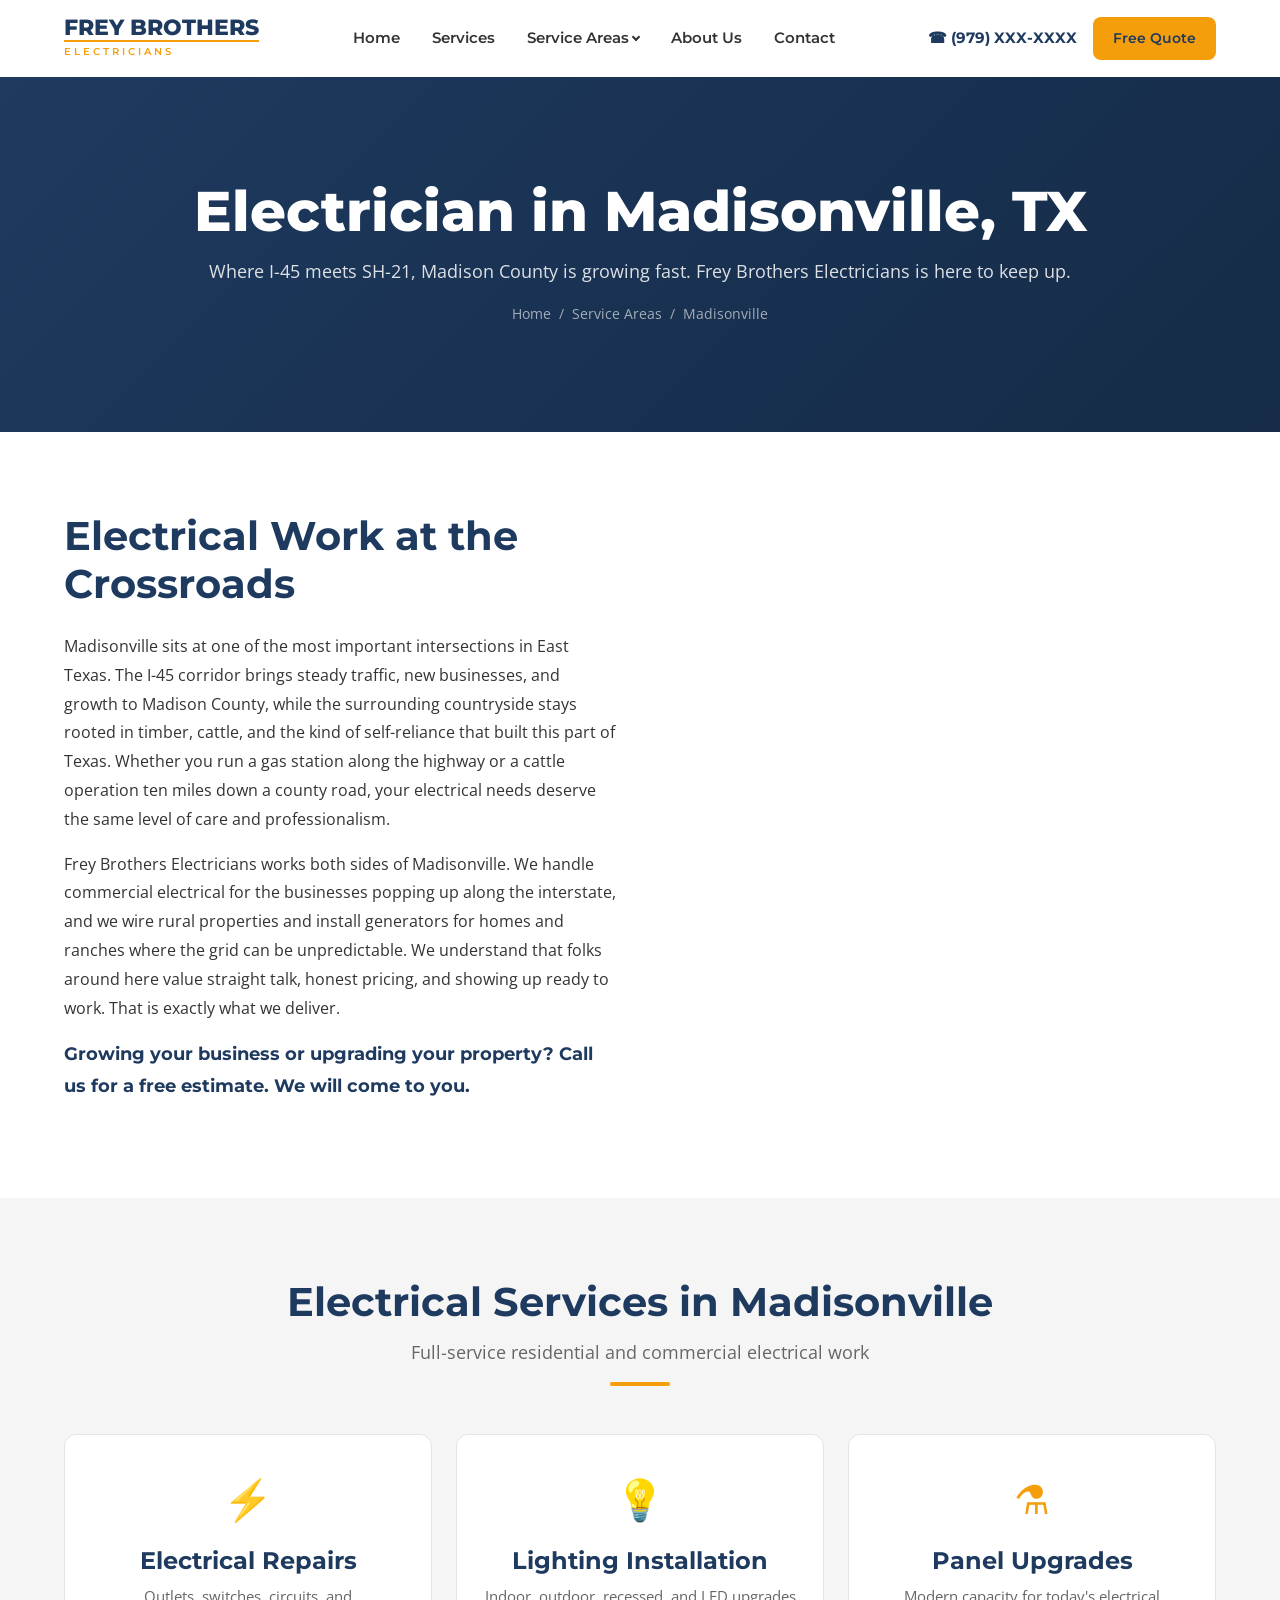
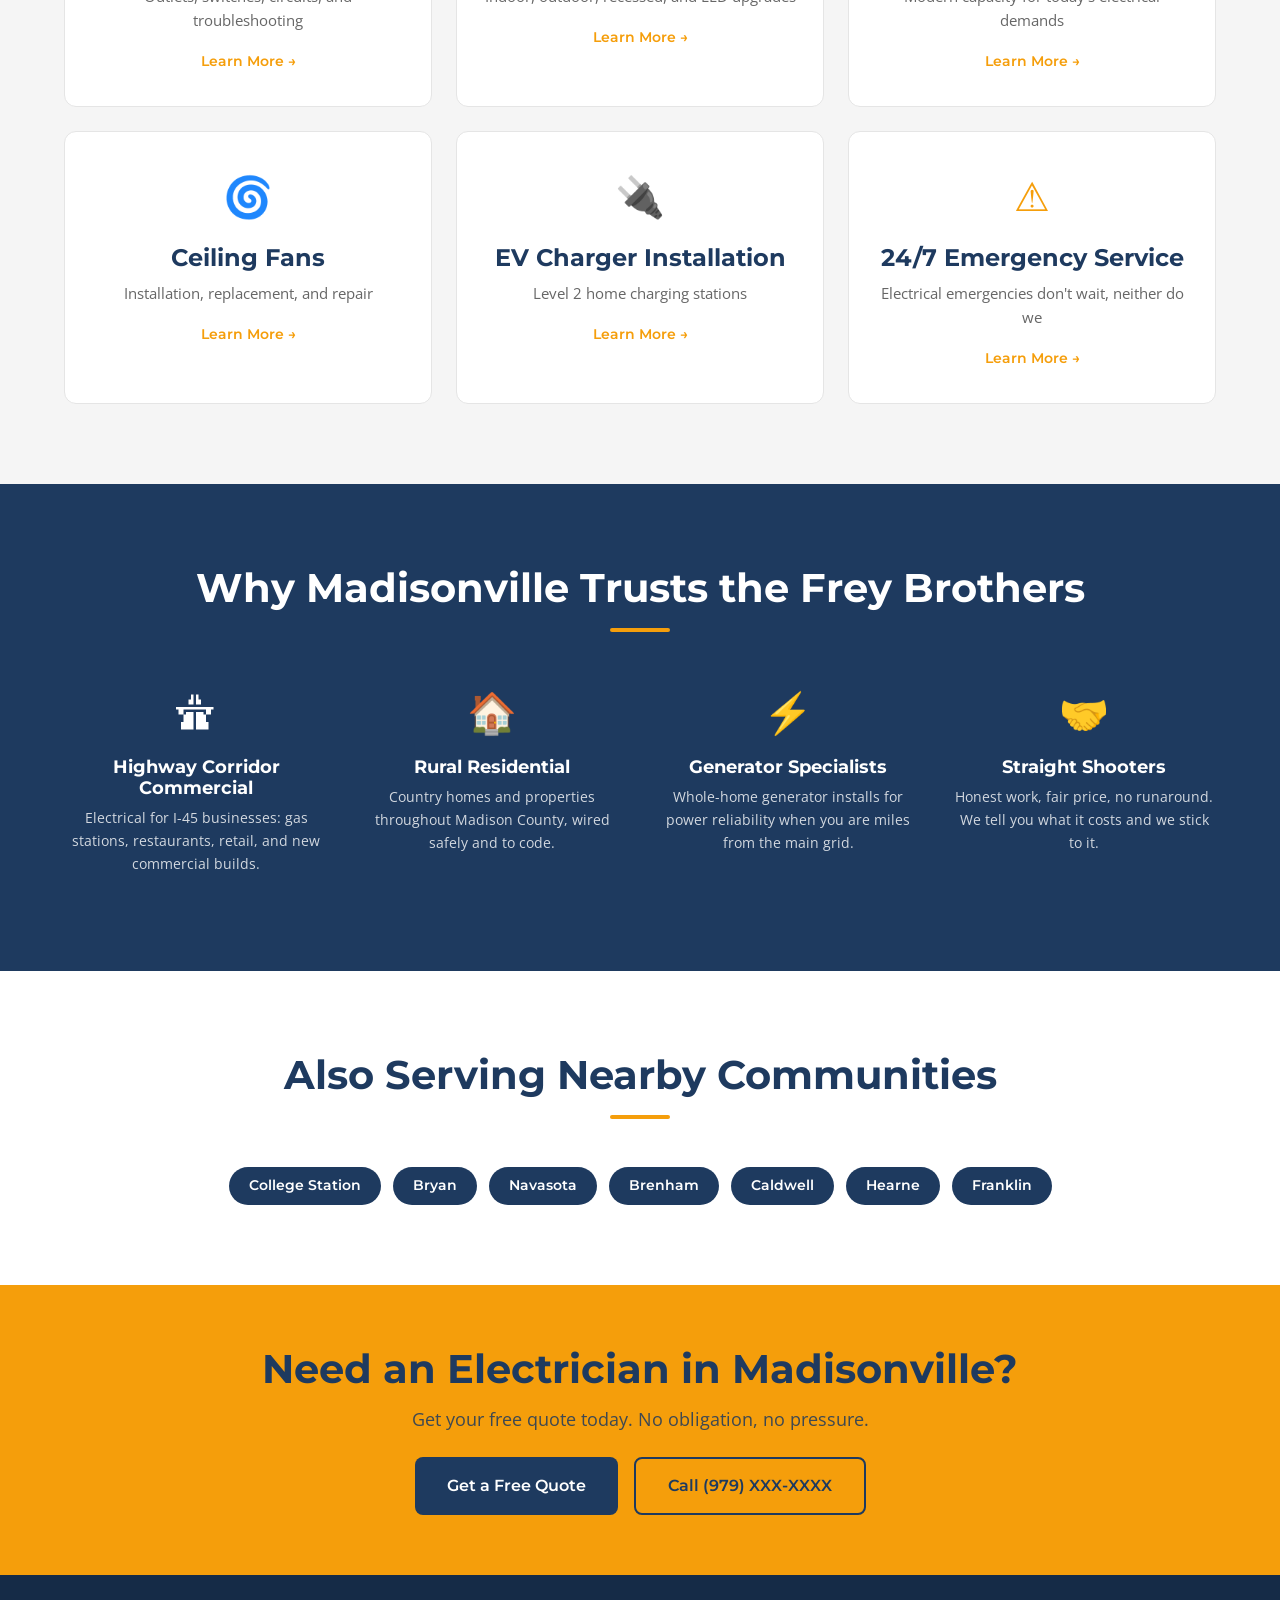
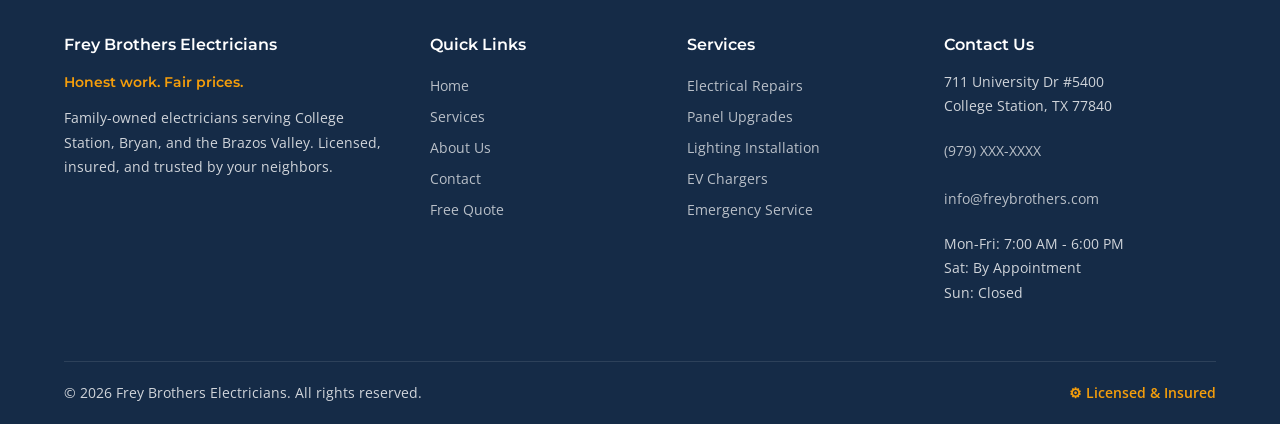
<file: areas/madisonville.html>
<!DOCTYPE html>
<html lang="en">
<head>
  <meta charset="UTF-8">
  <meta name="viewport" content="width=device-width, initial-scale=1.0">
  <title>Electrician in Madisonville TX | Frey Brothers Electricians</title>
  <meta name="description" content="Frey Brothers Electricians serves Madisonville, TX. Family-owned, licensed, and insured. Commercial electrical, generator installs, rural wiring, and 24/7 emergency service in Madison County.">
  <link rel="stylesheet" href="../css/styles.css">
</head>
<body>

  <a href="#main" class="skip-link">Skip to main content</a>

  <header class="site-header">
    <div class="header-inner">
      <a href="../index.html" class="logo">
        <span class="logo-name">FREY BROTHERS</span>
        <span class="logo-sub">Electricians</span>
      </a>
      <nav class="nav-desktop">
        <a href="../index.html">Home</a>
        <a href="../services.html">Services</a>
        <div class="nav-dropdown">
          <span class="active">Service Areas</span>
          <div class="nav-dropdown-menu">
            <a href="college-station.html">College Station</a>
            <a href="bryan.html">Bryan</a>
            <a href="navasota.html">Navasota</a>
            <a href="brenham.html">Brenham</a>
            <a href="caldwell.html">Caldwell</a>
            <a href="madisonville.html">Madisonville</a>
            <a href="hearne.html">Hearne</a>
            <a href="franklin.html">Franklin</a>
          </div>
        </div>
        <a href="../about.html">About Us</a>
        <a href="../contact.html">Contact</a>
      </nav>
      <div class="header-cta">
        <a href="tel:+19795551234" class="header-phone">&#9742; (979) XXX-XXXX</a>
        <a href="../contact.html" class="btn btn-primary btn-sm">Free Quote</a>
      </div>
      <button class="hamburger" aria-label="Menu">
        <span></span><span></span><span></span>
      </button>
    </div>
  </header>

  <nav class="nav-mobile">
    <button class="close-btn" aria-label="Close menu">&times;</button>
    <a href="../index.html">Home</a>
    <a href="../services.html">Services</a>
    <a href="#" class="mobile-dropdown-toggle" onclick="this.nextElementSibling.classList.toggle('open'); return false;">Service Areas &#9660;</a>
    <div class="mobile-dropdown-items">
      <a href="college-station.html">College Station</a>
      <a href="bryan.html">Bryan</a>
      <a href="navasota.html">Navasota</a>
      <a href="brenham.html">Brenham</a>
      <a href="caldwell.html">Caldwell</a>
      <a href="madisonville.html">Madisonville</a>
      <a href="hearne.html">Hearne</a>
      <a href="franklin.html">Franklin</a>
    </div>
    <a href="../about.html">About Us</a>
    <a href="../contact.html">Contact</a>
    <a href="tel:+19795551234" class="mobile-phone">&#9742; (979) XXX-XXXX</a>
  </nav>

  <main id="main">

    <!-- HERO -->
    <section class="hero-compact">
      <div class="container">
        <h1>Electrician in Madisonville, TX</h1>
        <p>Where I-45 meets SH-21, Madison County is growing fast. Frey Brothers Electricians is here to keep up.</p>
        <div class="breadcrumb">
          <a href="../index.html">Home</a><span class="sep">/</span><a href="#">Service Areas</a><span class="sep">/</span><span>Madisonville</span>
        </div>
      </div>
    </section>

    <!-- INTRO -->
    <section class="section bg-white">
      <div class="container">
        <div class="about-story fade-up">
          <div class="about-text" style="max-width: 800px; margin: 0 auto;">
            <h2>Electrical Work at the Crossroads</h2>
            <div class="accent-bar" style="margin: 16px 0 24px;"></div>
            <p>Madisonville sits at one of the most important intersections in East Texas. The I-45 corridor brings steady traffic, new businesses, and growth to Madison County, while the surrounding countryside stays rooted in timber, cattle, and the kind of self-reliance that built this part of Texas. Whether you run a gas station along the highway or a cattle operation ten miles down a county road, your electrical needs deserve the same level of care and professionalism.</p>
            <p>Frey Brothers Electricians works both sides of Madisonville. We handle commercial electrical for the businesses popping up along the interstate, and we wire rural properties and install generators for homes and ranches where the grid can be unpredictable. We understand that folks around here value straight talk, honest pricing, and showing up ready to work. That is exactly what we deliver.</p>
            <p class="highlight">Growing your business or upgrading your property? Call us for a free estimate. We will come to you.</p>
          </div>
        </div>
      </div>
    </section>

    <!-- SERVICES WE OFFER -->
    <section class="section bg-light">
      <div class="container">
        <div class="section-header">
          <h2>Electrical Services in Madisonville</h2>
          <p>Full-service residential and commercial electrical work</p>
          <div class="accent-bar"></div>
        </div>
        <div class="services-grid">
          <div class="service-card fade-up">
            <div class="card-icon">&#9889;</div>
            <h3>Electrical Repairs</h3>
            <p>Outlets, switches, circuits, and troubleshooting</p>
            <a href="../services.html" class="card-link">Learn More &rarr;</a>
          </div>
          <div class="service-card fade-up">
            <div class="card-icon">&#128161;</div>
            <h3>Lighting Installation</h3>
            <p>Indoor, outdoor, recessed, and LED upgrades</p>
            <a href="../services.html" class="card-link">Learn More &rarr;</a>
          </div>
          <div class="service-card fade-up">
            <div class="card-icon">&#9879;</div>
            <h3>Panel Upgrades</h3>
            <p>Modern capacity for today's electrical demands</p>
            <a href="../services.html" class="card-link">Learn More &rarr;</a>
          </div>
          <div class="service-card fade-up">
            <div class="card-icon">&#127744;</div>
            <h3>Ceiling Fans</h3>
            <p>Installation, replacement, and repair</p>
            <a href="../services.html" class="card-link">Learn More &rarr;</a>
          </div>
          <div class="service-card fade-up">
            <div class="card-icon">&#128268;</div>
            <h3>EV Charger Installation</h3>
            <p>Level 2 home charging stations</p>
            <a href="../services.html" class="card-link">Learn More &rarr;</a>
          </div>
          <div class="service-card fade-up">
            <div class="card-icon">&#9888;</div>
            <h3>24/7 Emergency Service</h3>
            <p>Electrical emergencies don't wait, neither do we</p>
            <a href="../services.html" class="card-link">Learn More &rarr;</a>
          </div>
        </div>
      </div>
    </section>

    <!-- WHY FREY BROTHERS -->
    <section class="section bg-primary text-white">
      <div class="container">
        <div class="section-header">
          <h2>Why Madisonville Trusts the Frey Brothers</h2>
          <div class="accent-bar"></div>
        </div>
        <div class="why-grid">
          <div class="why-item fade-up">
            <div class="why-icon">&#128739;</div>
            <h3>Highway Corridor Commercial</h3>
            <p>Electrical for I-45 businesses: gas stations, restaurants, retail, and new commercial builds.</p>
          </div>
          <div class="why-item fade-up">
            <div class="why-icon">&#127968;</div>
            <h3>Rural Residential</h3>
            <p>Country homes and properties throughout Madison County, wired safely and to code.</p>
          </div>
          <div class="why-item fade-up">
            <div class="why-icon">&#9889;</div>
            <h3>Generator Specialists</h3>
            <p>Whole-home generator installs for power reliability when you are miles from the main grid.</p>
          </div>
          <div class="why-item fade-up">
            <div class="why-icon">&#129309;</div>
            <h3>Straight Shooters</h3>
            <p>Honest work, fair price, no runaround. We tell you what it costs and we stick to it.</p>
          </div>
        </div>
      </div>
    </section>

    <!-- OTHER AREAS -->
    <section class="section bg-white">
      <div class="container text-center">
        <div class="section-header">
          <h2>Also Serving Nearby Communities</h2>
          <div class="accent-bar"></div>
        </div>
        <div class="area-pills">
          <a href="college-station.html" class="area-pill">College Station</a>
          <a href="bryan.html" class="area-pill">Bryan</a>
          <a href="navasota.html" class="area-pill">Navasota</a>
          <a href="brenham.html" class="area-pill">Brenham</a>
          <a href="caldwell.html" class="area-pill">Caldwell</a>
          <a href="hearne.html" class="area-pill">Hearne</a>
          <a href="franklin.html" class="area-pill">Franklin</a>
        </div>
      </div>
    </section>

    <!-- CTA -->
    <section class="cta-banner">
      <div class="container">
        <h2>Need an Electrician in Madisonville?</h2>
        <p>Get your free quote today. No obligation, no pressure.</p>
        <div class="btn-group">
          <a href="../contact.html" class="btn btn-navy">Get a Free Quote</a>
          <a href="tel:+19795551234" class="btn btn-outline">Call (979) XXX-XXXX</a>
        </div>
      </div>
    </section>

  </main>

  <footer class="site-footer">
    <div class="container">
      <div class="footer-grid">
        <div class="footer-col">
          <h4>Frey Brothers Electricians</h4>
          <p class="footer-tagline">Honest work. Fair prices.</p>
          <p>Family-owned electricians serving College Station, Bryan, and the Brazos Valley. Licensed, insured, and trusted by your neighbors.</p>
        </div>
        <div class="footer-col">
          <h4>Quick Links</h4>
          <a href="../index.html">Home</a>
          <a href="../services.html">Services</a>
          <a href="../about.html">About Us</a>
          <a href="../contact.html">Contact</a>
          <a href="../contact.html">Free Quote</a>
        </div>
        <div class="footer-col">
          <h4>Services</h4>
          <a href="../services.html">Electrical Repairs</a>
          <a href="../services.html">Panel Upgrades</a>
          <a href="../services.html">Lighting Installation</a>
          <a href="../services.html">EV Chargers</a>
          <a href="../services.html">Emergency Service</a>
        </div>
        <div class="footer-col">
          <h4>Contact Us</h4>
          <p>711 University Dr #5400<br>College Station, TX 77840</p>
          <p><a href="tel:+19795551234">(979) XXX-XXXX</a></p>
          <p><a href="mailto:info@freybrothers.com">info@freybrothers.com</a></p>
          <p>Mon-Fri: 7:00 AM - 6:00 PM<br>Sat: By Appointment<br>Sun: Closed</p>
        </div>
      </div>
      <div class="footer-bottom">
        <span>&copy; 2026 Frey Brothers Electricians. All rights reserved.</span>
        <span class="footer-badge">&#9881; Licensed &amp; Insured</span>
      </div>
    </div>
  </footer>

  <script src="../js/main.js"></script>
</body>
</html>
</file>
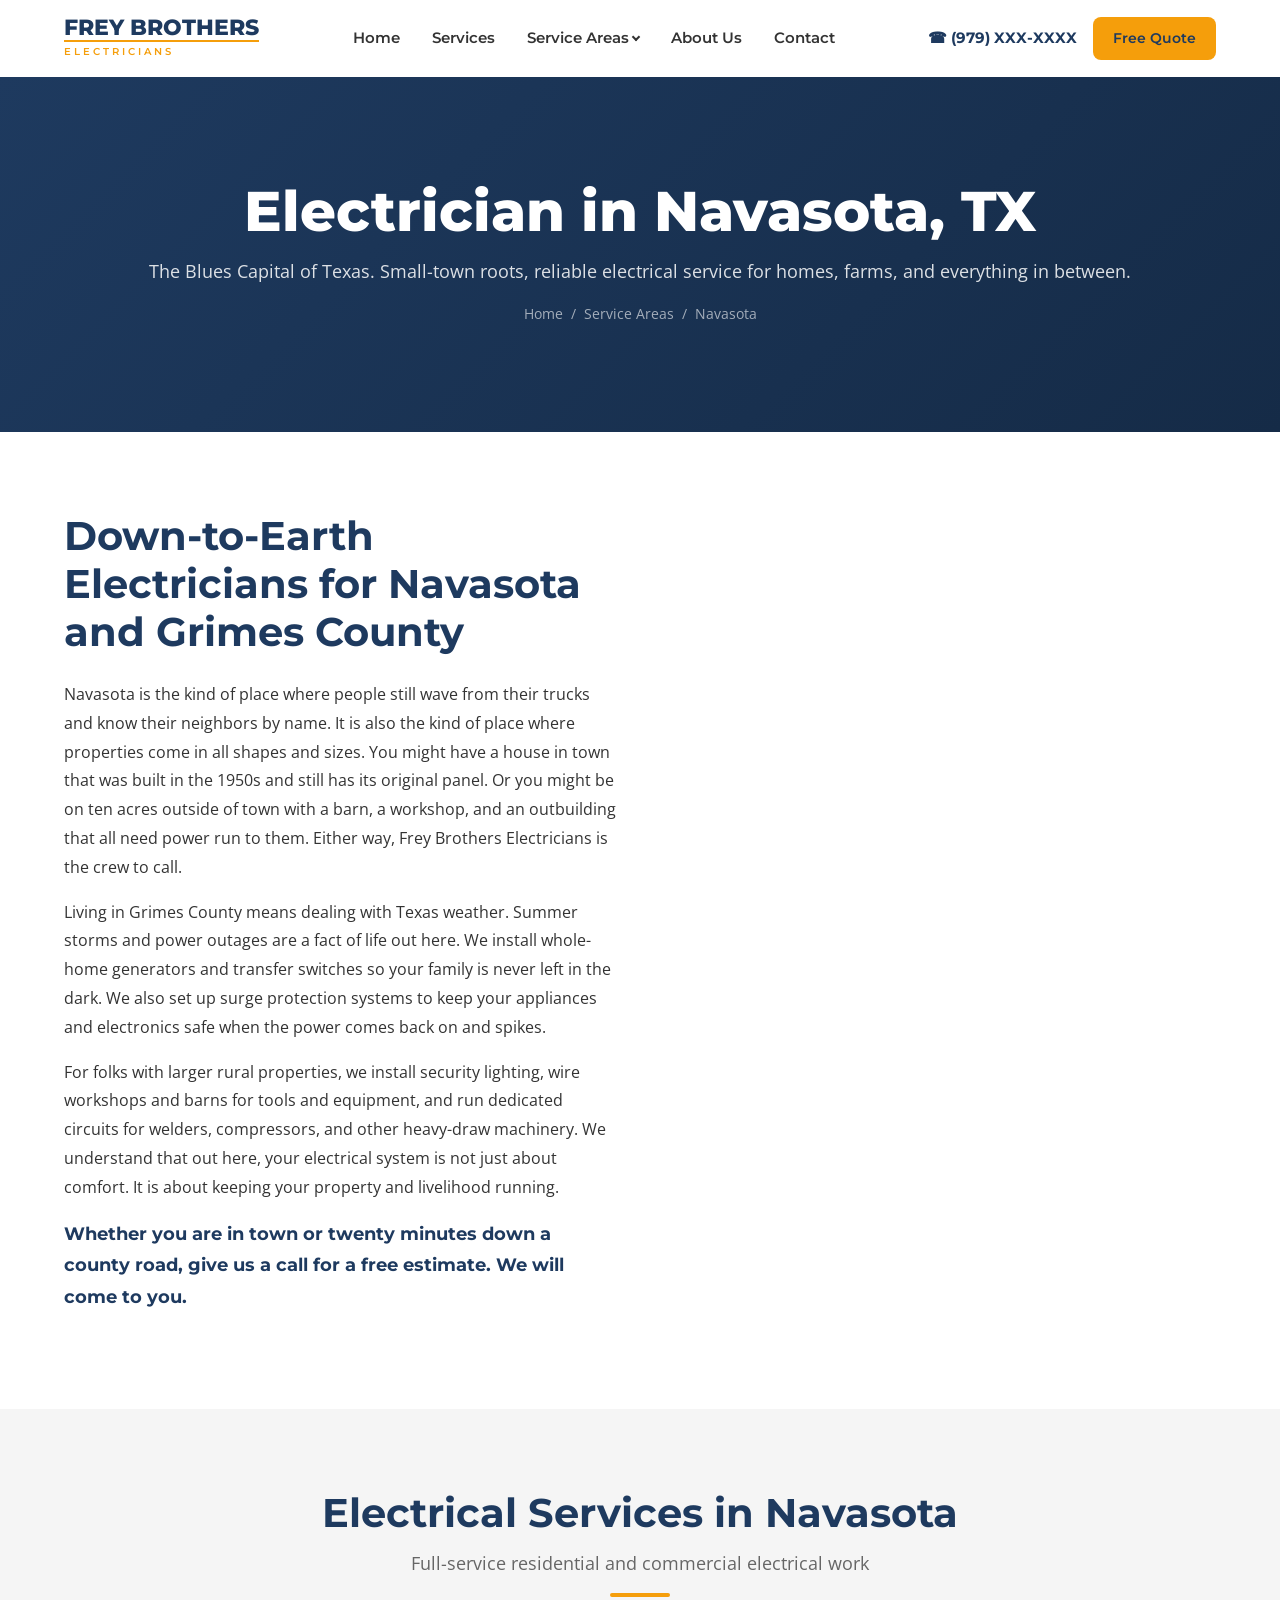
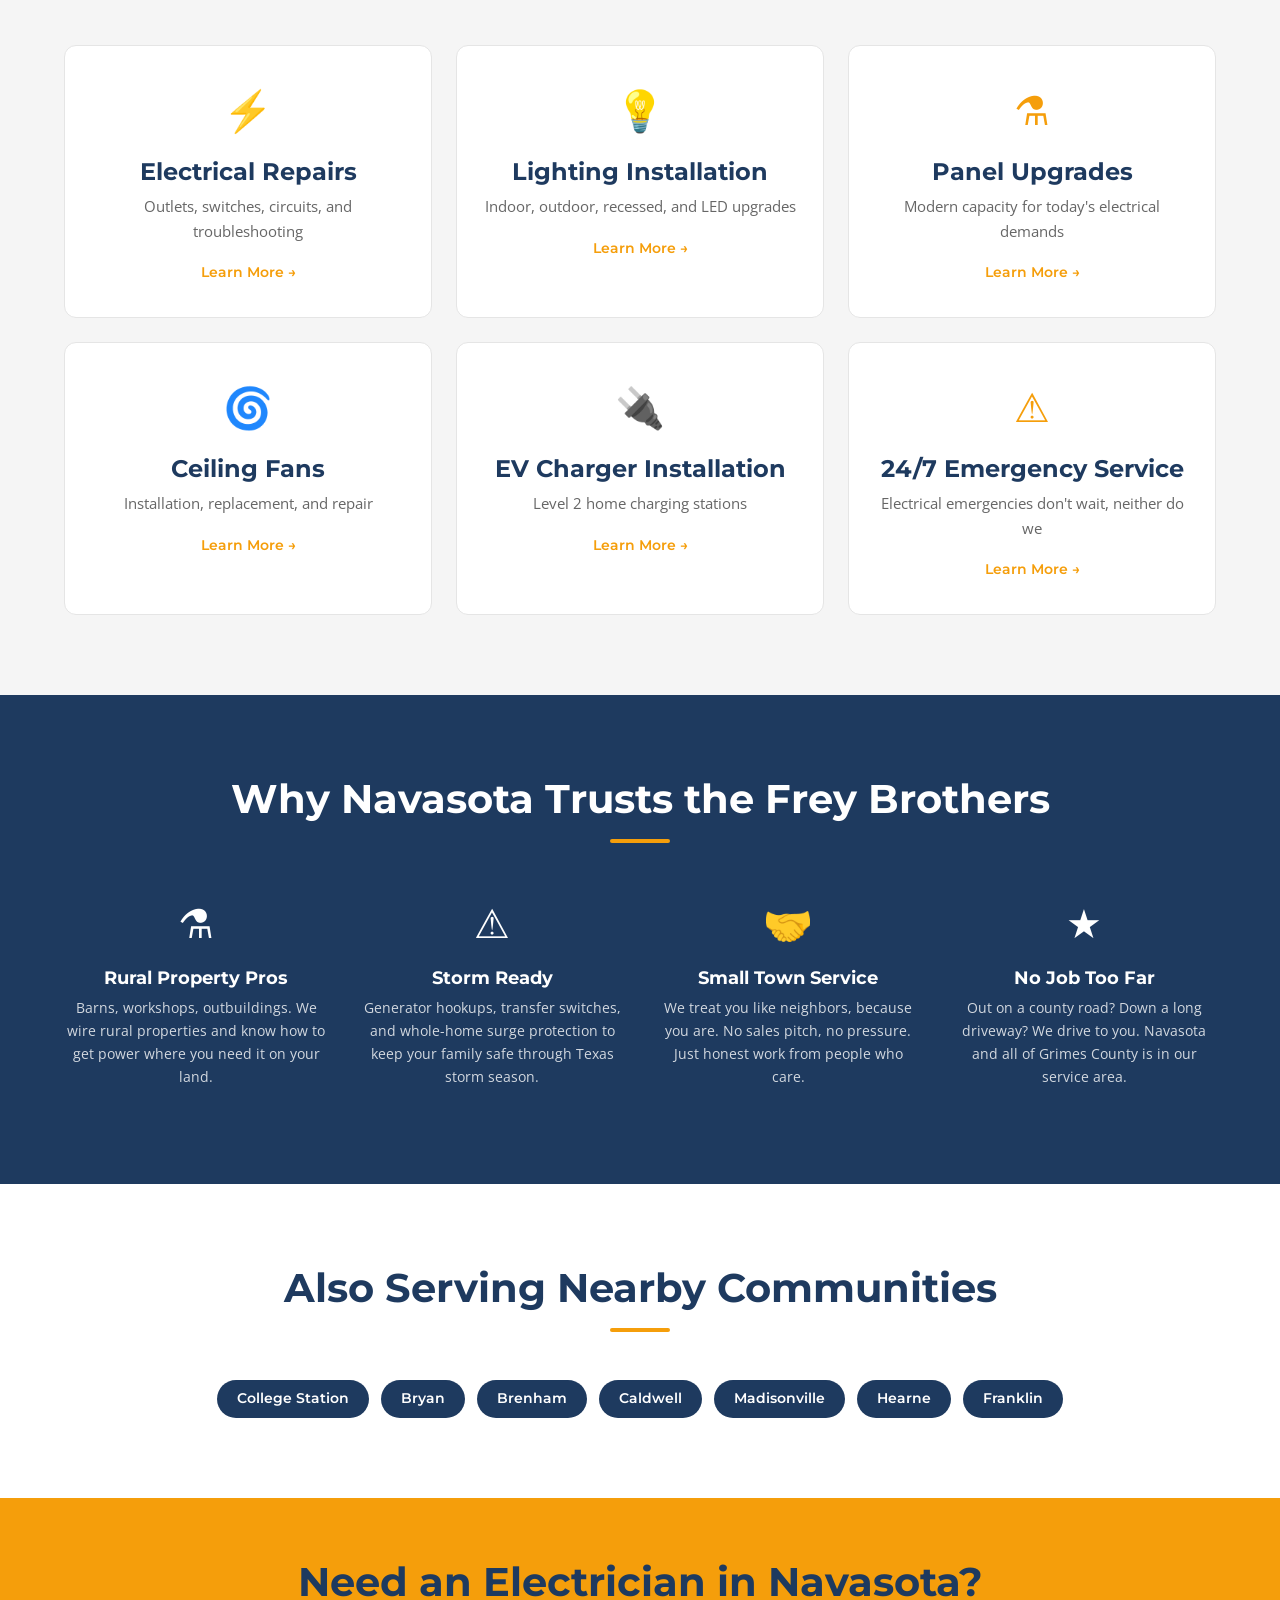
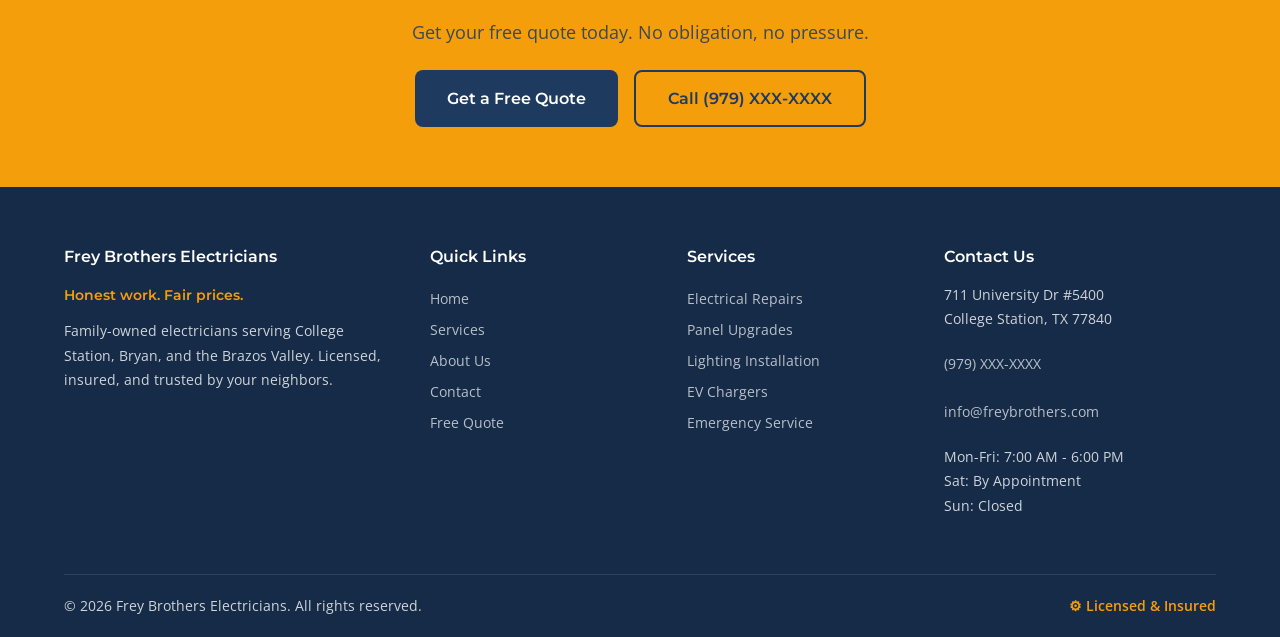
<file: areas/navasota.html>
<!DOCTYPE html>
<html lang="en">
<head>
  <meta charset="UTF-8">
  <meta name="viewport" content="width=device-width, initial-scale=1.0">
  <title>Electrician in Navasota TX | Frey Brothers Electricians</title>
  <meta name="description" content="Frey Brothers Electricians serves Navasota, TX. Family-owned, licensed, and insured. Electrical repairs, panel upgrades, lighting, EV chargers, and 24/7 emergency service.">
  <link rel="stylesheet" href="../css/styles.css">
</head>
<body>

  <a href="#main" class="skip-link">Skip to main content</a>

  <header class="site-header">
    <div class="header-inner">
      <a href="../index.html" class="logo">
        <span class="logo-name">FREY BROTHERS</span>
        <span class="logo-sub">Electricians</span>
      </a>
      <nav class="nav-desktop">
        <a href="../index.html">Home</a>
        <a href="../services.html">Services</a>
        <div class="nav-dropdown">
          <span class="active">Service Areas</span>
          <div class="nav-dropdown-menu">
            <a href="college-station.html">College Station</a>
            <a href="bryan.html">Bryan</a>
            <a href="navasota.html">Navasota</a>
            <a href="brenham.html">Brenham</a>
            <a href="caldwell.html">Caldwell</a>
            <a href="madisonville.html">Madisonville</a>
            <a href="hearne.html">Hearne</a>
            <a href="franklin.html">Franklin</a>
          </div>
        </div>
        <a href="../about.html">About Us</a>
        <a href="../contact.html">Contact</a>
      </nav>
      <div class="header-cta">
        <a href="tel:+19795551234" class="header-phone">&#9742; (979) XXX-XXXX</a>
        <a href="../contact.html" class="btn btn-primary btn-sm">Free Quote</a>
      </div>
      <button class="hamburger" aria-label="Menu">
        <span></span><span></span><span></span>
      </button>
    </div>
  </header>

  <nav class="nav-mobile">
    <button class="close-btn" aria-label="Close menu">&times;</button>
    <a href="../index.html">Home</a>
    <a href="../services.html">Services</a>
    <a href="#" class="mobile-dropdown-toggle" onclick="this.nextElementSibling.classList.toggle('open'); return false;">Service Areas &#9660;</a>
    <div class="mobile-dropdown-items">
      <a href="college-station.html">College Station</a>
      <a href="bryan.html">Bryan</a>
      <a href="navasota.html">Navasota</a>
      <a href="brenham.html">Brenham</a>
      <a href="caldwell.html">Caldwell</a>
      <a href="madisonville.html">Madisonville</a>
      <a href="hearne.html">Hearne</a>
      <a href="franklin.html">Franklin</a>
    </div>
    <a href="../about.html">About Us</a>
    <a href="../contact.html">Contact</a>
    <a href="tel:+19795551234" class="mobile-phone">&#9742; (979) XXX-XXXX</a>
  </nav>

  <main id="main">

    <!-- HERO -->
    <section class="hero-compact">
      <div class="container">
        <h1>Electrician in Navasota, TX</h1>
        <p>The Blues Capital of Texas. Small-town roots, reliable electrical service for homes, farms, and everything in between.</p>
        <div class="breadcrumb">
          <a href="../index.html">Home</a><span class="sep">/</span><a href="#">Service Areas</a><span class="sep">/</span><span>Navasota</span>
        </div>
      </div>
    </section>

    <!-- INTRO -->
    <section class="section bg-white">
      <div class="container">
        <div class="about-story fade-up">
          <div class="about-text" style="max-width: 800px; margin: 0 auto;">
            <h2>Down-to-Earth Electricians for Navasota and Grimes County</h2>
            <div class="accent-bar" style="margin: 16px 0 24px;"></div>
            <p>Navasota is the kind of place where people still wave from their trucks and know their neighbors by name. It is also the kind of place where properties come in all shapes and sizes. You might have a house in town that was built in the 1950s and still has its original panel. Or you might be on ten acres outside of town with a barn, a workshop, and an outbuilding that all need power run to them. Either way, Frey Brothers Electricians is the crew to call.</p>
            <p>Living in Grimes County means dealing with Texas weather. Summer storms and power outages are a fact of life out here. We install whole-home generators and transfer switches so your family is never left in the dark. We also set up surge protection systems to keep your appliances and electronics safe when the power comes back on and spikes.</p>
            <p>For folks with larger rural properties, we install security lighting, wire workshops and barns for tools and equipment, and run dedicated circuits for welders, compressors, and other heavy-draw machinery. We understand that out here, your electrical system is not just about comfort. It is about keeping your property and livelihood running.</p>
            <p class="highlight">Whether you are in town or twenty minutes down a county road, give us a call for a free estimate. We will come to you.</p>
          </div>
        </div>
      </div>
    </section>

    <!-- SERVICES WE OFFER -->
    <section class="section bg-light">
      <div class="container">
        <div class="section-header">
          <h2>Electrical Services in Navasota</h2>
          <p>Full-service residential and commercial electrical work</p>
          <div class="accent-bar"></div>
        </div>
        <div class="services-grid">
          <div class="service-card fade-up">
            <div class="card-icon">&#9889;</div>
            <h3>Electrical Repairs</h3>
            <p>Outlets, switches, circuits, and troubleshooting</p>
            <a href="../services.html" class="card-link">Learn More &rarr;</a>
          </div>
          <div class="service-card fade-up">
            <div class="card-icon">&#128161;</div>
            <h3>Lighting Installation</h3>
            <p>Indoor, outdoor, recessed, and LED upgrades</p>
            <a href="../services.html" class="card-link">Learn More &rarr;</a>
          </div>
          <div class="service-card fade-up">
            <div class="card-icon">&#9879;</div>
            <h3>Panel Upgrades</h3>
            <p>Modern capacity for today's electrical demands</p>
            <a href="../services.html" class="card-link">Learn More &rarr;</a>
          </div>
          <div class="service-card fade-up">
            <div class="card-icon">&#127744;</div>
            <h3>Ceiling Fans</h3>
            <p>Installation, replacement, and repair</p>
            <a href="../services.html" class="card-link">Learn More &rarr;</a>
          </div>
          <div class="service-card fade-up">
            <div class="card-icon">&#128268;</div>
            <h3>EV Charger Installation</h3>
            <p>Level 2 home charging stations</p>
            <a href="../services.html" class="card-link">Learn More &rarr;</a>
          </div>
          <div class="service-card fade-up">
            <div class="card-icon">&#9888;</div>
            <h3>24/7 Emergency Service</h3>
            <p>Electrical emergencies don't wait, neither do we</p>
            <a href="../services.html" class="card-link">Learn More &rarr;</a>
          </div>
        </div>
      </div>
    </section>

    <!-- WHY FREY BROTHERS -->
    <section class="section bg-primary text-white">
      <div class="container">
        <div class="section-header">
          <h2>Why Navasota Trusts the Frey Brothers</h2>
          <div class="accent-bar"></div>
        </div>
        <div class="why-grid">
          <div class="why-item fade-up">
            <div class="why-icon">&#9879;</div>
            <h3>Rural Property Pros</h3>
            <p>Barns, workshops, outbuildings. We wire rural properties and know how to get power where you need it on your land.</p>
          </div>
          <div class="why-item fade-up">
            <div class="why-icon">&#9888;</div>
            <h3>Storm Ready</h3>
            <p>Generator hookups, transfer switches, and whole-home surge protection to keep your family safe through Texas storm season.</p>
          </div>
          <div class="why-item fade-up">
            <div class="why-icon">&#129309;</div>
            <h3>Small Town Service</h3>
            <p>We treat you like neighbors, because you are. No sales pitch, no pressure. Just honest work from people who care.</p>
          </div>
          <div class="why-item fade-up">
            <div class="why-icon">&#9733;</div>
            <h3>No Job Too Far</h3>
            <p>Out on a county road? Down a long driveway? We drive to you. Navasota and all of Grimes County is in our service area.</p>
          </div>
        </div>
      </div>
    </section>

    <!-- OTHER AREAS -->
    <section class="section bg-white">
      <div class="container text-center">
        <div class="section-header">
          <h2>Also Serving Nearby Communities</h2>
          <div class="accent-bar"></div>
        </div>
        <div class="area-pills">
          <a href="college-station.html" class="area-pill">College Station</a>
          <a href="bryan.html" class="area-pill">Bryan</a>
          <a href="brenham.html" class="area-pill">Brenham</a>
          <a href="caldwell.html" class="area-pill">Caldwell</a>
          <a href="madisonville.html" class="area-pill">Madisonville</a>
          <a href="hearne.html" class="area-pill">Hearne</a>
          <a href="franklin.html" class="area-pill">Franklin</a>
        </div>
      </div>
    </section>

    <!-- CTA -->
    <section class="cta-banner">
      <div class="container">
        <h2>Need an Electrician in Navasota?</h2>
        <p>Get your free quote today. No obligation, no pressure.</p>
        <div class="btn-group">
          <a href="../contact.html" class="btn btn-navy">Get a Free Quote</a>
          <a href="tel:+19795551234" class="btn btn-outline">Call (979) XXX-XXXX</a>
        </div>
      </div>
    </section>

  </main>

  <footer class="site-footer">
    <div class="container">
      <div class="footer-grid">
        <div class="footer-col">
          <h4>Frey Brothers Electricians</h4>
          <p class="footer-tagline">Honest work. Fair prices.</p>
          <p>Family-owned electricians serving College Station, Bryan, and the Brazos Valley. Licensed, insured, and trusted by your neighbors.</p>
        </div>
        <div class="footer-col">
          <h4>Quick Links</h4>
          <a href="../index.html">Home</a>
          <a href="../services.html">Services</a>
          <a href="../about.html">About Us</a>
          <a href="../contact.html">Contact</a>
          <a href="../contact.html">Free Quote</a>
        </div>
        <div class="footer-col">
          <h4>Services</h4>
          <a href="../services.html">Electrical Repairs</a>
          <a href="../services.html">Panel Upgrades</a>
          <a href="../services.html">Lighting Installation</a>
          <a href="../services.html">EV Chargers</a>
          <a href="../services.html">Emergency Service</a>
        </div>
        <div class="footer-col">
          <h4>Contact Us</h4>
          <p>711 University Dr #5400<br>College Station, TX 77840</p>
          <p><a href="tel:+19795551234">(979) XXX-XXXX</a></p>
          <p><a href="mailto:info@freybrothers.com">info@freybrothers.com</a></p>
          <p>Mon-Fri: 7:00 AM - 6:00 PM<br>Sat: By Appointment<br>Sun: Closed</p>
        </div>
      </div>
      <div class="footer-bottom">
        <span>&copy; 2026 Frey Brothers Electricians. All rights reserved.</span>
        <span class="footer-badge">&#9881; Licensed &amp; Insured</span>
      </div>
    </div>
  </footer>

  <script src="../js/main.js"></script>
</body>
</html>
</file>
<file: css/styles.css>
/* ============================================
   FREY BROTHERS ELECTRICIANS — Design System
   ============================================ */

@import url('https://fonts.googleapis.com/css2?family=Montserrat:wght@600;700;800&family=Open+Sans:wght@400;600&display=swap');

/* --- CSS Reset --- */
*, *::before, *::after { box-sizing: border-box; margin: 0; padding: 0; }
html { scroll-behavior: smooth; }
body {
  font-family: 'Open Sans', sans-serif;
  font-size: 16px;
  line-height: 1.6;
  color: var(--text);
  background: var(--white);
  overflow-x: hidden;
}
img { max-width: 100%; display: block; }
a { text-decoration: none; color: inherit; }
ul { list-style: none; }
button, input, select, textarea {
  font-family: inherit;
  font-size: inherit;
  border: none;
  outline: none;
}

/* --- Custom Properties --- */
:root {
  --primary: #1e3a5f;
  --primary-dark: #152b47;
  --primary-light: #2a4f7a;
  --secondary: #f59e0b;
  --secondary-dark: #d97706;
  --secondary-light: #fbbf24;
  --bg-light: #f5f5f5;
  --text: #333333;
  --text-light: #666666;
  --white: #ffffff;
  --danger: #dc2626;
  --shadow-sm: 0 1px 3px rgba(0,0,0,0.1);
  --shadow-md: 0 4px 12px rgba(0,0,0,0.1);
  --shadow-lg: 0 8px 30px rgba(0,0,0,0.15);
  --radius: 8px;
  --radius-lg: 12px;
  --transition: 0.3s ease;
}

/* --- Typography --- */
h1, h2, h3, h4, h5, h6 {
  font-family: 'Montserrat', sans-serif;
  color: var(--primary);
  line-height: 1.2;
}
h1 { font-size: clamp(2rem, 5vw, 3.5rem); font-weight: 800; }
h2 { font-size: clamp(1.5rem, 3.5vw, 2.5rem); font-weight: 700; }
h3 { font-size: clamp(1.2rem, 2.5vw, 1.5rem); font-weight: 700; }
h4 { font-size: 1.1rem; font-weight: 600; }
p { margin-bottom: 1rem; }

/* --- Utility --- */
.container { max-width: 1200px; margin: 0 auto; padding: 0 24px; }
.section { padding: 80px 0; }
.section-sm { padding: 40px 0; }
.text-center { text-align: center; }
.text-white { color: var(--white); }
.text-white h1, .text-white h2, .text-white h3 { color: var(--white); }
.bg-primary { background: var(--primary); }
.bg-light { background: var(--bg-light); }
.bg-white { background: var(--white); }
.bg-secondary { background: var(--secondary); }

.section-header { text-align: center; margin-bottom: 48px; }
.section-header p { color: var(--text-light); max-width: 600px; margin: 12px auto 0; font-size: 1.1rem; }
.section-header .accent-bar {
  width: 60px; height: 4px; background: var(--secondary);
  margin: 16px auto 0; border-radius: 2px;
}

/* --- Buttons --- */
.btn {
  display: inline-flex; align-items: center; justify-content: center; gap: 8px;
  padding: 14px 32px; border-radius: var(--radius); font-weight: 600;
  font-family: 'Montserrat', sans-serif; cursor: pointer;
  transition: transform var(--transition), box-shadow var(--transition);
  text-align: center;
}
.btn:hover { transform: translateY(-2px); box-shadow: var(--shadow-md); }
.btn:active { transform: scale(0.98); }

.btn-primary { background: var(--secondary); color: var(--primary); }
.btn-primary:hover { background: var(--secondary-dark); }

.btn-secondary { background: transparent; color: var(--white); border: 2px solid var(--white); }
.btn-secondary:hover { background: rgba(255,255,255,0.1); }

.btn-navy { background: var(--primary); color: var(--white); }
.btn-navy:hover { background: var(--primary-dark); }

.btn-outline { background: transparent; color: var(--primary); border: 2px solid var(--primary); }
.btn-outline:hover { background: var(--primary); color: var(--white); }

.btn-sm { padding: 10px 20px; font-size: 0.9rem; }
.btn-full { width: 100%; }

/* --- Header --- */
.site-header {
  position: fixed; top: 0; left: 0; right: 0; z-index: 1000;
  background: var(--white); transition: all var(--transition);
}
.site-header.scrolled { box-shadow: var(--shadow-md); }

.header-inner {
  display: flex; align-items: center; justify-content: space-between;
  max-width: 1200px; margin: 0 auto; padding: 16px 24px;
  transition: padding var(--transition);
}
.site-header.scrolled .header-inner { padding: 10px 24px; }

.logo { display: flex; flex-direction: column; }
.logo-name {
  font-family: 'Montserrat', sans-serif; font-weight: 800;
  font-size: 1.4rem; color: var(--primary); line-height: 1;
}
.logo-sub {
  font-family: 'Montserrat', sans-serif; font-weight: 600;
  font-size: 0.65rem; color: var(--secondary); letter-spacing: 3px;
  text-transform: uppercase; margin-top: 2px;
  border-top: 2px solid var(--secondary); padding-top: 2px;
}

.nav-desktop { display: flex; align-items: center; gap: 32px; }
.nav-desktop a, .nav-dropdown > span {
  font-family: 'Montserrat', sans-serif; font-weight: 600;
  font-size: 0.95rem; color: var(--text); position: relative;
  transition: color var(--transition); cursor: pointer;
}
.nav-desktop a::after {
  content: ''; position: absolute; bottom: -4px; left: 0;
  width: 0; height: 2px; background: var(--secondary);
  transition: width var(--transition);
}
.nav-desktop a:hover, .nav-desktop a.active { color: var(--primary); }
.nav-desktop a:hover::after, .nav-desktop a.active::after { width: 100%; }

/* Nav Dropdown */
.nav-dropdown { position: relative; }
.nav-dropdown > span { display: flex; align-items: center; gap: 4px; }
.nav-dropdown > span::after {
  content: ''; display: inline-block;
  width: 6px; height: 6px; border-right: 2px solid var(--text);
  border-bottom: 2px solid var(--text); transform: rotate(45deg);
  margin-top: -3px; transition: transform var(--transition);
}
.nav-dropdown:hover > span::after { transform: rotate(-135deg); margin-top: 3px; }
.nav-dropdown:hover > span { color: var(--primary); }

.nav-dropdown-menu {
  position: absolute; top: 100%; left: 50%; transform: translateX(-50%);
  background: var(--white); border-radius: var(--radius);
  box-shadow: var(--shadow-lg); padding: 8px 0;
  min-width: 220px; opacity: 0; visibility: hidden;
  transition: opacity var(--transition), visibility var(--transition);
  margin-top: 12px; z-index: 100;
}
.nav-dropdown-menu::before {
  content: ''; position: absolute; top: -8px; left: 50%;
  transform: translateX(-50%); border-left: 8px solid transparent;
  border-right: 8px solid transparent; border-bottom: 8px solid var(--white);
}
.nav-dropdown:hover .nav-dropdown-menu { opacity: 1; visibility: visible; }

.nav-dropdown-menu a {
  display: block; padding: 10px 20px; font-size: 0.9rem;
  color: var(--text); transition: background var(--transition), color var(--transition);
}
.nav-dropdown-menu a::after { display: none; }
.nav-dropdown-menu a:hover { background: var(--bg-light); color: var(--primary); }

/* Mobile dropdown */
.mobile-dropdown-toggle { display: flex; align-items: center; gap: 8px; }
.mobile-dropdown-items { display: none; flex-direction: column; gap: 12px; margin-top: 8px; }
.mobile-dropdown-items.open { display: flex; }
.mobile-dropdown-items a { font-size: 1.1rem !important; opacity: 0.8; }

.header-cta { display: flex; align-items: center; gap: 16px; }
.header-phone {
  font-family: 'Montserrat', sans-serif; font-weight: 700;
  color: var(--primary); font-size: 0.95rem;
}

/* Hamburger */
.hamburger { display: none; flex-direction: column; gap: 5px; cursor: pointer; padding: 4px; background: none; }
.hamburger span {
  width: 28px; height: 3px; background: var(--primary); border-radius: 2px;
  transition: all var(--transition);
}
.hamburger.open span:nth-child(1) { transform: rotate(45deg) translate(5px, 6px); }
.hamburger.open span:nth-child(2) { opacity: 0; }
.hamburger.open span:nth-child(3) { transform: rotate(-45deg) translate(5px, -6px); }

/* Mobile Nav */
.nav-mobile {
  position: fixed; top: 0; right: -100%; width: 100%; height: 100vh;
  background: var(--primary); z-index: 999;
  display: flex; flex-direction: column; align-items: center; justify-content: center;
  gap: 32px; transition: right var(--transition);
}
.nav-mobile.open { right: 0; }
.nav-mobile a {
  font-family: 'Montserrat', sans-serif; font-weight: 700;
  font-size: 1.5rem; color: var(--white);
  transition: color var(--transition);
}
.nav-mobile a:hover { color: var(--secondary); }
.nav-mobile .mobile-phone {
  font-family: 'Montserrat', sans-serif; font-weight: 700;
  font-size: 1.2rem; color: var(--secondary); margin-top: 16px;
}
.nav-mobile .close-btn {
  position: absolute; top: 20px; right: 24px;
  font-size: 2rem; color: var(--white); cursor: pointer; background: none;
}

/* --- Hero --- */
.hero {
  min-height: 85vh; display: flex; align-items: center;
  background: linear-gradient(135deg, var(--primary) 0%, var(--primary-dark) 100%);
  position: relative; overflow: hidden; margin-top: 72px;
}
.hero-video {
  position: absolute; inset: 0; width: 100%; height: 100%;
  object-fit: cover; z-index: 0;
}
.hero::before {
  content: ''; position: absolute; inset: 0; z-index: 1;
  background: rgba(30, 58, 95, 0.7);
}
.hero-content { position: relative; z-index: 1; max-width: 700px; }
.hero-badge {
  display: inline-block; padding: 6px 16px; border-radius: 50px;
  background: rgba(245,158,11,0.15); color: var(--secondary);
  font-family: 'Montserrat', sans-serif; font-weight: 600;
  font-size: 0.8rem; letter-spacing: 1.5px; text-transform: uppercase;
  margin-bottom: 20px;
}
.hero h1 { color: var(--white); margin-bottom: 16px; }
.hero p { color: rgba(255,255,255,0.85); font-size: 1.2rem; margin-bottom: 32px; }
.hero-buttons { display: flex; gap: 16px; flex-wrap: wrap; }

.scroll-indicator {
  position: absolute; bottom: 32px; left: 50%; transform: translateX(-50%);
  color: rgba(255,255,255,0.5); font-size: 1.5rem; animation: bounce 2s infinite;
}
@keyframes bounce {
  0%, 100% { transform: translateX(-50%) translateY(0); }
  50% { transform: translateX(-50%) translateY(8px); }
}

/* Compact hero for inner pages */
.hero-compact {
  min-height: 40vh; display: flex; align-items: center;
  background: linear-gradient(135deg, var(--primary) 0%, var(--primary-dark) 100%);
  margin-top: 72px; text-align: center;
}
.hero-compact .container { width: 100%; }
.hero-compact h1 { color: var(--white); margin-bottom: 12px; }
.hero-compact p { color: rgba(255,255,255,0.85); font-size: 1.1rem; }
.breadcrumb { margin-top: 16px; }
.breadcrumb a, .breadcrumb span {
  font-size: 0.9rem; color: rgba(255,255,255,0.6);
}
.breadcrumb a:hover { color: var(--secondary); }
.breadcrumb .sep { margin: 0 8px; }

/* --- Trust Badges --- */
.trust-badges {
  background: var(--bg-light); border-bottom: 1px solid #e5e5e5;
}
.badges-grid {
  display: grid; grid-template-columns: repeat(4, 1fr);
  gap: 24px; text-align: center; padding: 32px 0;
}
.badge-item { display: flex; flex-direction: column; align-items: center; gap: 8px; }
.badge-icon {
  font-size: 2rem; color: var(--secondary);
}
.badge-text {
  font-family: 'Montserrat', sans-serif; font-weight: 600;
  font-size: 0.9rem; color: var(--primary);
}

/* --- Service Cards --- */
.services-grid {
  display: grid; grid-template-columns: repeat(3, 1fr);
  gap: 24px;
}
.service-card {
  background: var(--white); border: 1px solid #e5e5e5;
  border-radius: var(--radius-lg); padding: 32px 24px;
  text-align: center; transition: transform var(--transition), box-shadow var(--transition);
}
.service-card:hover { transform: translateY(-4px); box-shadow: var(--shadow-lg); }
.service-card .card-icon {
  font-size: 2.5rem; color: var(--secondary); margin-bottom: 16px;
}
.service-card h3 { margin-bottom: 8px; }
.service-card p { color: var(--text-light); font-size: 0.95rem; margin-bottom: 16px; }
.service-card .card-link {
  font-family: 'Montserrat', sans-serif; font-weight: 600;
  font-size: 0.9rem; color: var(--secondary);
  transition: color var(--transition);
}
.service-card .card-link:hover { color: var(--secondary-dark); }

/* --- Why Choose Us --- */
.why-grid {
  display: grid; grid-template-columns: repeat(4, 1fr);
  gap: 32px; text-align: center;
}
.why-item .why-icon { font-size: 2.5rem; margin-bottom: 12px; }
.why-item h3 { color: var(--white); margin-bottom: 8px; font-size: 1.1rem; }
.why-item p { color: rgba(255,255,255,0.8); font-size: 0.9rem; }

/* --- Testimonials --- */
.testimonials-grid {
  display: grid; grid-template-columns: repeat(3, 1fr);
  gap: 24px;
}
.testimonial-card {
  background: var(--white); border-radius: var(--radius-lg);
  padding: 32px; box-shadow: var(--shadow-sm);
  transition: box-shadow var(--transition);
}
.testimonial-card:hover { box-shadow: var(--shadow-md); }
.testimonial-quote-mark {
  font-size: 3rem; color: var(--secondary); line-height: 1;
  font-family: Georgia, serif; margin-bottom: 8px;
}
.testimonial-card blockquote {
  font-style: italic; color: var(--text); font-size: 1rem;
  margin-bottom: 16px; line-height: 1.6;
}
.testimonial-stars { color: var(--secondary); margin-bottom: 8px; font-size: 1rem; }
.testimonial-author { font-weight: 600; color: var(--text-light); font-size: 0.9rem; }

/* --- Service Area --- */
.area-pills {
  display: flex; flex-wrap: wrap; justify-content: center; gap: 12px;
  margin-top: 24px;
}
.area-pill {
  background: var(--primary); color: var(--white);
  padding: 8px 20px; border-radius: 50px;
  font-family: 'Montserrat', sans-serif; font-weight: 600;
  font-size: 0.85rem;
}

.map-placeholder {
  background: #ddd; border-radius: var(--radius);
  height: 250px; display: flex; align-items: center; justify-content: center;
  color: var(--text-light); font-size: 1rem; margin-top: 32px;
}

/* --- CTA Banner --- */
.cta-banner { background: var(--secondary); padding: 60px 0; text-align: center; }
.cta-banner h2 { color: var(--primary); margin-bottom: 12px; }
.cta-banner p { color: var(--primary); opacity: 0.85; font-size: 1.1rem; max-width: 500px; margin: 0 auto 24px; }
.cta-banner .btn-group { display: flex; gap: 16px; justify-content: center; flex-wrap: wrap; }

/* --- Services Page --- */
.service-group {
  background: var(--white); border-radius: var(--radius-lg);
  padding: 32px; margin-bottom: 24px;
  border: 1px solid #e5e5e5;
  transition: box-shadow var(--transition);
}
.service-group:hover { box-shadow: var(--shadow-md); }
.service-group-header {
  display: flex; align-items: center; gap: 16px; margin-bottom: 16px;
  cursor: pointer;
}
.service-group-header .group-icon { font-size: 2rem; color: var(--secondary); }
.service-group-header h3 { flex: 1; }
.service-group-header .chevron {
  font-size: 1.2rem; color: var(--text-light);
  transition: transform var(--transition);
}
.service-group.open .chevron { transform: rotate(180deg); }

.service-group-body { display: none; }
.service-group.open .service-group-body { display: block; }

.service-group p.group-desc {
  color: var(--text-light); margin-bottom: 16px; font-size: 0.95rem;
}
.service-list {
  display: grid; grid-template-columns: repeat(2, 1fr); gap: 8px;
}
.service-list li {
  padding: 8px 0 8px 24px; position: relative; color: var(--text);
  font-size: 0.95rem;
}
.service-list li::before {
  content: ''; position: absolute; left: 0; top: 14px;
  width: 8px; height: 8px; border-radius: 50%;
  background: var(--secondary);
}

/* --- About Page --- */
.about-story {
  display: grid; grid-template-columns: 1fr 1fr; gap: 48px; align-items: center;
}
.about-photo-placeholder {
  background: linear-gradient(135deg, #ddd, #ccc);
  border-radius: var(--radius-lg); height: 400px;
  display: flex; align-items: center; justify-content: center;
  color: var(--text-light); font-size: 1rem; text-align: center;
}
.about-text p { color: var(--text); line-height: 1.8; }
.about-text .highlight {
  font-family: 'Montserrat', sans-serif; font-weight: 700;
  color: var(--primary); font-size: 1.1rem;
}

.why-brothers-grid {
  display: grid; grid-template-columns: repeat(3, 1fr); gap: 24px;
}
.why-brother-card {
  text-align: center; padding: 32px 24px;
  background: var(--white); border-radius: var(--radius-lg);
  box-shadow: var(--shadow-sm);
}
.why-brother-card .wb-icon { font-size: 2.5rem; margin-bottom: 12px; }
.why-brother-card h3 { margin-bottom: 8px; }
.why-brother-card p { color: var(--text-light); font-size: 0.9rem; }

.credentials-grid {
  display: grid; grid-template-columns: repeat(3, 1fr);
  gap: 24px; text-align: center;
}
.credential-item {
  padding: 24px; border: 1px solid rgba(255,255,255,0.15);
  border-radius: var(--radius); background: rgba(255,255,255,0.05);
}
.credential-item .cred-icon { font-size: 2rem; margin-bottom: 8px; }
.credential-item p { color: var(--white); font-weight: 600; font-size: 0.95rem; }

/* --- Contact Page --- */
.contact-layout {
  display: grid; grid-template-columns: 1.2fr 0.8fr; gap: 48px;
}

.form-group { margin-bottom: 20px; }
.form-group label {
  display: block; font-weight: 600; margin-bottom: 6px;
  color: var(--text); font-size: 0.9rem;
}
.form-group label .required { color: var(--danger); }
.form-group input,
.form-group select,
.form-group textarea {
  width: 100%; padding: 12px 16px;
  border: 2px solid #e0e0e0; border-radius: var(--radius);
  background: var(--white); color: var(--text);
  transition: border-color var(--transition), box-shadow var(--transition);
}
.form-group input:focus,
.form-group select:focus,
.form-group textarea:focus {
  border-color: var(--secondary);
  box-shadow: 0 0 0 3px rgba(245,158,11,0.15);
}
.form-group textarea { resize: vertical; min-height: 120px; }

.radio-group { display: flex; gap: 24px; margin-top: 4px; }
.radio-group label {
  display: flex; align-items: center; gap: 8px; font-weight: 400; cursor: pointer;
}
.radio-group input[type="radio"] {
  width: 18px; height: 18px; accent-color: var(--secondary);
}

.contact-info-card {
  background: var(--bg-light); border-radius: var(--radius-lg); padding: 32px;
}
.contact-info-card h3 { margin-bottom: 24px; }
.contact-detail {
  display: flex; gap: 12px; margin-bottom: 20px;
}
.contact-detail .cd-icon { font-size: 1.3rem; color: var(--secondary); flex-shrink: 0; margin-top: 2px; }
.contact-detail p { margin-bottom: 0; }
.contact-detail a { color: var(--primary); font-weight: 600; }
.contact-detail a:hover { color: var(--secondary); }

.emergency-banner {
  background: linear-gradient(135deg, var(--danger), #b91c1c);
  border-radius: var(--radius-lg); padding: 40px; text-align: center;
  color: var(--white); margin-top: 48px;
}
.emergency-banner h3 { color: var(--white); font-size: 1.5rem; margin-bottom: 8px; }
.emergency-banner .emergency-phone {
  font-family: 'Montserrat', sans-serif; font-weight: 800;
  font-size: 2rem; color: var(--white); display: block; margin: 16px 0;
}
.emergency-banner p { color: rgba(255,255,255,0.9); font-size: 0.95rem; }

/* --- Footer --- */
.site-footer { background: var(--primary-dark); color: rgba(255,255,255,0.8); padding-top: 60px; }
.footer-grid {
  display: grid; grid-template-columns: 1.2fr 0.8fr 0.8fr 1fr;
  gap: 40px; padding-bottom: 40px;
}
.footer-col h4 {
  color: var(--white); font-size: 1rem; margin-bottom: 16px;
  font-family: 'Montserrat', sans-serif;
}
.footer-col p { font-size: 0.9rem; line-height: 1.7; }
.footer-col a {
  display: block; font-size: 0.9rem; padding: 4px 0;
  color: rgba(255,255,255,0.7); transition: color var(--transition);
}
.footer-col a:hover { color: var(--secondary); }
.footer-tagline {
  color: var(--secondary); font-family: 'Montserrat', sans-serif;
  font-weight: 600; font-size: 0.9rem; margin-bottom: 12px;
}
.footer-bottom {
  border-top: 1px solid rgba(255,255,255,0.1);
  padding: 20px 0; display: flex; justify-content: space-between;
  align-items: center; font-size: 0.85rem;
}
.footer-badge { color: var(--secondary); font-weight: 600; }

/* --- Scroll Animations --- */
.fade-up {
  opacity: 0; transform: translateY(20px);
  transition: opacity 0.6s ease-out, transform 0.6s ease-out;
}
.fade-up.visible { opacity: 1; transform: translateY(0); }

/* --- Responsive --- */
@media (max-width: 1024px) {
  .services-grid { grid-template-columns: repeat(2, 1fr); }
  .why-grid { grid-template-columns: repeat(2, 1fr); gap: 24px; }
  .testimonials-grid { grid-template-columns: repeat(2, 1fr); }
  .about-story { grid-template-columns: 1fr; }
  .about-photo-placeholder { height: 300px; }
  .footer-grid { grid-template-columns: repeat(2, 1fr); }
  .credentials-grid { grid-template-columns: repeat(2, 1fr); }
  .why-brothers-grid { grid-template-columns: repeat(2, 1fr); }
  .contact-layout { grid-template-columns: 1fr; }
}

@media (max-width: 768px) {
  .section { padding: 60px 0; }

  .nav-desktop, .header-cta .btn { display: none; }
  .hamburger { display: flex; }
  .header-phone { display: none; }

  .hero { min-height: 70vh; margin-top: 64px; }
  .hero-compact { min-height: 30vh; margin-top: 64px; }
  .hero-buttons { flex-direction: column; }
  .hero-buttons .btn { width: 100%; }

  .badges-grid { grid-template-columns: repeat(2, 1fr); gap: 16px; }
  .services-grid { grid-template-columns: 1fr; }
  .why-grid { grid-template-columns: 1fr; }
  .testimonials-grid { grid-template-columns: 1fr; }
  .service-list { grid-template-columns: 1fr; }
  .footer-grid { grid-template-columns: 1fr; }
  .footer-bottom { flex-direction: column; gap: 8px; text-align: center; }
  .credentials-grid { grid-template-columns: 1fr; }
  .why-brothers-grid { grid-template-columns: 1fr; }

  .btn { width: 100%; }
  .cta-banner .btn-group { flex-direction: column; align-items: center; }
  .cta-banner .btn-group .btn { max-width: 300px; }
}

/* --- Skip to Content (A11y) --- */
.skip-link {
  position: absolute; top: -40px; left: 0;
  background: var(--primary); color: var(--white);
  padding: 8px 16px; z-index: 10000; font-size: 0.9rem;
  transition: top var(--transition);
}
.skip-link:focus { top: 0; }
</file>
